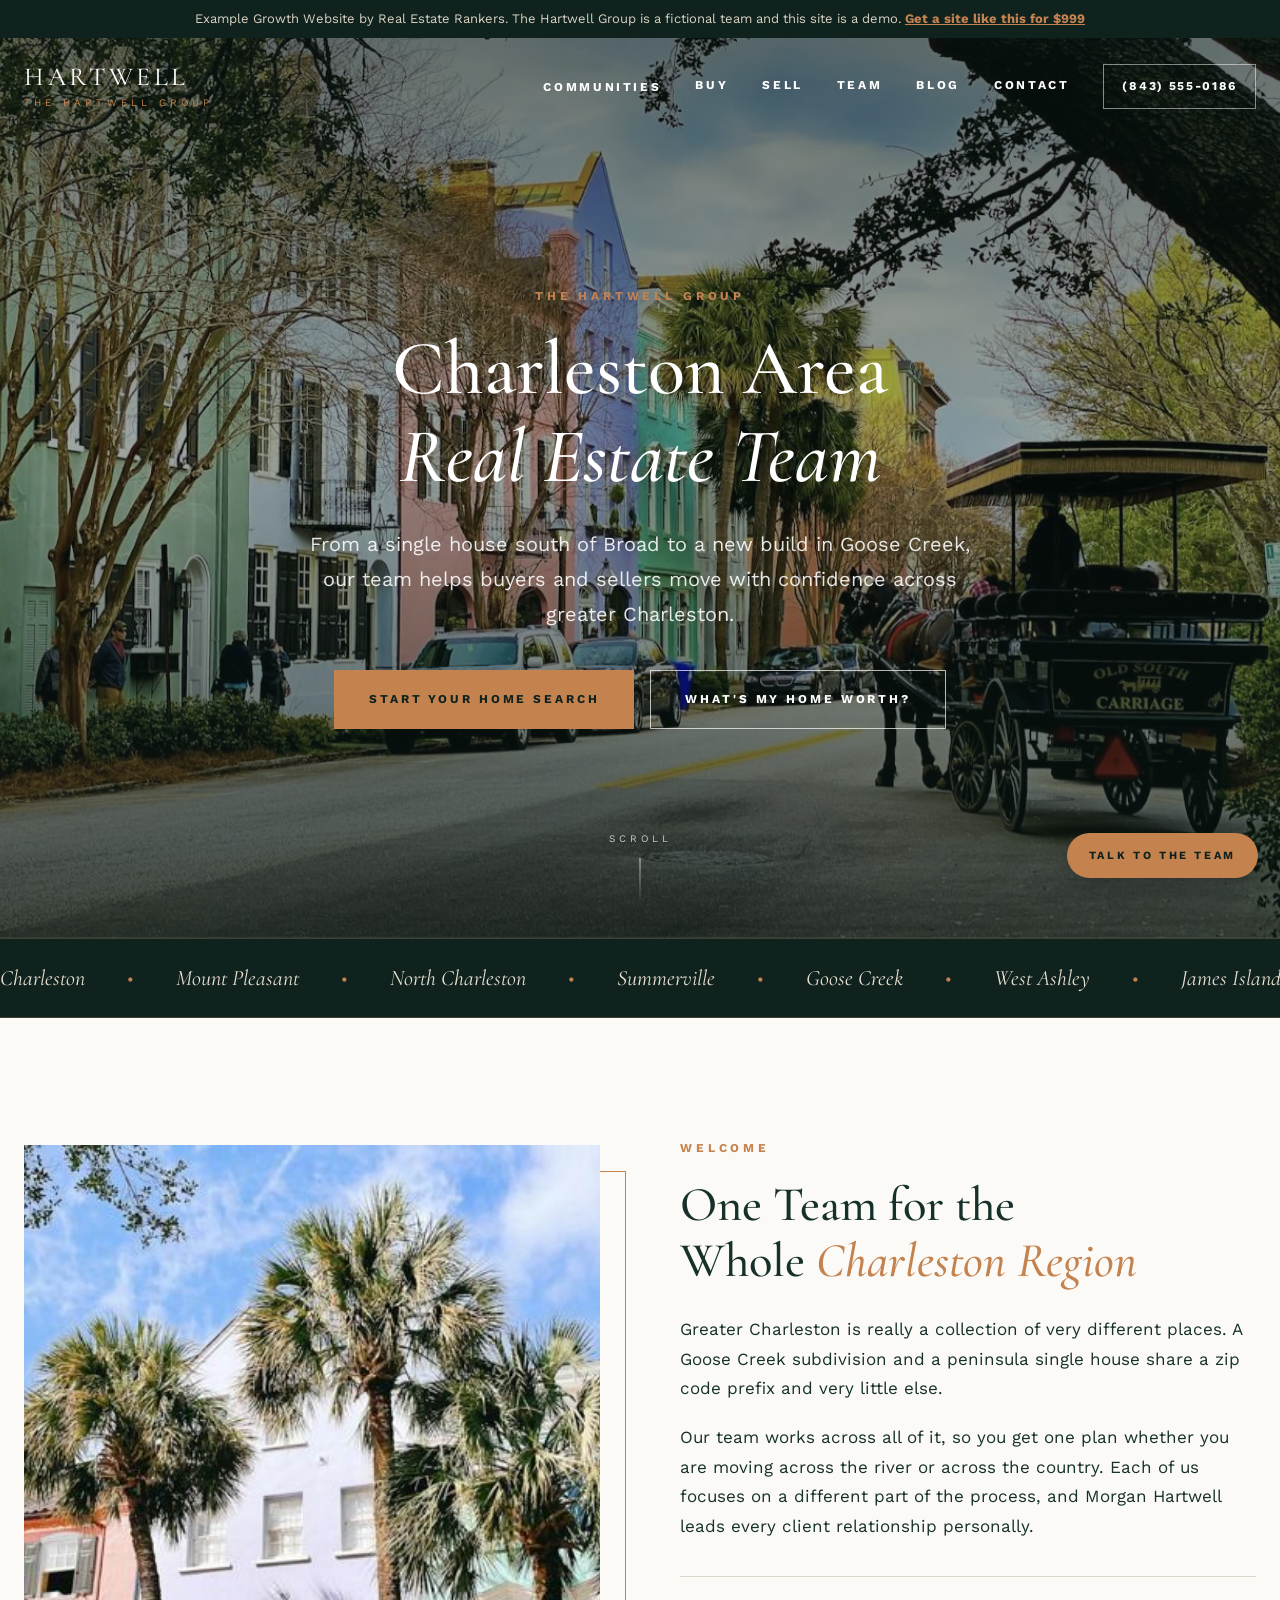
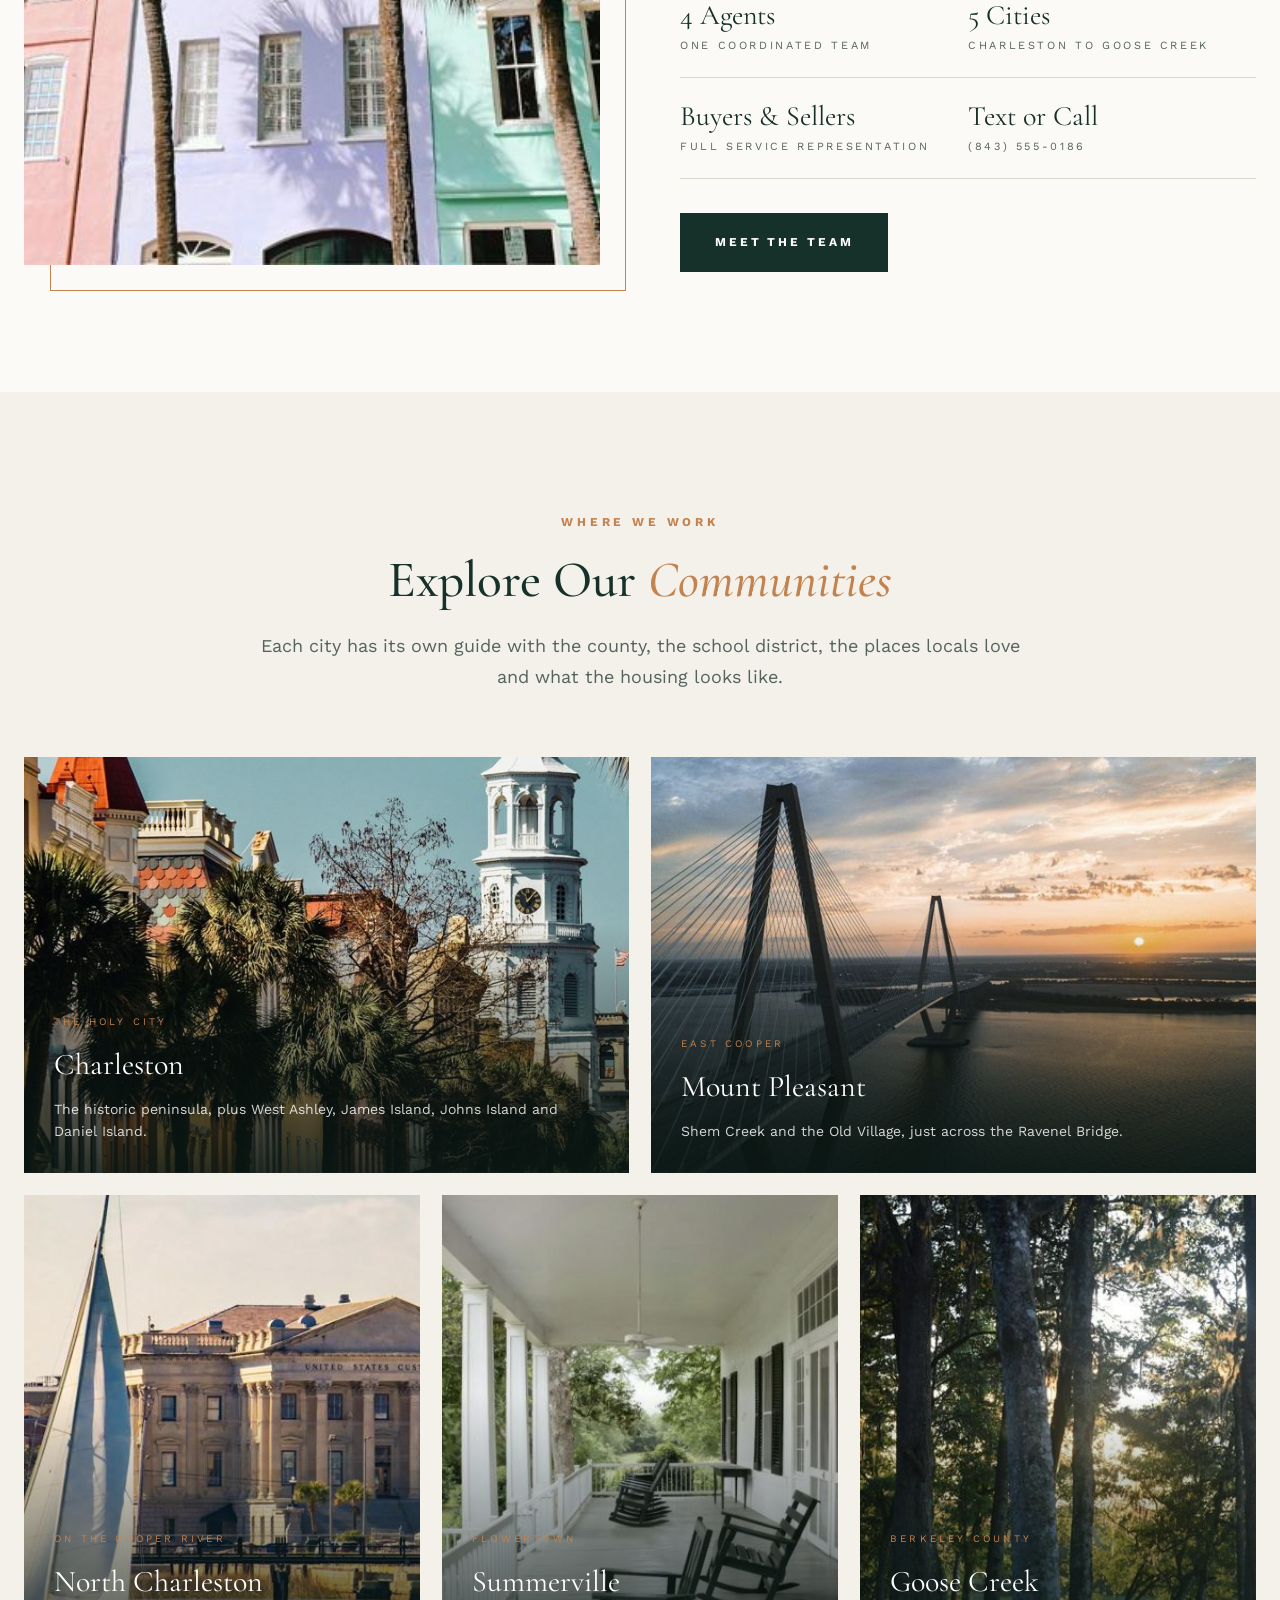
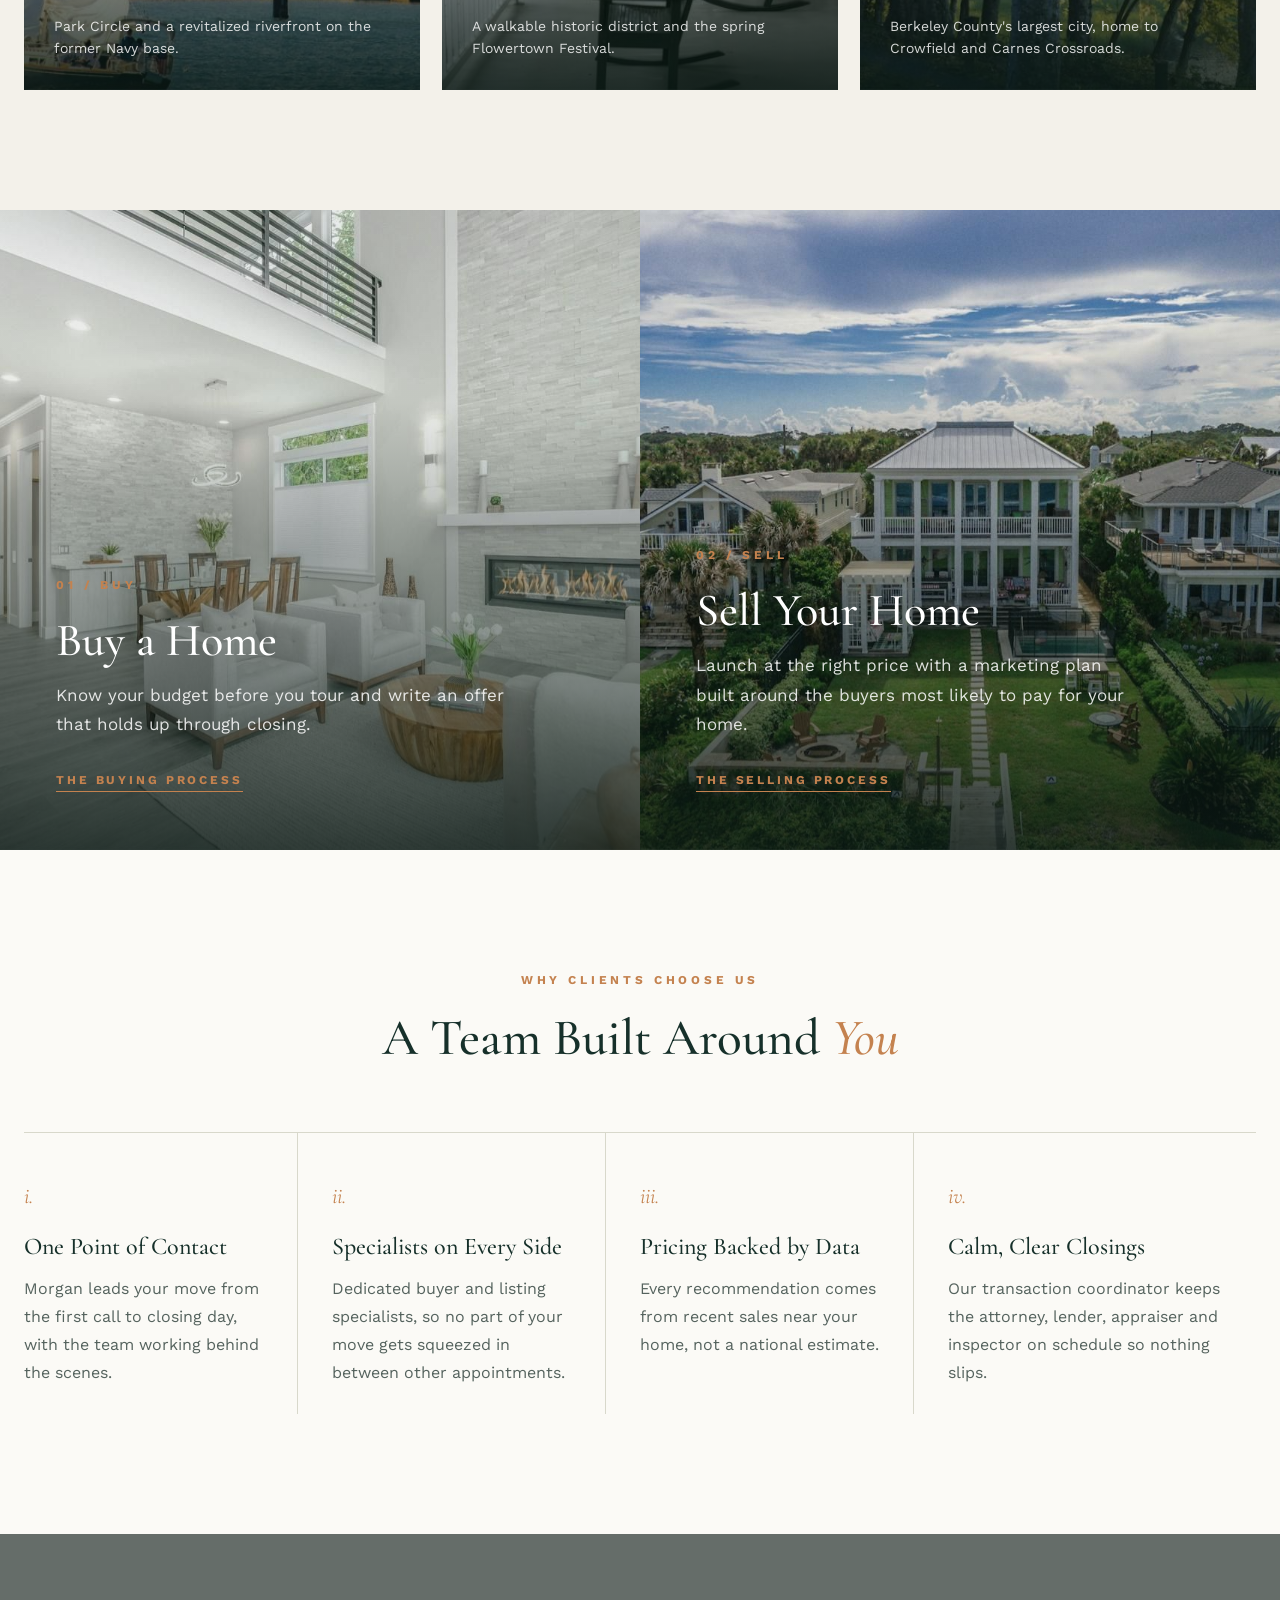
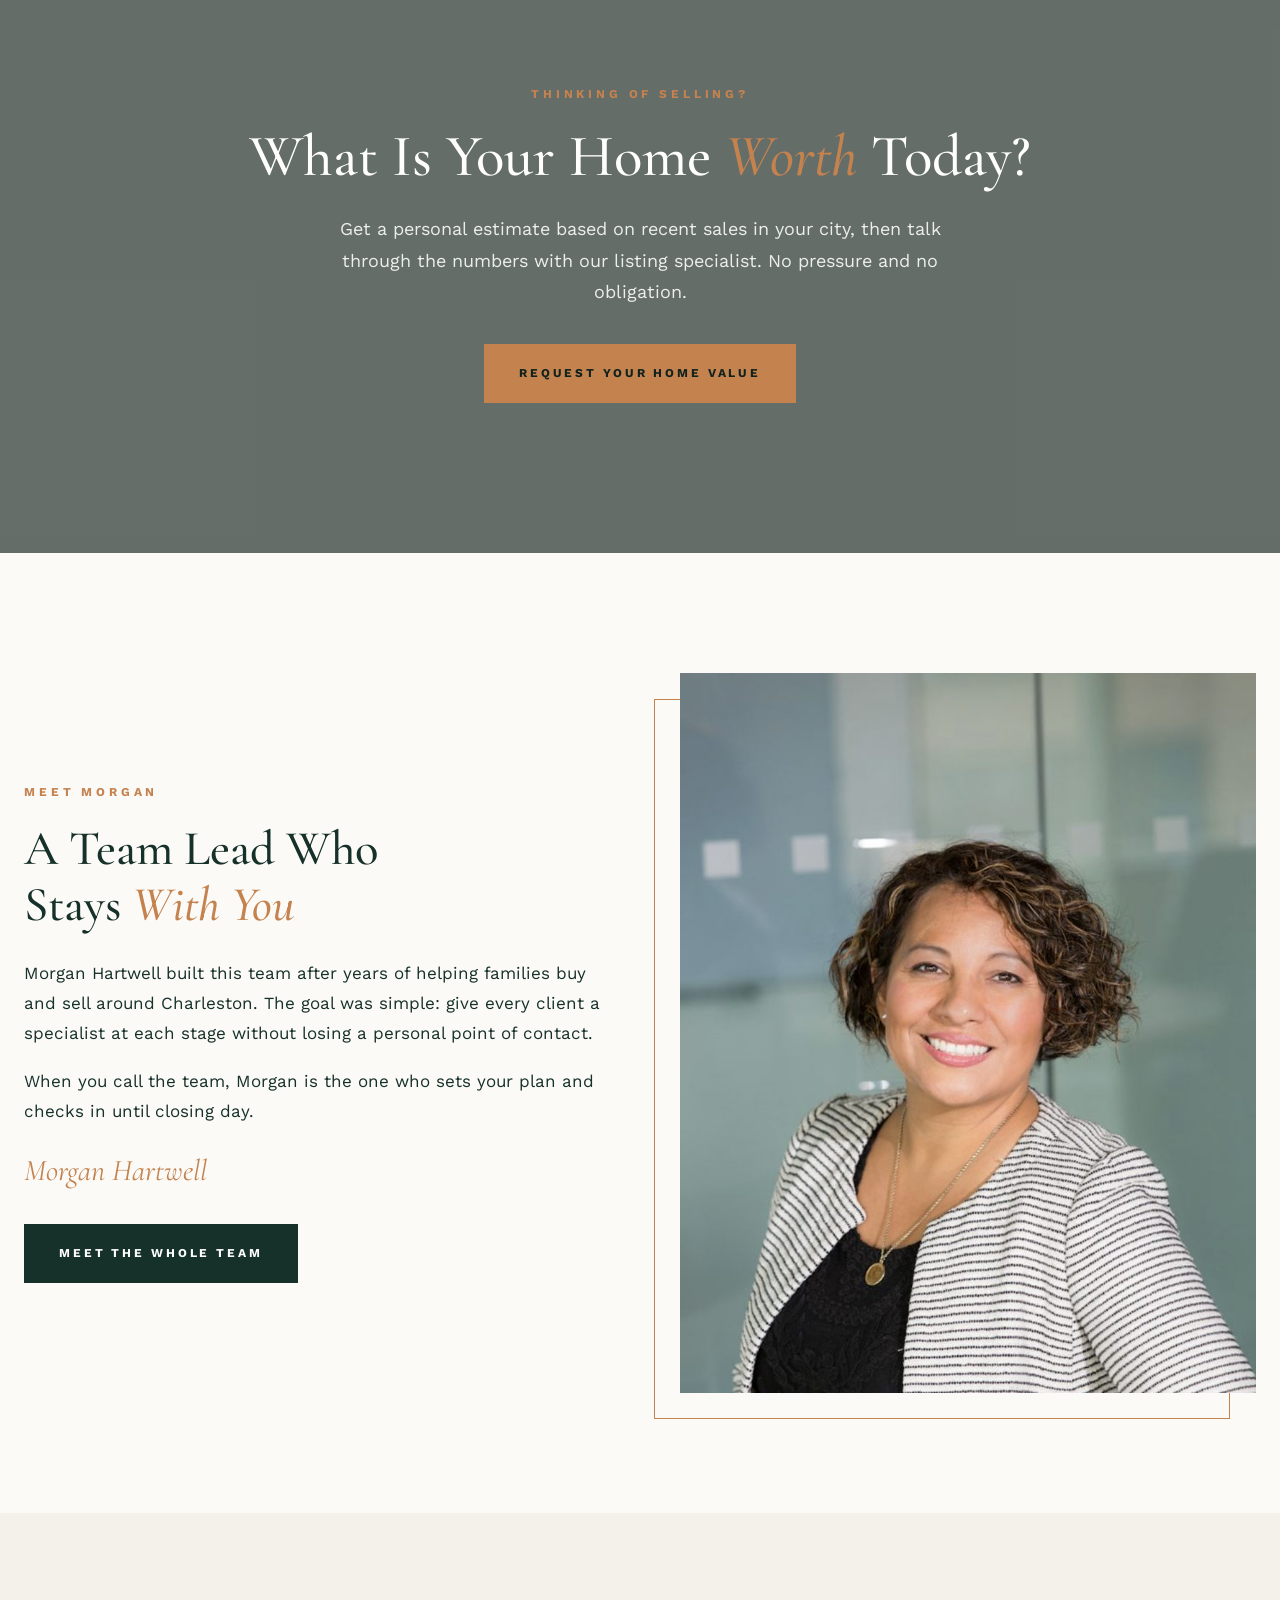
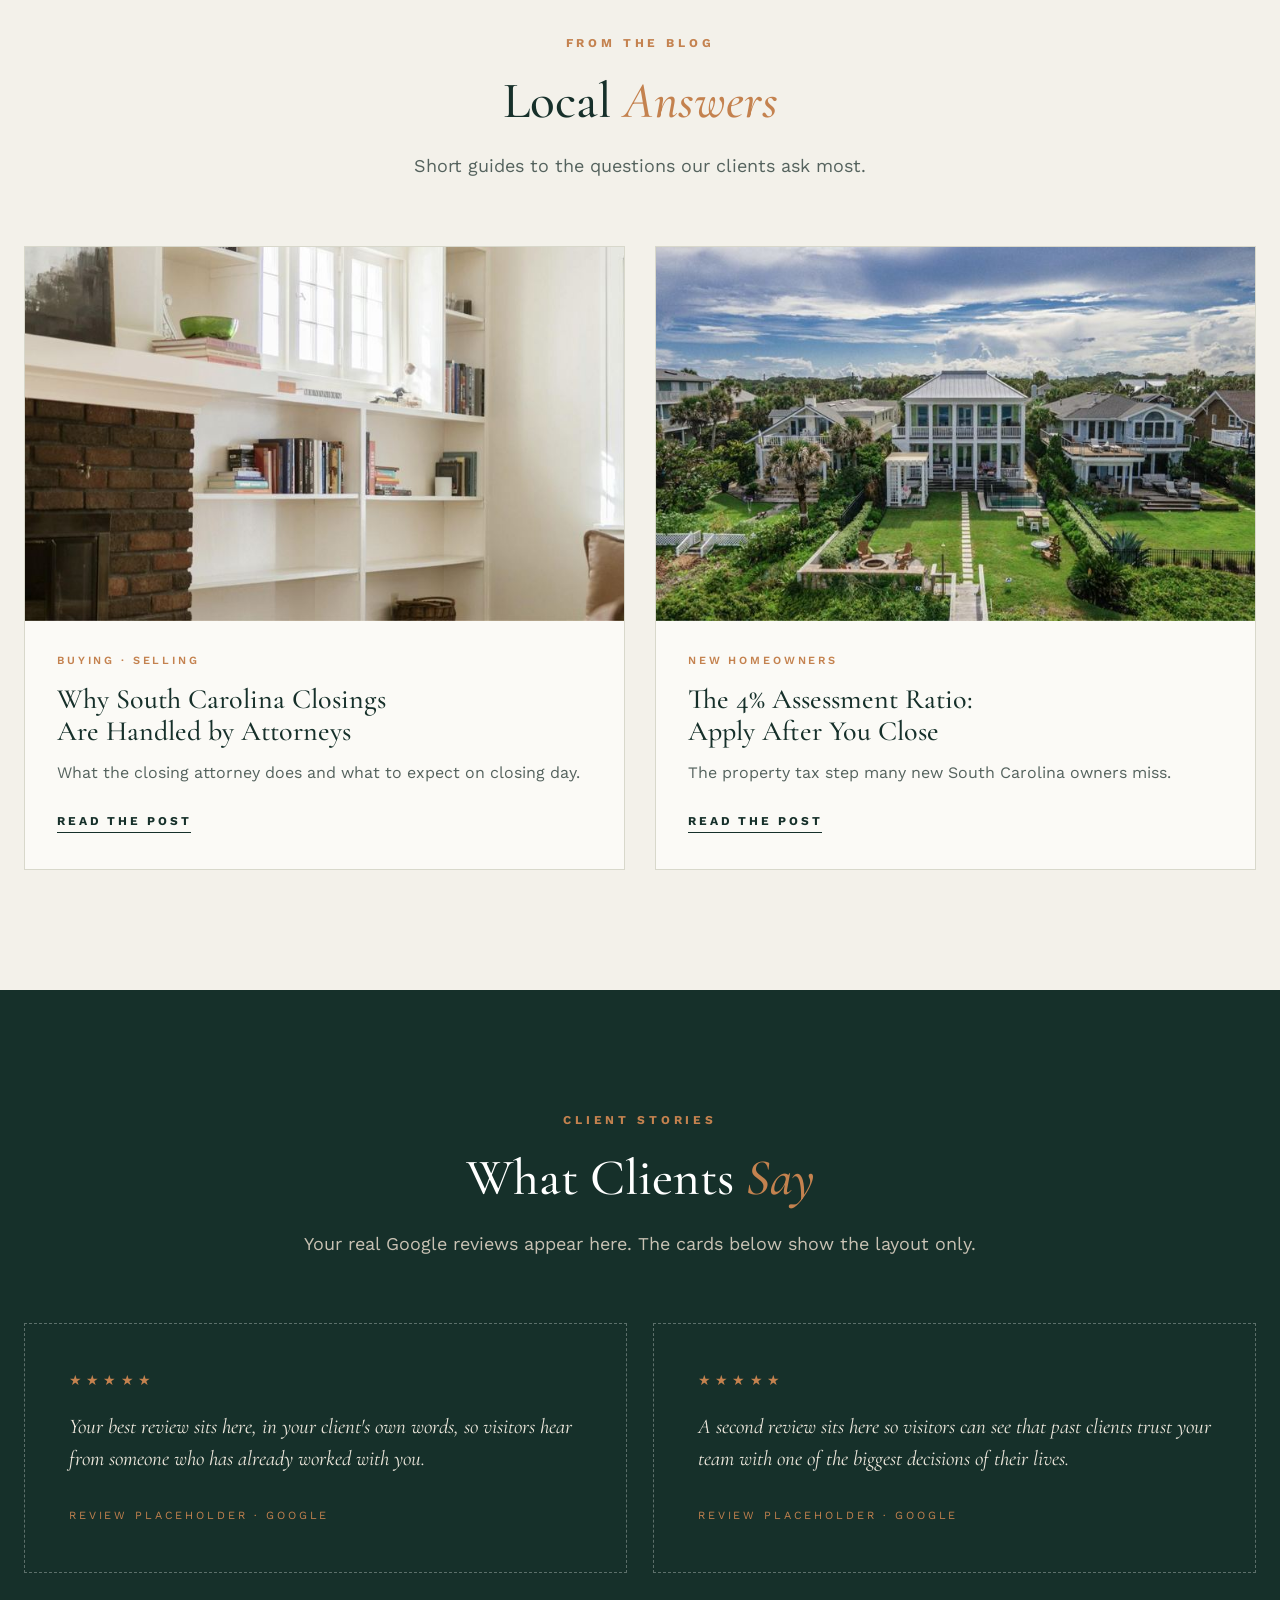
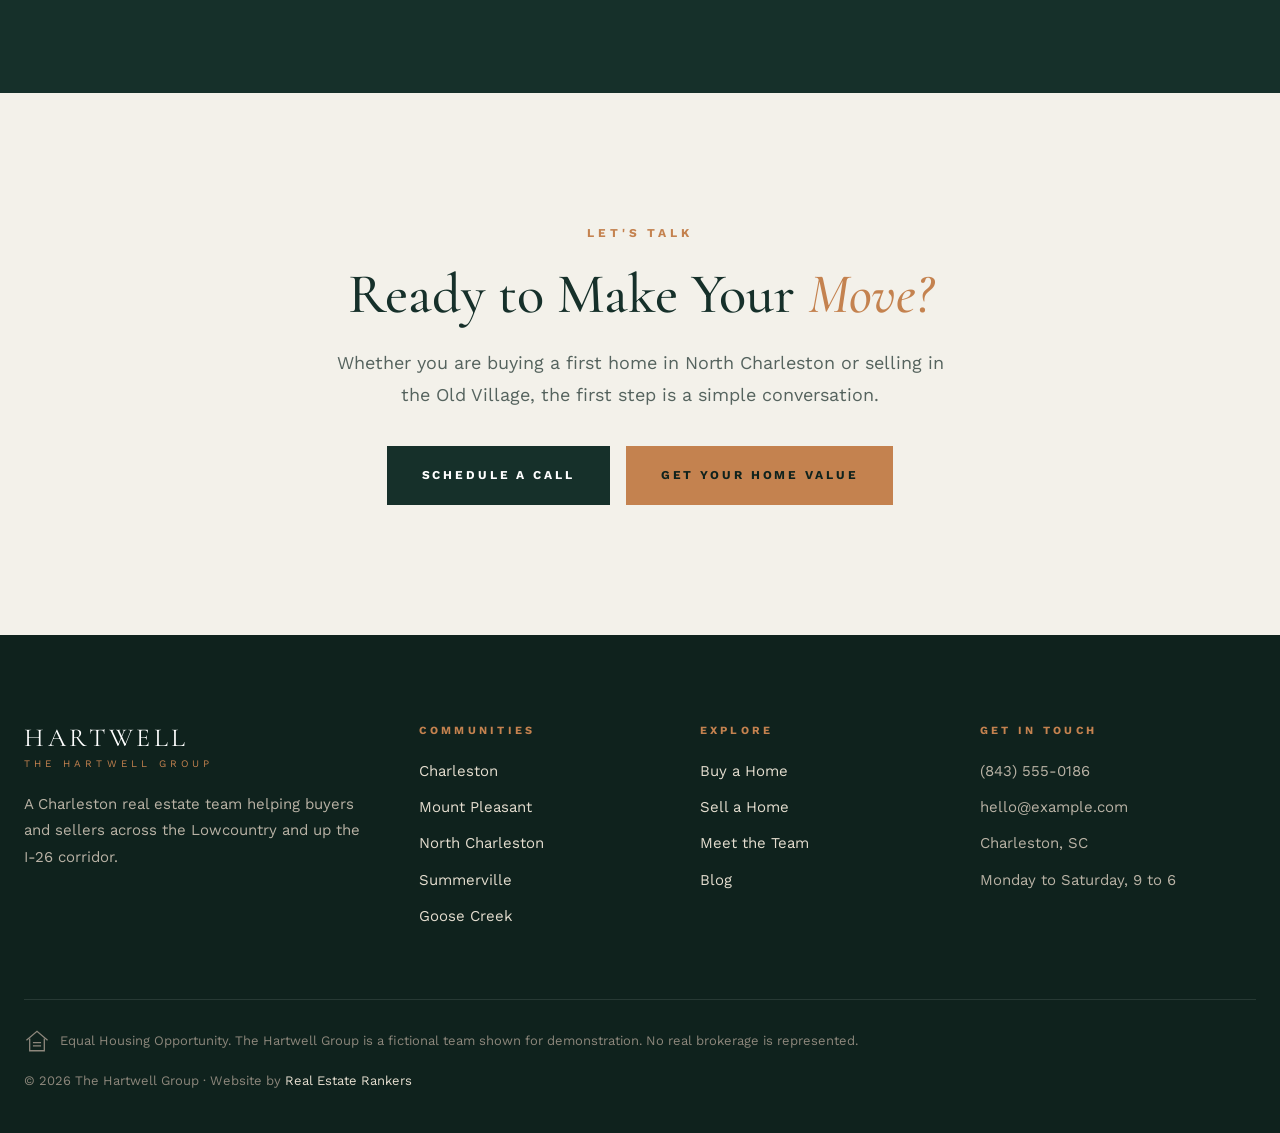
<file: index.html>
<!doctype html><html lang="en"><head><meta charset="utf-8"><meta name="viewport" content="width=device-width, initial-scale=1, viewport-fit=cover"><title>The Hartwell Group | Charleston, SC Real Estate</title><meta name="description" content="Demo Growth website by Real Estate Rankers for a fictional Charleston real estate team."><meta name="robots" content="noindex, nofollow"><link rel="preconnect" href="https://fonts.googleapis.com"><link rel="preconnect" href="https://fonts.gstatic.com" crossorigin><link rel="stylesheet" href="https://fonts.googleapis.com/css2?family=Cormorant+Garamond:ital,wght@0,500;0,600;1,500&family=Work+Sans:wght@400;500;600&display=swap"><link rel="stylesheet" href="styles.css"></head><body>
<div class="demo">Example Growth Website by Real Estate Rankers. The Hartwell Group is a fictional team and this site is a demo. <a href="https://realestaterankers.com/real-estate-web-design/growth/">Get a site like this for $999</a></div>
<header class="site-head" id="top"><div class="wrap"><a class="logo" href="index.html"><b>HARTWELL</b><small>The Hartwell Group</small></a>
<nav class="nav" aria-label="Main"><span class="has-sub"><a href="charleston.html">Communities</a><span class="sub"><a href="charleston.html">Charleston</a><a href="mount-pleasant.html">Mount Pleasant</a><a href="north-charleston.html">North Charleston</a><a href="summerville.html">Summerville</a><a href="goose-creek.html">Goose Creek</a></span></span><a href="buyers.html">Buy</a><a href="sellers.html">Sell</a><a href="about.html">Team</a><a href="blog.html">Blog</a><a href="contact.html">Contact</a><a class="phone" href="contact.html">(843) 555-0186</a></nav>
<button class="menu-btn" type="button" aria-controls="drawer" aria-expanded="false">Menu</button></div></header>
<div class="drawer" id="drawer" hidden><button class="close" type="button">Close</button><a href="index.html">Home</a><a href="buyers.html">Buy</a><a href="sellers.html">Sell</a><a href="about.html">Team</a><a href="blog.html">Blog</a><a href="contact.html">Contact</a><span class="grp">Communities</span><a href="charleston.html">Charleston</a><a href="mount-pleasant.html">Mount Pleasant</a><a href="north-charleston.html">North Charleston</a><a href="summerville.html">Summerville</a><a href="goose-creek.html">Goose Creek</a><p>(843) 555-0186<br>hello@example.com</p></div><main>

<section class="hero" style="background-image:url(img/rainbow-row.jpg)"><div class="wrap">
<span class="eyebrow">The Hartwell Group</span>
<h1>Charleston Area <em>Real Estate Team</em></h1>
<p class="lede">From a single house south of Broad to a new build in Goose Creek, our team helps buyers and sellers move with confidence across greater Charleston.</p>
<div class="ctas"><a class="btn" href="buyers.html">Start Your Home Search</a><a class="btn ghost" href="sellers.html#valuation">What's My Home Worth?</a></div>
</div><span class="scroll-cue">Scroll</span></section>

<div class="marquee" aria-hidden="true"><div class="track"><span>Charleston</span><span>Mount Pleasant</span><span>North Charleston</span><span>Summerville</span><span>Goose Creek</span><span>West Ashley</span><span>James Island</span><span>Daniel Island</span><span>Park Circle</span><span>Old Village</span><span>Charleston</span><span>Mount Pleasant</span><span>North Charleston</span><span>Summerville</span><span>Goose Creek</span><span>West Ashley</span><span>James Island</span><span>Daniel Island</span><span>Park Circle</span><span>Old Village</span></div></div>

<section><div class="wrap split">
<div class="photo"><img src="img/sm-palms.jpg" alt="Palmetto trees in front of Charleston row houses"></div>
<div><span class="eyebrow">Welcome</span><h2>One Team for the Whole <em>Charleston Region</em></h2>
<p>Greater Charleston is really a collection of very different places. A Goose Creek subdivision and a peninsula single house share a zip code prefix and very little else.</p>
<p>Our team works across all of it, so you get one plan whether you are moving across the river or across the country. Each of us focuses on a different part of the process, and Morgan Hartwell leads every client relationship personally.</p>
<div class="facts"><div><b>4 Agents</b><span>One coordinated team</span></div><div><b>5 Cities</b><span>Charleston to Goose Creek</span></div><div><b>Buyers &amp; Sellers</b><span>Full service representation</span></div><div><b>Text or Call</b><span>(843) 555-0186</span></div></div>
<a class="btn dark" href="about.html">Meet the Team</a></div>
</div></section>

<section class="bg-ivory" id="cities"><div class="wrap">
<div class="sec-head"><span class="eyebrow">Where We Work</span><h2>Explore Our <em>Communities</em></h2><p>Each city has its own guide with the county, the school district, the places locals love and what the housing looks like.</p></div>
<div class="citygrid"><a class="hood" href="charleston.html"><img src="img/sm-steeple.jpg" alt="Charleston, South Carolina" loading="lazy"><div class="cap"><small>The Holy City</small><b>Charleston</b><span>The historic peninsula, plus West Ashley, James Island, Johns Island and Daniel Island.</span></div></a><a class="hood" href="mount-pleasant.html"><img src="img/sm-bridge.jpg" alt="Mount Pleasant, South Carolina" loading="lazy"><div class="cap"><small>East Cooper</small><b>Mount Pleasant</b><span>Shem Creek and the Old Village, just across the Ravenel Bridge.</span></div></a><a class="hood" href="north-charleston.html"><img src="img/sm-harbor.jpg" alt="North Charleston, South Carolina" loading="lazy"><div class="cap"><small>On the Cooper River</small><b>North Charleston</b><span>Park Circle and a revitalized riverfront on the former Navy base.</span></div></a><a class="hood" href="summerville.html"><img src="img/sm-porch.jpg" alt="Summerville, South Carolina" loading="lazy"><div class="cap"><small>Flowertown</small><b>Summerville</b><span>A walkable historic district and the spring Flowertown Festival.</span></div></a><a class="hood" href="goose-creek.html"><img src="img/sm-oaks.jpg" alt="Goose Creek, South Carolina" loading="lazy"><div class="cap"><small>Berkeley County</small><b>Goose Creek</b><span>Berkeley County's largest city, home to Crowfield and Carnes Crossroads.</span></div></a></div>
</div></section>

<div class="panels">
<a class="panel" href="buyers.html" style="background-image:url(img/living.jpg)"><div class="in"><span class="eyebrow">01 / Buy</span><h3>Buy a Home</h3><p>Know your budget before you tour and write an offer that holds up through closing.</p><span class="textlink">The Buying Process</span></div></a>
<a class="panel" href="sellers.html" style="background-image:url(img/coastal-home.jpg)"><div class="in"><span class="eyebrow">02 / Sell</span><h3>Sell Your Home</h3><p>Launch at the right price with a marketing plan built around the buyers most likely to pay for your home.</p><span class="textlink">The Selling Process</span></div></a>
</div>

<section><div class="wrap">
<div class="sec-head"><span class="eyebrow">Why Clients Choose Us</span><h2>A Team Built Around <em>You</em></h2></div>
<div class="pillars">
<div class="pillar"><span class="num">i.</span><h3>One Point of Contact</h3><p>Morgan leads your move from the first call to closing day, with the team working behind the scenes.</p></div>
<div class="pillar"><span class="num">ii.</span><h3>Specialists on Every Side</h3><p>Dedicated buyer and listing specialists, so no part of your move gets squeezed in between other appointments.</p></div>
<div class="pillar"><span class="num">iii.</span><h3>Pricing Backed by Data</h3><p>Every recommendation comes from recent sales near your home, not a national estimate.</p></div>
<div class="pillar"><span class="num">iv.</span><h3>Calm, Clear Closings</h3><p>Our transaction coordinator keeps the attorney, lender, appraiser and inspector on schedule so nothing slips.</p></div>
</div></div></section>

<section class="band" style="background-image:url(img/kitchen.jpg)"><div class="wrap">
<span class="eyebrow">Thinking of Selling?</span><h2>What Is Your Home <em>Worth</em> Today?</h2>
<p>Get a personal estimate based on recent sales in your city, then talk through the numbers with our listing specialist. No pressure and no obligation.</p>
<a class="btn" href="sellers.html#valuation">Request Your Home Value</a></div></section>

<section><div class="wrap split flip">
<div class="photo"><img src="img/morgan.jpg" alt="Portrait of Morgan Hartwell, fictional Charleston real estate team lead"></div>
<div><span class="eyebrow">Meet Morgan</span><h2>A Team Lead Who Stays <em>With You</em></h2>
<p>Morgan Hartwell built this team after years of helping families buy and sell around Charleston. The goal was simple: give every client a specialist at each stage without losing a personal point of contact.</p>
<p>When you call the team, Morgan is the one who sets your plan and checks in until closing day.</p>
<p class="sig">Morgan Hartwell</p>
<a class="btn dark" href="about.html">Meet the Whole Team</a></div>
</div></section>

<section class="bg-ivory"><div class="wrap">
<div class="sec-head"><span class="eyebrow">From the Blog</span><h2>Local <em>Answers</em></h2><p>Short guides to the questions our clients ask most.</p></div>
<div class="posts">
<a class="post" href="blog/attorney-closings-south-carolina.html"><img src="img/sm-shelves.jpg" alt="Bookshelves in a Charleston home office" loading="lazy"><div class="in"><small>Buying &middot; Selling</small><h3>Why South Carolina Closings Are Handled by Attorneys</h3><p>What the closing attorney does and what to expect on closing day.</p><span class="textlink">Read the Post</span></div></a>
<a class="post" href="blog/four-percent-assessment-ratio.html"><img src="img/sm-coastal-home.jpg" alt="A coastal Charleston area home" loading="lazy"><div class="in"><small>New Homeowners</small><h3>The 4% Assessment Ratio: Apply After You Close</h3><p>The property tax step many new South Carolina owners miss.</p><span class="textlink">Read the Post</span></div></a>
</div></div></section>

<section class="bg-dark"><div class="wrap">
<div class="sec-head"><span class="eyebrow">Client Stories</span><h2>What Clients <em>Say</em></h2><p>Your real Google reviews appear here. The cards below show the layout only.</p></div>
<div class="reviews"><div class="review"><div class="stars">&#9733;&#9733;&#9733;&#9733;&#9733;</div><p>Your best review sits here, in your client's own words, so visitors hear from someone who has already worked with you.</p><small>Review placeholder &middot; Google</small></div><div class="review"><div class="stars">&#9733;&#9733;&#9733;&#9733;&#9733;</div><p>A second review sits here so visitors can see that past clients trust your team with one of the biggest decisions of their lives.</p><small>Review placeholder &middot; Google</small></div></div>
</div></section>
<section class="cta-final"><div class="wrap"><span class="eyebrow">Let's Talk</span><h2>Ready to Make Your <em>Move?</em></h2><p>Whether you are buying a first home in North Charleston or selling in the Old Village, the first step is a simple conversation.</p>
<div class="ctas"><a class="btn dark" href="contact.html">Schedule a Call</a><a class="btn" href="sellers.html#valuation">Get Your Home Value</a></div></div></section></main><footer><div class="wrap"><div class="fgrid4">
<div><a class="logo" href="index.html"><b>HARTWELL</b><small>The Hartwell Group</small></a>
<p>A Charleston real estate team helping buyers and sellers across the Lowcountry and up the I-26 corridor.</p></div>
<div><h4>Communities</h4><ul><li><a href="charleston.html">Charleston</a></li><li><a href="mount-pleasant.html">Mount Pleasant</a></li><li><a href="north-charleston.html">North Charleston</a></li><li><a href="summerville.html">Summerville</a></li><li><a href="goose-creek.html">Goose Creek</a></li></ul></div>
<div><h4>Explore</h4><ul><li><a href="buyers.html">Buy a Home</a></li><li><a href="sellers.html">Sell a Home</a></li><li><a href="about.html">Meet the Team</a></li><li><a href="blog.html">Blog</a></li></ul></div>
<div><h4>Get in Touch</h4><ul><li>(843) 555-0186</li><li>hello@example.com</li><li>Charleston, SC</li><li>Monday to Saturday, 9 to 6</li></ul></div>
</div>
<div class="legal"><span class="eho"><svg viewBox="0 0 32 32" fill="none" stroke="currentColor" stroke-width="1.6"><path d="M3 15 16 4l13 11"/><path d="M7 13v15h18V13"/><path d="M11 18h10M11 22h10"/></svg> Equal Housing Opportunity. The Hartwell Group is a fictional team shown for demonstration. No real brokerage is represented.</span><span>&copy; 2026 The Hartwell Group &middot; Website by <a href="https://realestaterankers.com/">Real Estate Rankers</a></span></div>
</div></footer>
<a class="float-cta" href="contact.html">Talk to the Team</a><script>
(function(){
  var h=document.querySelector('.site-head'),d=document.getElementById('drawer'),b=document.querySelector('.menu-btn');
  function onS(){ if(window.scrollY>90){h.classList.add('solid')}else{h.classList.remove('solid')} }
  window.addEventListener('scroll',onS,{passive:true});onS();
  b.addEventListener('click',function(){d.hidden=false;b.setAttribute('aria-expanded','true')});
  d.querySelector('.close').addEventListener('click',function(){d.hidden=true;b.setAttribute('aria-expanded','false')});
  document.querySelectorAll('form[data-demo]').forEach(function(f){
    f.addEventListener('submit',function(e){e.preventDefault();var n=f.querySelector('.formnote');if(n){n.hidden=false;n.scrollIntoView({block:'nearest',behavior:'smooth'})}});
  });
})();
</script>
</body></html>
</file>
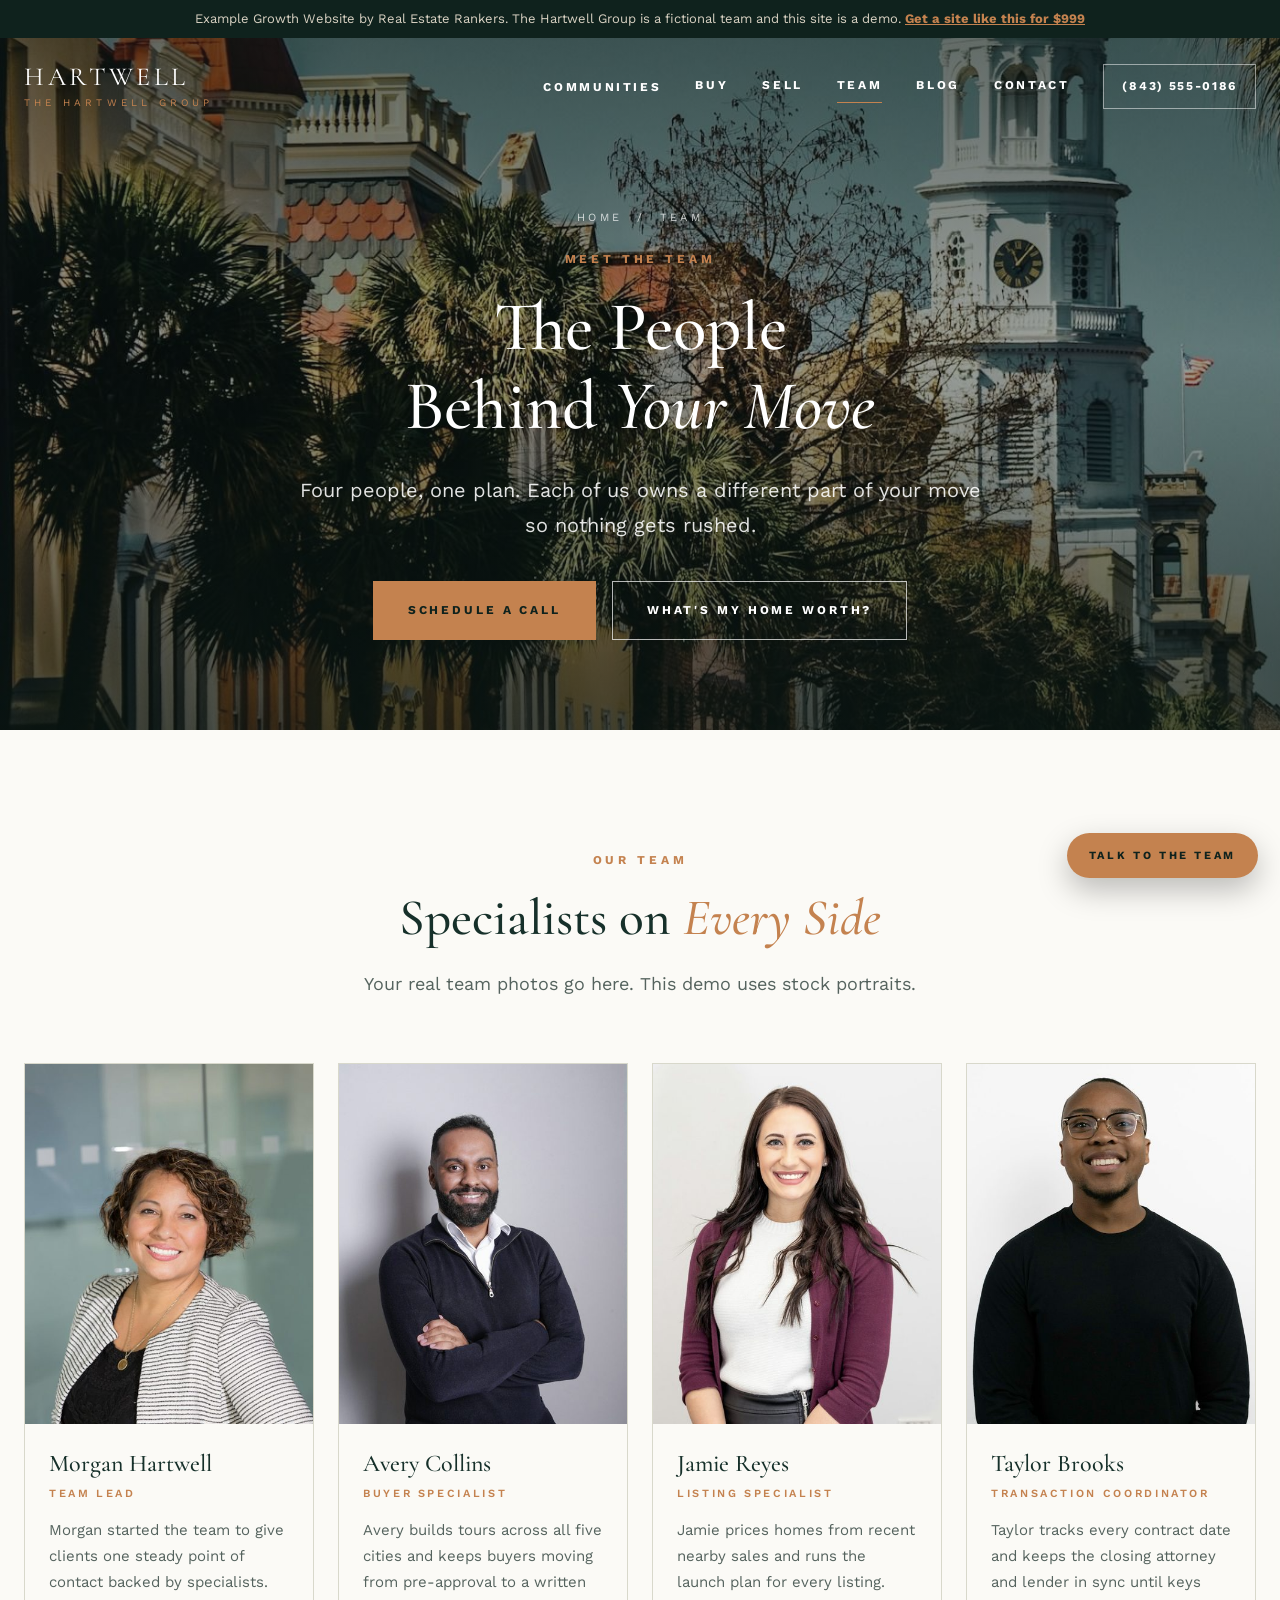
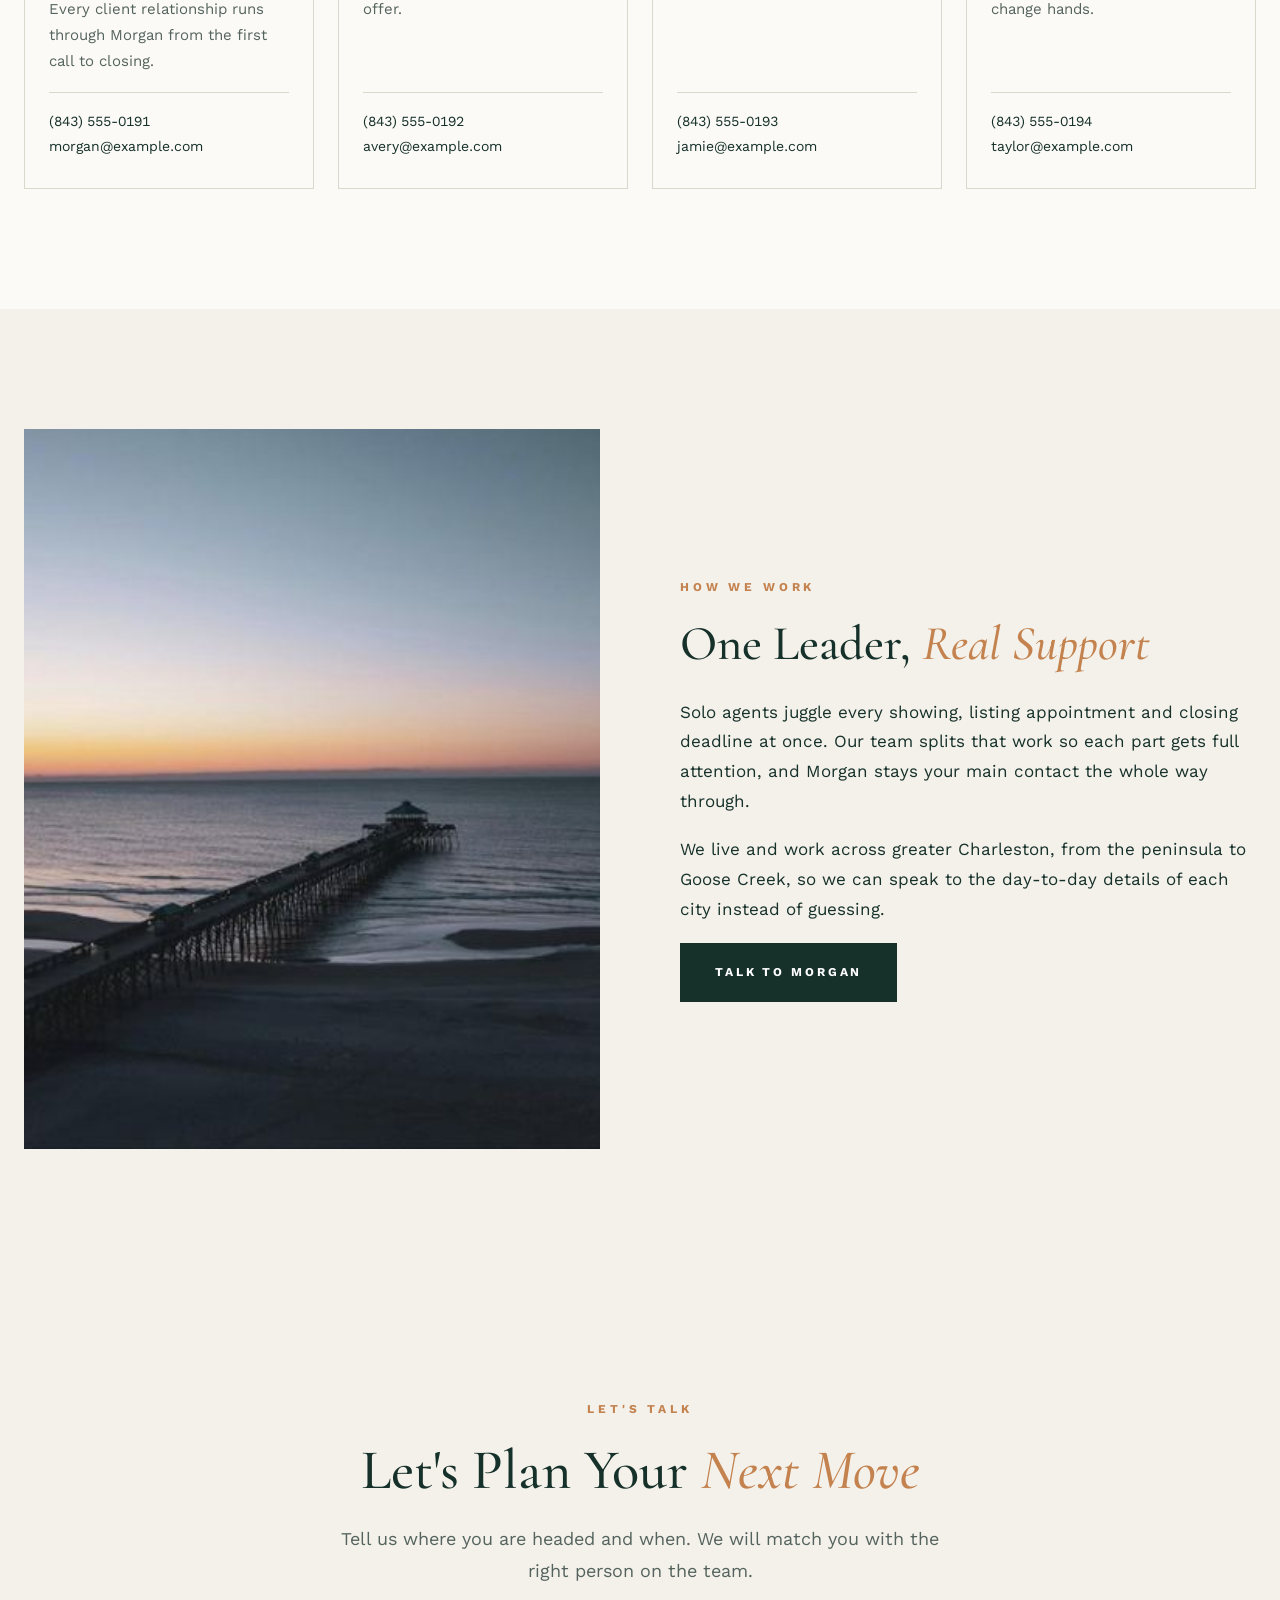
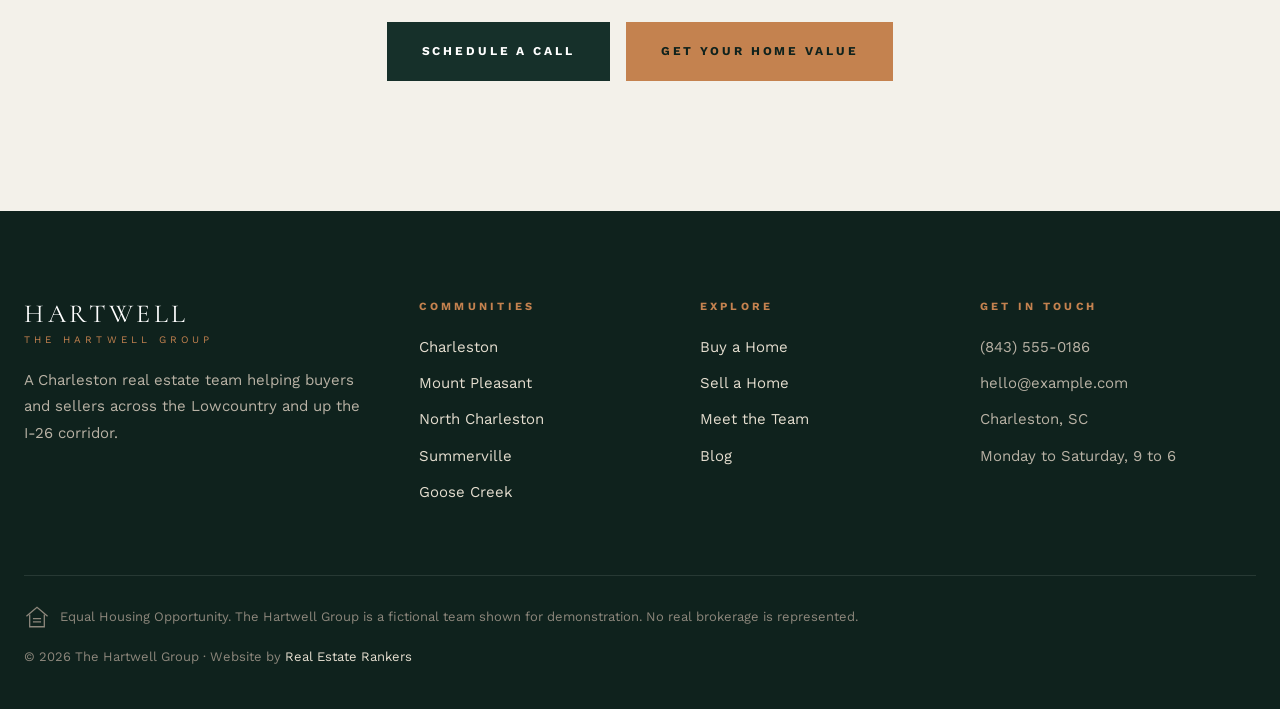
<file: about.html>
<!doctype html><html lang="en"><head><meta charset="utf-8"><meta name="viewport" content="width=device-width, initial-scale=1, viewport-fit=cover"><title>Meet the Team | The Hartwell Group | Charleston, SC</title><meta name="description" content="Meet the fictional Hartwell Group demo team."><meta name="robots" content="noindex, nofollow"><link rel="preconnect" href="https://fonts.googleapis.com"><link rel="preconnect" href="https://fonts.gstatic.com" crossorigin><link rel="stylesheet" href="https://fonts.googleapis.com/css2?family=Cormorant+Garamond:ital,wght@0,500;0,600;1,500&family=Work+Sans:wght@400;500;600&display=swap"><link rel="stylesheet" href="styles.css"></head><body>
<div class="demo">Example Growth Website by Real Estate Rankers. The Hartwell Group is a fictional team and this site is a demo. <a href="https://realestaterankers.com/real-estate-web-design/growth/">Get a site like this for $999</a></div>
<header class="site-head" id="top"><div class="wrap"><a class="logo" href="index.html"><b>HARTWELL</b><small>The Hartwell Group</small></a>
<nav class="nav" aria-label="Main"><span class="has-sub"><a href="charleston.html">Communities</a><span class="sub"><a href="charleston.html">Charleston</a><a href="mount-pleasant.html">Mount Pleasant</a><a href="north-charleston.html">North Charleston</a><a href="summerville.html">Summerville</a><a href="goose-creek.html">Goose Creek</a></span></span><a href="buyers.html">Buy</a><a href="sellers.html">Sell</a><a href="about.html" aria-current="page">Team</a><a href="blog.html">Blog</a><a href="contact.html">Contact</a><a class="phone" href="contact.html">(843) 555-0186</a></nav>
<button class="menu-btn" type="button" aria-controls="drawer" aria-expanded="false">Menu</button></div></header>
<div class="drawer" id="drawer" hidden><button class="close" type="button">Close</button><a href="index.html">Home</a><a href="buyers.html">Buy</a><a href="sellers.html">Sell</a><a href="about.html">Team</a><a href="blog.html">Blog</a><a href="contact.html">Contact</a><span class="grp">Communities</span><a href="charleston.html">Charleston</a><a href="mount-pleasant.html">Mount Pleasant</a><a href="north-charleston.html">North Charleston</a><a href="summerville.html">Summerville</a><a href="goose-creek.html">Goose Creek</a><p>(843) 555-0186<br>hello@example.com</p></div><main>
<section class="hero inner" style="background-image:url(img/steeple.jpg)"><div class="wrap">
<div class="crumbs"><a href="index.html">Home</a> &nbsp;/&nbsp; Team</div>
<span class="eyebrow">Meet the Team</span><h1>The People Behind <em>Your Move</em></h1><p class="lede">Four people, one plan. Each of us owns a different part of your move so nothing gets rushed.</p><div class="ctas"><a class="btn" href="contact.html">Schedule a Call</a><a class="btn ghost" href="sellers.html#valuation">What's My Home Worth?</a></div></div></section>
<section><div class="wrap">
<div class="sec-head"><span class="eyebrow">Our Team</span><h2>Specialists on <em>Every Side</em></h2><p>Your real team photos go here. This demo uses stock portraits.</p></div>
<div class="team"><div class="member"><img class="ph" src="img/team-morgan.jpg" alt="Portrait of Morgan Hartwell, Team Lead" loading="lazy"><div class="bio"><h3>Morgan Hartwell</h3><small>Team Lead</small><p>Morgan started the team to give clients one steady point of contact backed by specialists. Every client relationship runs through Morgan from the first call to closing.</p><p class="mc">(843) 555-0191<br>morgan@example.com</p></div></div><div class="member"><img class="ph" src="img/team-avery.jpg" alt="Portrait of Avery Collins, Buyer Specialist" loading="lazy"><div class="bio"><h3>Avery Collins</h3><small>Buyer Specialist</small><p>Avery builds tours across all five cities and keeps buyers moving from pre-approval to a written offer.</p><p class="mc">(843) 555-0192<br>avery@example.com</p></div></div><div class="member"><img class="ph" src="img/team-jamie.jpg" alt="Portrait of Jamie Reyes, Listing Specialist" loading="lazy"><div class="bio"><h3>Jamie Reyes</h3><small>Listing Specialist</small><p>Jamie prices homes from recent nearby sales and runs the launch plan for every listing.</p><p class="mc">(843) 555-0193<br>jamie@example.com</p></div></div><div class="member"><img class="ph" src="img/team-taylor.jpg" alt="Portrait of Taylor Brooks, Transaction Coordinator" loading="lazy"><div class="bio"><h3>Taylor Brooks</h3><small>Transaction Coordinator</small><p>Taylor tracks every contract date and keeps the closing attorney and lender in sync until keys change hands.</p><p class="mc">(843) 555-0194<br>taylor@example.com</p></div></div></div>
</div></section>

<section class="bg-ivory"><div class="wrap split">
<div class="photo"><img src="img/sm-pier.jpg" alt="A dock reaching into the Charleston marsh" loading="lazy"></div>
<div><span class="eyebrow">How We Work</span><h2>One Leader, <em>Real Support</em></h2>
<p>Solo agents juggle every showing, listing appointment and closing deadline at once. Our team splits that work so each part gets full attention, and Morgan stays your main contact the whole way through.</p>
<p>We live and work across greater Charleston, from the peninsula to Goose Creek, so we can speak to the day-to-day details of each city instead of guessing.</p>
<a class="btn dark" href="contact.html">Talk to Morgan</a></div>
</div></section>
<section class="cta-final"><div class="wrap"><span class="eyebrow">Let's Talk</span><h2>Let's Plan Your <em>Next Move</em></h2><p>Tell us where you are headed and when. We will match you with the right person on the team.</p>
<div class="ctas"><a class="btn dark" href="contact.html">Schedule a Call</a><a class="btn" href="sellers.html#valuation">Get Your Home Value</a></div></div></section></main><footer><div class="wrap"><div class="fgrid4">
<div><a class="logo" href="index.html"><b>HARTWELL</b><small>The Hartwell Group</small></a>
<p>A Charleston real estate team helping buyers and sellers across the Lowcountry and up the I-26 corridor.</p></div>
<div><h4>Communities</h4><ul><li><a href="charleston.html">Charleston</a></li><li><a href="mount-pleasant.html">Mount Pleasant</a></li><li><a href="north-charleston.html">North Charleston</a></li><li><a href="summerville.html">Summerville</a></li><li><a href="goose-creek.html">Goose Creek</a></li></ul></div>
<div><h4>Explore</h4><ul><li><a href="buyers.html">Buy a Home</a></li><li><a href="sellers.html">Sell a Home</a></li><li><a href="about.html">Meet the Team</a></li><li><a href="blog.html">Blog</a></li></ul></div>
<div><h4>Get in Touch</h4><ul><li>(843) 555-0186</li><li>hello@example.com</li><li>Charleston, SC</li><li>Monday to Saturday, 9 to 6</li></ul></div>
</div>
<div class="legal"><span class="eho"><svg viewBox="0 0 32 32" fill="none" stroke="currentColor" stroke-width="1.6"><path d="M3 15 16 4l13 11"/><path d="M7 13v15h18V13"/><path d="M11 18h10M11 22h10"/></svg> Equal Housing Opportunity. The Hartwell Group is a fictional team shown for demonstration. No real brokerage is represented.</span><span>&copy; 2026 The Hartwell Group &middot; Website by <a href="https://realestaterankers.com/">Real Estate Rankers</a></span></div>
</div></footer>
<a class="float-cta" href="contact.html">Talk to the Team</a><script>
(function(){
  var h=document.querySelector('.site-head'),d=document.getElementById('drawer'),b=document.querySelector('.menu-btn');
  function onS(){ if(window.scrollY>90){h.classList.add('solid')}else{h.classList.remove('solid')} }
  window.addEventListener('scroll',onS,{passive:true});onS();
  b.addEventListener('click',function(){d.hidden=false;b.setAttribute('aria-expanded','true')});
  d.querySelector('.close').addEventListener('click',function(){d.hidden=true;b.setAttribute('aria-expanded','false')});
  document.querySelectorAll('form[data-demo]').forEach(function(f){
    f.addEventListener('submit',function(e){e.preventDefault();var n=f.querySelector('.formnote');if(n){n.hidden=false;n.scrollIntoView({block:'nearest',behavior:'smooth'})}});
  });
})();
</script>
</body></html>
</file>
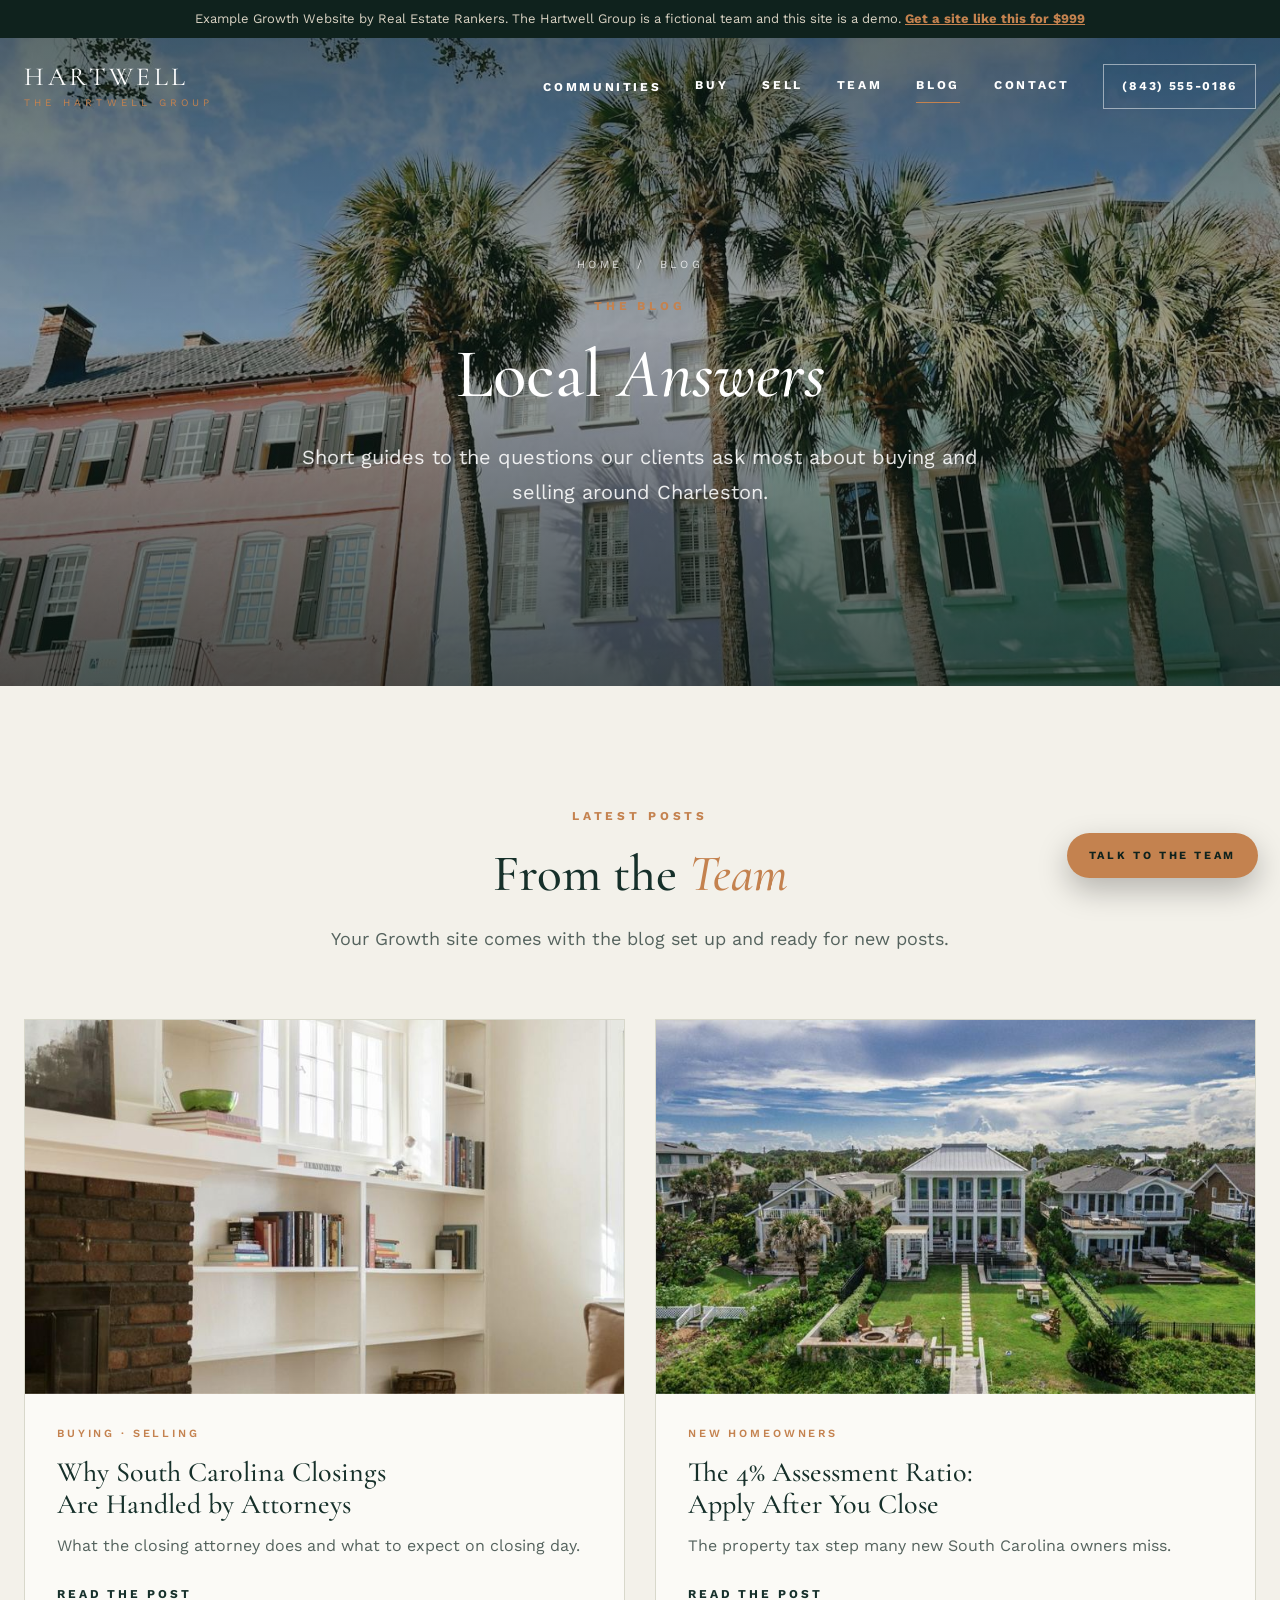
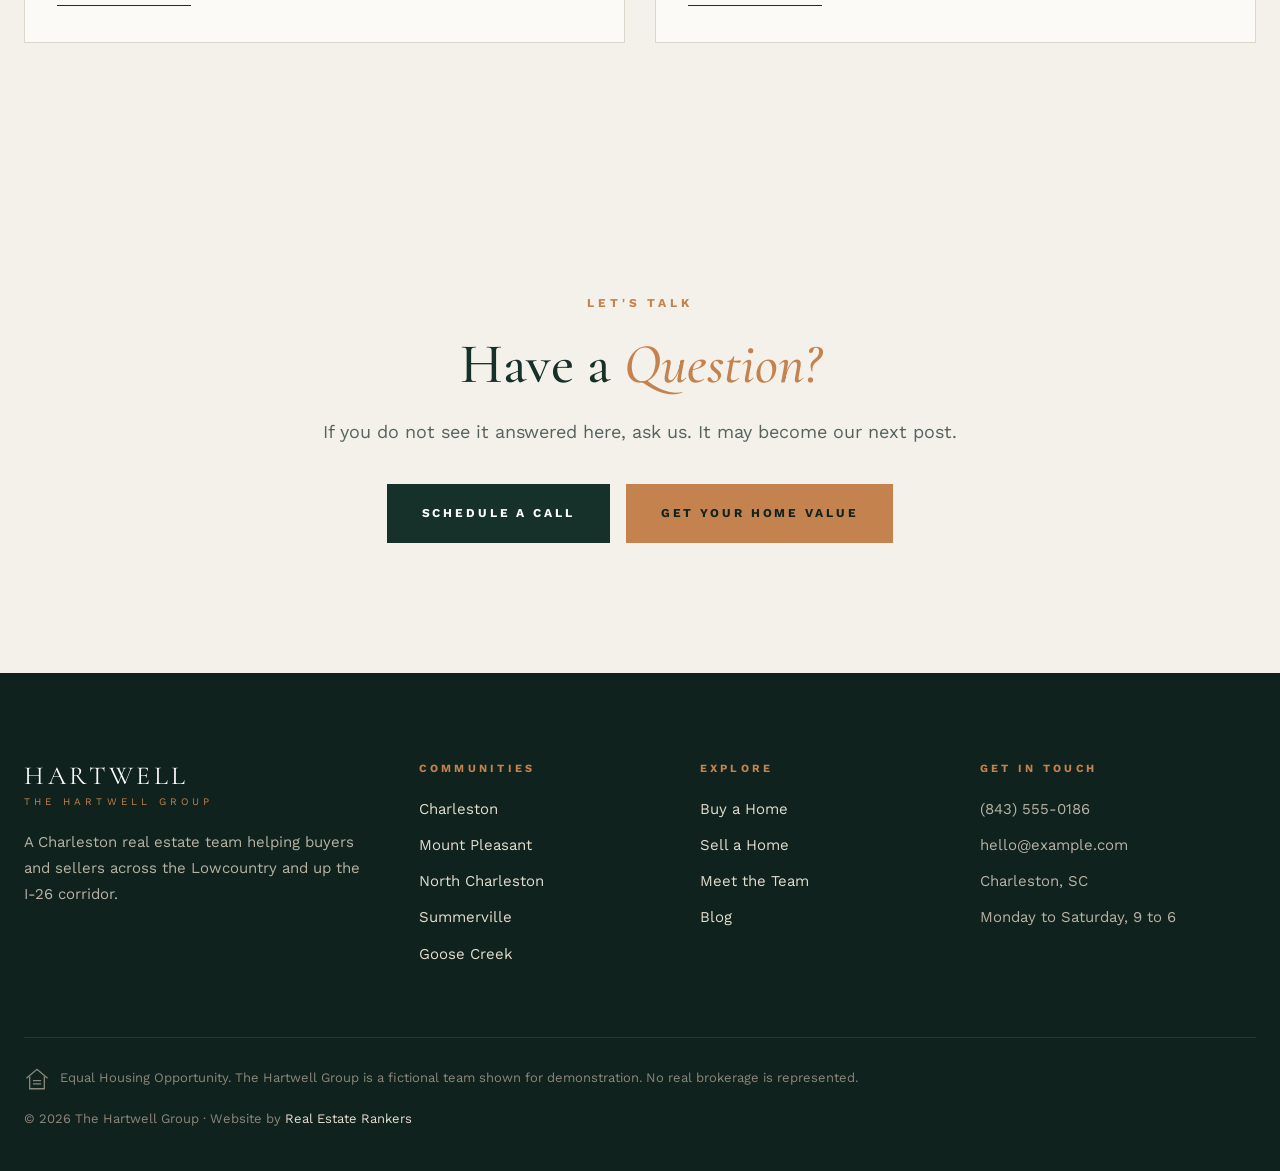
<file: blog.html>
<!doctype html><html lang="en"><head><meta charset="utf-8"><meta name="viewport" content="width=device-width, initial-scale=1, viewport-fit=cover"><title>Blog | The Hartwell Group | Charleston, SC</title><meta name="description" content="Fictional demo blog for a Charleston real estate team."><meta name="robots" content="noindex, nofollow"><link rel="preconnect" href="https://fonts.googleapis.com"><link rel="preconnect" href="https://fonts.gstatic.com" crossorigin><link rel="stylesheet" href="https://fonts.googleapis.com/css2?family=Cormorant+Garamond:ital,wght@0,500;0,600;1,500&family=Work+Sans:wght@400;500;600&display=swap"><link rel="stylesheet" href="styles.css"></head><body>
<div class="demo">Example Growth Website by Real Estate Rankers. The Hartwell Group is a fictional team and this site is a demo. <a href="https://realestaterankers.com/real-estate-web-design/growth/">Get a site like this for $999</a></div>
<header class="site-head" id="top"><div class="wrap"><a class="logo" href="index.html"><b>HARTWELL</b><small>The Hartwell Group</small></a>
<nav class="nav" aria-label="Main"><span class="has-sub"><a href="charleston.html">Communities</a><span class="sub"><a href="charleston.html">Charleston</a><a href="mount-pleasant.html">Mount Pleasant</a><a href="north-charleston.html">North Charleston</a><a href="summerville.html">Summerville</a><a href="goose-creek.html">Goose Creek</a></span></span><a href="buyers.html">Buy</a><a href="sellers.html">Sell</a><a href="about.html">Team</a><a href="blog.html" aria-current="page">Blog</a><a href="contact.html">Contact</a><a class="phone" href="contact.html">(843) 555-0186</a></nav>
<button class="menu-btn" type="button" aria-controls="drawer" aria-expanded="false">Menu</button></div></header>
<div class="drawer" id="drawer" hidden><button class="close" type="button">Close</button><a href="index.html">Home</a><a href="buyers.html">Buy</a><a href="sellers.html">Sell</a><a href="about.html">Team</a><a href="blog.html">Blog</a><a href="contact.html">Contact</a><span class="grp">Communities</span><a href="charleston.html">Charleston</a><a href="mount-pleasant.html">Mount Pleasant</a><a href="north-charleston.html">North Charleston</a><a href="summerville.html">Summerville</a><a href="goose-creek.html">Goose Creek</a><p>(843) 555-0186<br>hello@example.com</p></div><main>
<section class="hero inner" style="background-image:url(img/palms.jpg)"><div class="wrap">
<div class="crumbs"><a href="index.html">Home</a> &nbsp;/&nbsp; Blog</div>
<span class="eyebrow">The Blog</span><h1>Local <em>Answers</em></h1><p class="lede">Short guides to the questions our clients ask most about buying and selling around Charleston.</p></div></section>
<section class="bg-ivory"><div class="wrap">
<div class="sec-head"><span class="eyebrow">Latest Posts</span><h2>From the <em>Team</em></h2><p>Your Growth site comes with the blog set up and ready for new posts.</p></div>
<div class="posts"><a class="post" href="blog/attorney-closings-south-carolina.html"><img src="img/sm-shelves.jpg" alt="" loading="lazy"><div class="in"><small>Buying &middot; Selling</small><h3>Why South Carolina Closings Are Handled by Attorneys</h3><p>What the closing attorney does and what to expect on closing day.</p><span class="textlink">Read the Post</span></div></a><a class="post" href="blog/four-percent-assessment-ratio.html"><img src="img/sm-coastal-home.jpg" alt="" loading="lazy"><div class="in"><small>New Homeowners</small><h3>The 4% Assessment Ratio: Apply After You Close</h3><p>The property tax step many new South Carolina owners miss.</p><span class="textlink">Read the Post</span></div></a></div>
</div></section>
<section class="cta-final"><div class="wrap"><span class="eyebrow">Let's Talk</span><h2>Have a <em>Question?</em></h2><p>If you do not see it answered here, ask us. It may become our next post.</p>
<div class="ctas"><a class="btn dark" href="contact.html">Schedule a Call</a><a class="btn" href="sellers.html#valuation">Get Your Home Value</a></div></div></section></main><footer><div class="wrap"><div class="fgrid4">
<div><a class="logo" href="index.html"><b>HARTWELL</b><small>The Hartwell Group</small></a>
<p>A Charleston real estate team helping buyers and sellers across the Lowcountry and up the I-26 corridor.</p></div>
<div><h4>Communities</h4><ul><li><a href="charleston.html">Charleston</a></li><li><a href="mount-pleasant.html">Mount Pleasant</a></li><li><a href="north-charleston.html">North Charleston</a></li><li><a href="summerville.html">Summerville</a></li><li><a href="goose-creek.html">Goose Creek</a></li></ul></div>
<div><h4>Explore</h4><ul><li><a href="buyers.html">Buy a Home</a></li><li><a href="sellers.html">Sell a Home</a></li><li><a href="about.html">Meet the Team</a></li><li><a href="blog.html">Blog</a></li></ul></div>
<div><h4>Get in Touch</h4><ul><li>(843) 555-0186</li><li>hello@example.com</li><li>Charleston, SC</li><li>Monday to Saturday, 9 to 6</li></ul></div>
</div>
<div class="legal"><span class="eho"><svg viewBox="0 0 32 32" fill="none" stroke="currentColor" stroke-width="1.6"><path d="M3 15 16 4l13 11"/><path d="M7 13v15h18V13"/><path d="M11 18h10M11 22h10"/></svg> Equal Housing Opportunity. The Hartwell Group is a fictional team shown for demonstration. No real brokerage is represented.</span><span>&copy; 2026 The Hartwell Group &middot; Website by <a href="https://realestaterankers.com/">Real Estate Rankers</a></span></div>
</div></footer>
<a class="float-cta" href="contact.html">Talk to the Team</a><script>
(function(){
  var h=document.querySelector('.site-head'),d=document.getElementById('drawer'),b=document.querySelector('.menu-btn');
  function onS(){ if(window.scrollY>90){h.classList.add('solid')}else{h.classList.remove('solid')} }
  window.addEventListener('scroll',onS,{passive:true});onS();
  b.addEventListener('click',function(){d.hidden=false;b.setAttribute('aria-expanded','true')});
  d.querySelector('.close').addEventListener('click',function(){d.hidden=true;b.setAttribute('aria-expanded','false')});
  document.querySelectorAll('form[data-demo]').forEach(function(f){
    f.addEventListener('submit',function(e){e.preventDefault();var n=f.querySelector('.formnote');if(n){n.hidden=false;n.scrollIntoView({block:'nearest',behavior:'smooth'})}});
  });
})();
</script>
</body></html>
</file>
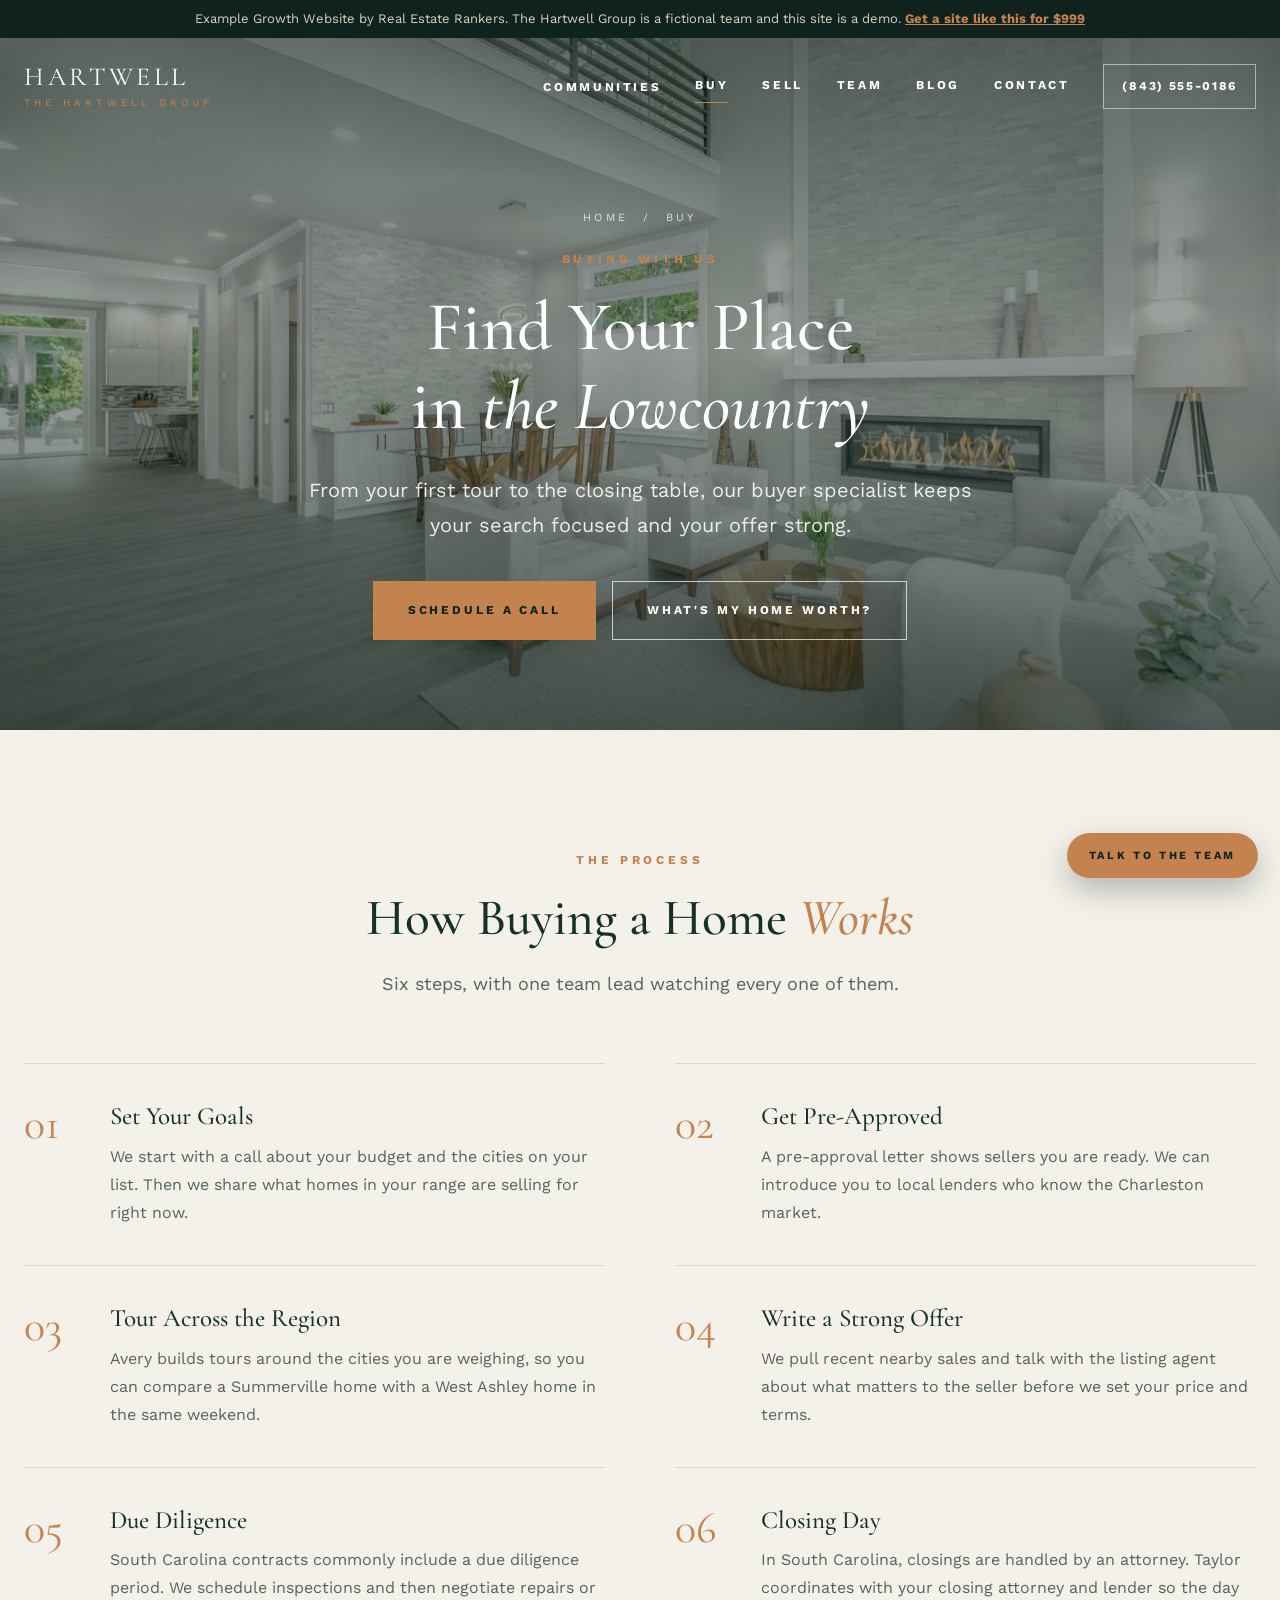
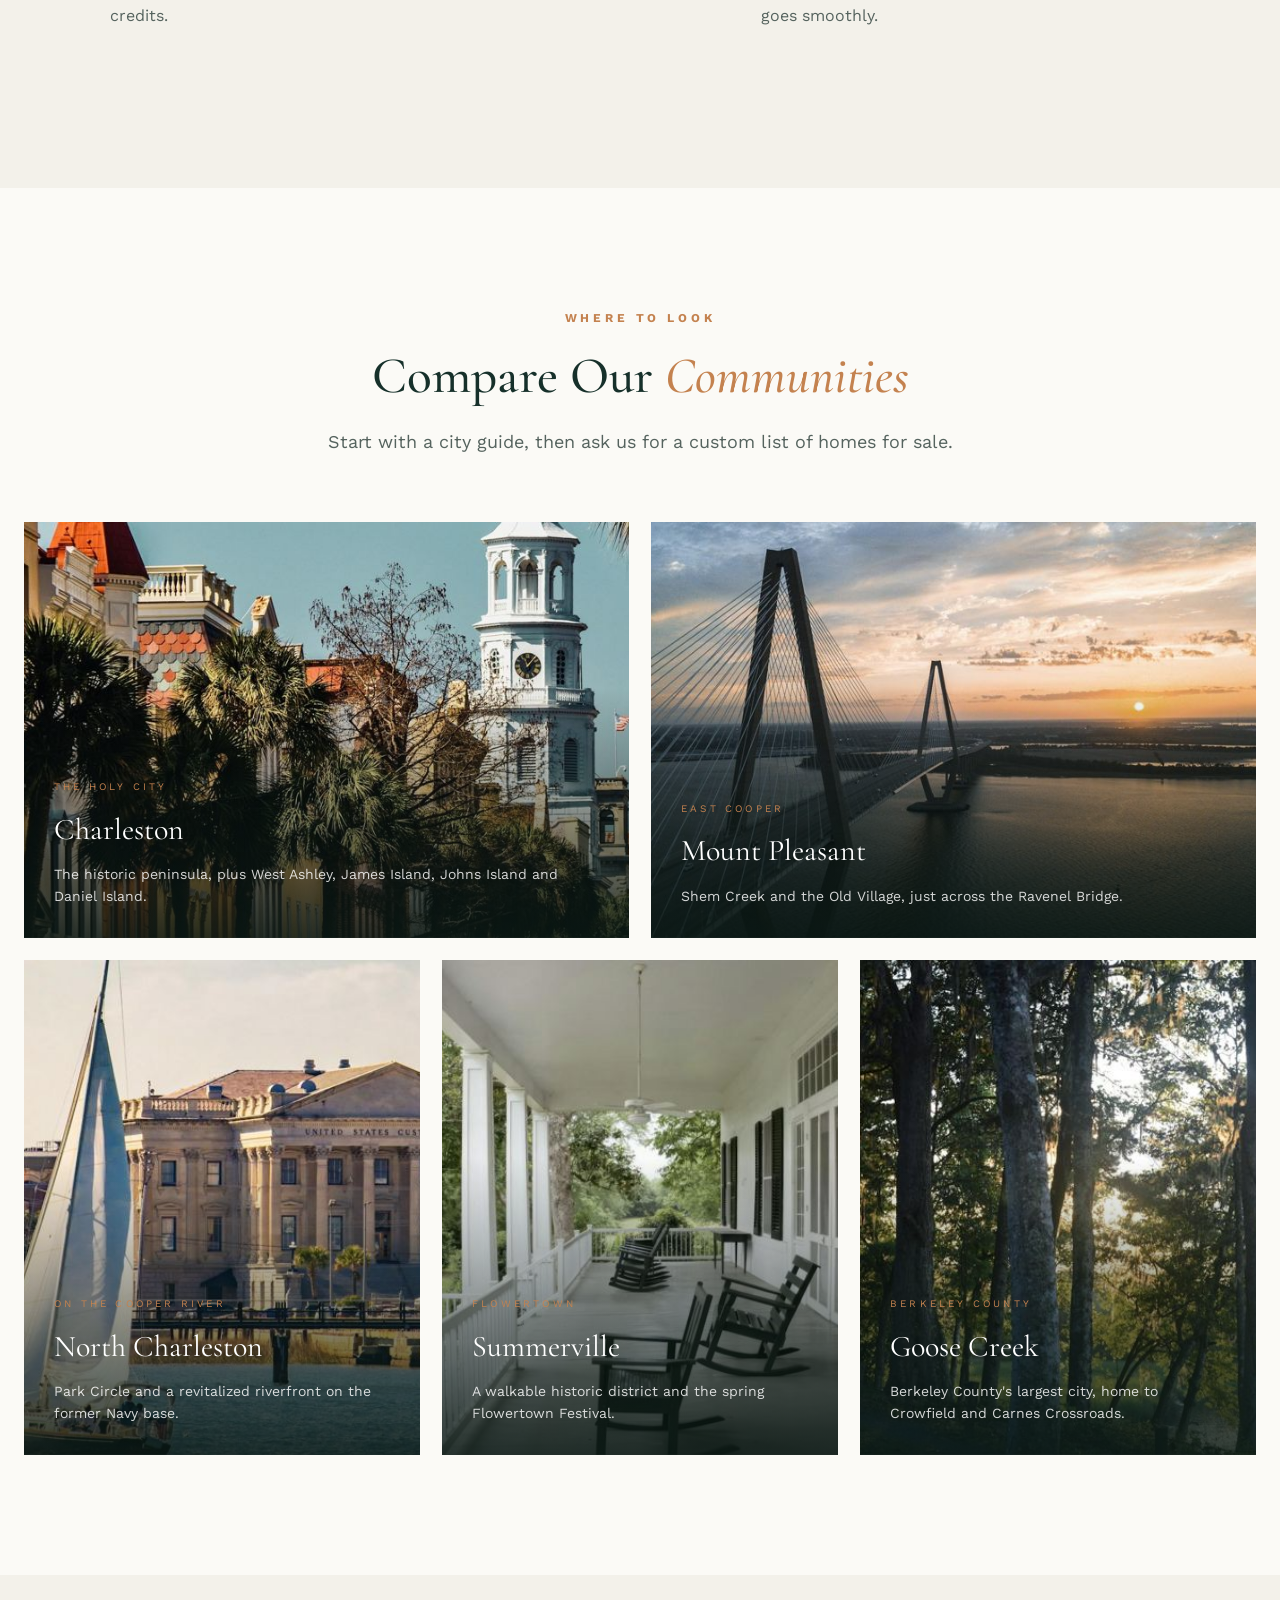
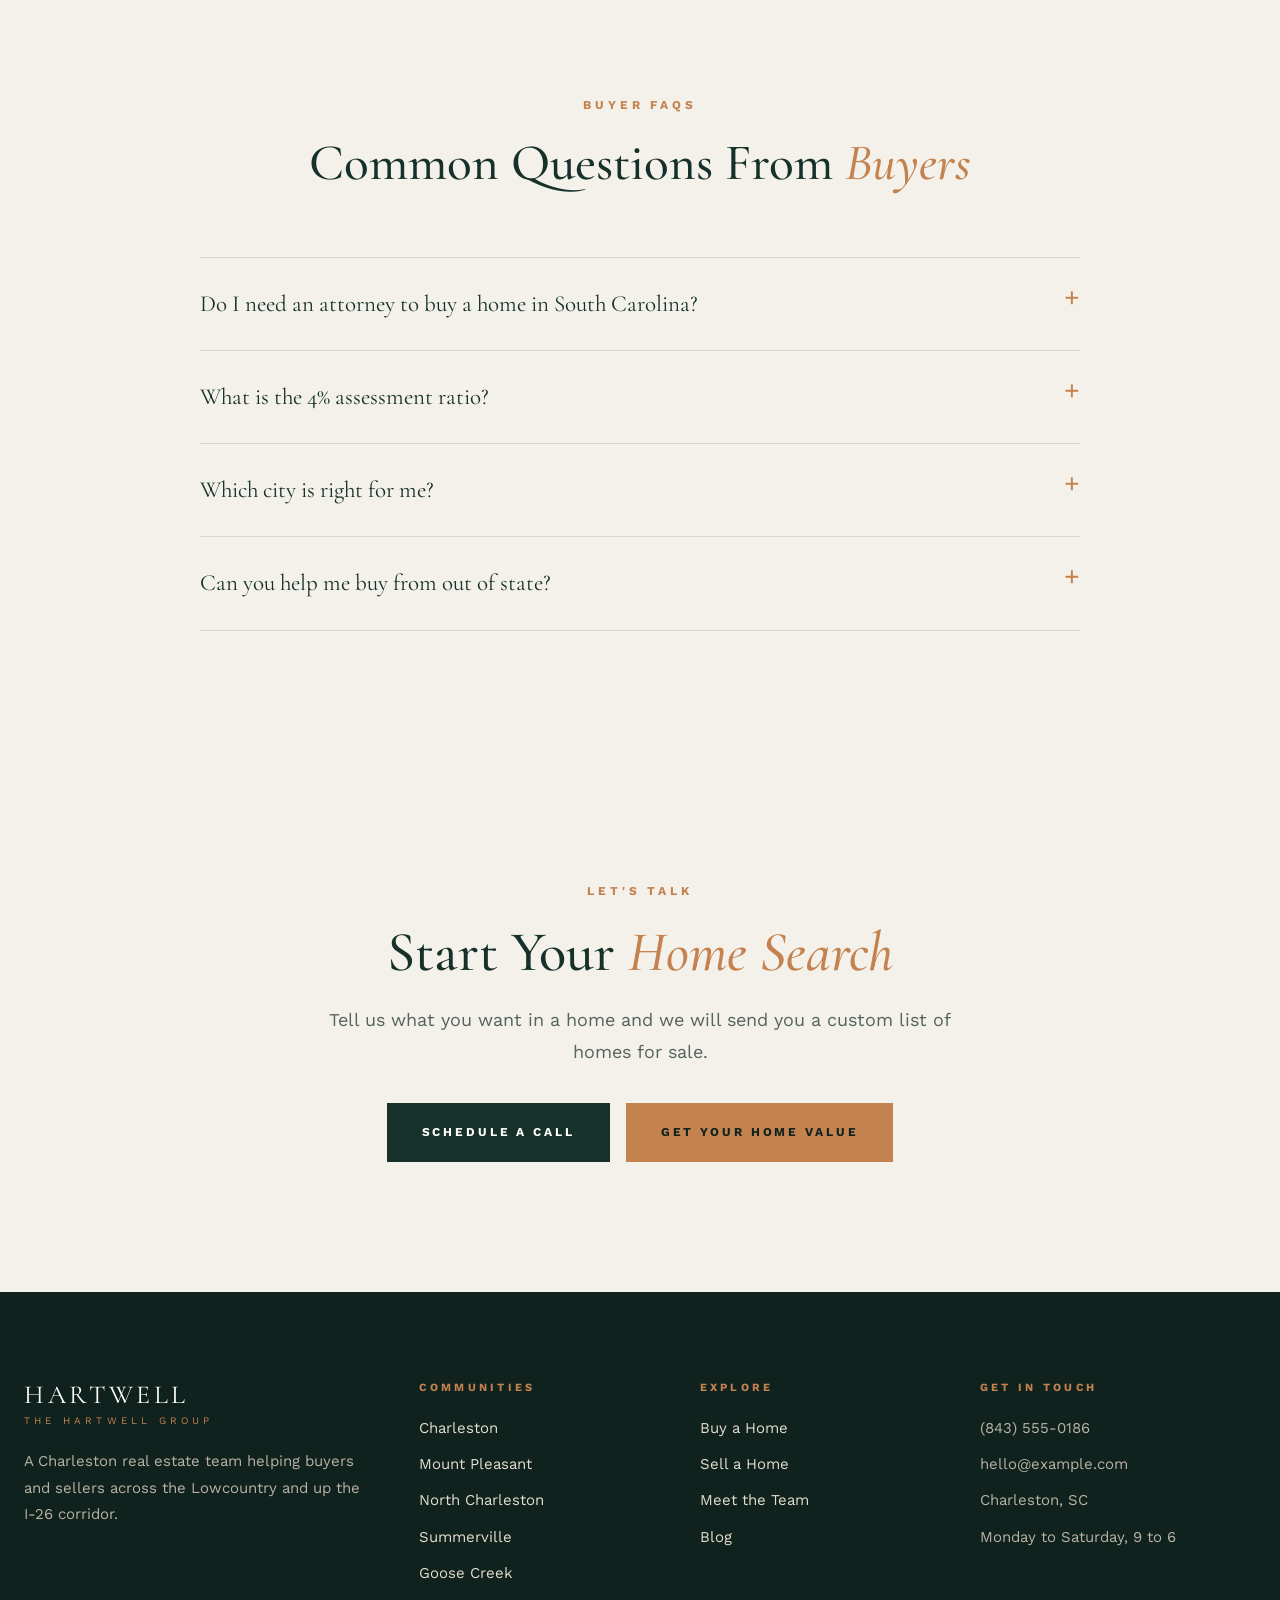
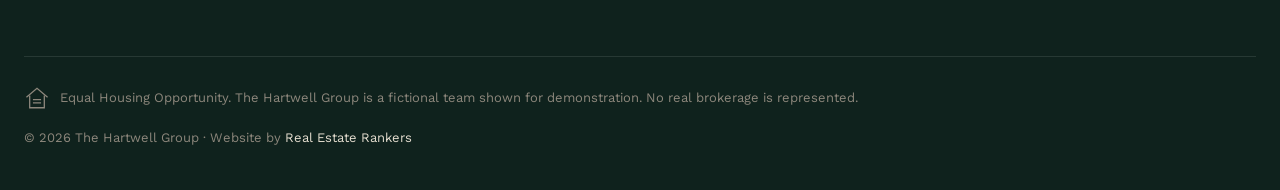
<file: buyers.html>
<!doctype html><html lang="en"><head><meta charset="utf-8"><meta name="viewport" content="width=device-width, initial-scale=1, viewport-fit=cover"><title>Buy a Home in the Charleston Area | The Hartwell Group</title><meta name="description" content="Fictional demo buyer guide for the Charleston area."><meta name="robots" content="noindex, nofollow"><link rel="preconnect" href="https://fonts.googleapis.com"><link rel="preconnect" href="https://fonts.gstatic.com" crossorigin><link rel="stylesheet" href="https://fonts.googleapis.com/css2?family=Cormorant+Garamond:ital,wght@0,500;0,600;1,500&family=Work+Sans:wght@400;500;600&display=swap"><link rel="stylesheet" href="styles.css"></head><body>
<div class="demo">Example Growth Website by Real Estate Rankers. The Hartwell Group is a fictional team and this site is a demo. <a href="https://realestaterankers.com/real-estate-web-design/growth/">Get a site like this for $999</a></div>
<header class="site-head" id="top"><div class="wrap"><a class="logo" href="index.html"><b>HARTWELL</b><small>The Hartwell Group</small></a>
<nav class="nav" aria-label="Main"><span class="has-sub"><a href="charleston.html">Communities</a><span class="sub"><a href="charleston.html">Charleston</a><a href="mount-pleasant.html">Mount Pleasant</a><a href="north-charleston.html">North Charleston</a><a href="summerville.html">Summerville</a><a href="goose-creek.html">Goose Creek</a></span></span><a href="buyers.html" aria-current="page">Buy</a><a href="sellers.html">Sell</a><a href="about.html">Team</a><a href="blog.html">Blog</a><a href="contact.html">Contact</a><a class="phone" href="contact.html">(843) 555-0186</a></nav>
<button class="menu-btn" type="button" aria-controls="drawer" aria-expanded="false">Menu</button></div></header>
<div class="drawer" id="drawer" hidden><button class="close" type="button">Close</button><a href="index.html">Home</a><a href="buyers.html">Buy</a><a href="sellers.html">Sell</a><a href="about.html">Team</a><a href="blog.html">Blog</a><a href="contact.html">Contact</a><span class="grp">Communities</span><a href="charleston.html">Charleston</a><a href="mount-pleasant.html">Mount Pleasant</a><a href="north-charleston.html">North Charleston</a><a href="summerville.html">Summerville</a><a href="goose-creek.html">Goose Creek</a><p>(843) 555-0186<br>hello@example.com</p></div><main>
<section class="hero inner" style="background-image:url(img/living.jpg)"><div class="wrap">
<div class="crumbs"><a href="index.html">Home</a> &nbsp;/&nbsp; Buy</div>
<span class="eyebrow">Buying With Us</span><h1>Find Your Place in <em>the Lowcountry</em></h1><p class="lede">From your first tour to the closing table, our buyer specialist keeps your search focused and your offer strong.</p><div class="ctas"><a class="btn" href="contact.html">Schedule a Call</a><a class="btn ghost" href="sellers.html#valuation">What's My Home Worth?</a></div></div></section>
<section class="bg-ivory"><div class="wrap">
<div class="sec-head"><span class="eyebrow">The Process</span><h2>How Buying a Home <em>Works</em></h2><p>Six steps, with one team lead watching every one of them.</p></div>
<div class="steps"><div class="step"><span class="n">01</span><div><h3>Set Your Goals</h3><p>We start with a call about your budget and the cities on your list. Then we share what homes in your range are selling for right now.</p></div></div><div class="step"><span class="n">02</span><div><h3>Get Pre-Approved</h3><p>A pre-approval letter shows sellers you are ready. We can introduce you to local lenders who know the Charleston market.</p></div></div><div class="step"><span class="n">03</span><div><h3>Tour Across the Region</h3><p>Avery builds tours around the cities you are weighing, so you can compare a Summerville home with a West Ashley home in the same weekend.</p></div></div><div class="step"><span class="n">04</span><div><h3>Write a Strong Offer</h3><p>We pull recent nearby sales and talk with the listing agent about what matters to the seller before we set your price and terms.</p></div></div><div class="step"><span class="n">05</span><div><h3>Due Diligence</h3><p>South Carolina contracts commonly include a due diligence period. We schedule inspections and then negotiate repairs or credits.</p></div></div><div class="step"><span class="n">06</span><div><h3>Closing Day</h3><p>In South Carolina, closings are handled by an attorney. Taylor coordinates with your closing attorney and lender so the day goes smoothly.</p></div></div></div>
</div></section>

<section id="cities"><div class="wrap">
<div class="sec-head"><span class="eyebrow">Where to Look</span><h2>Compare Our <em>Communities</em></h2><p>Start with a city guide, then ask us for a custom list of homes for sale.</p></div>
<div class="citygrid"><a class="hood" href="charleston.html"><img src="img/sm-steeple.jpg" alt="Charleston, South Carolina" loading="lazy"><div class="cap"><small>The Holy City</small><b>Charleston</b><span>The historic peninsula, plus West Ashley, James Island, Johns Island and Daniel Island.</span></div></a><a class="hood" href="mount-pleasant.html"><img src="img/sm-bridge.jpg" alt="Mount Pleasant, South Carolina" loading="lazy"><div class="cap"><small>East Cooper</small><b>Mount Pleasant</b><span>Shem Creek and the Old Village, just across the Ravenel Bridge.</span></div></a><a class="hood" href="north-charleston.html"><img src="img/sm-harbor.jpg" alt="North Charleston, South Carolina" loading="lazy"><div class="cap"><small>On the Cooper River</small><b>North Charleston</b><span>Park Circle and a revitalized riverfront on the former Navy base.</span></div></a><a class="hood" href="summerville.html"><img src="img/sm-porch.jpg" alt="Summerville, South Carolina" loading="lazy"><div class="cap"><small>Flowertown</small><b>Summerville</b><span>A walkable historic district and the spring Flowertown Festival.</span></div></a><a class="hood" href="goose-creek.html"><img src="img/sm-oaks.jpg" alt="Goose Creek, South Carolina" loading="lazy"><div class="cap"><small>Berkeley County</small><b>Goose Creek</b><span>Berkeley County's largest city, home to Crowfield and Carnes Crossroads.</span></div></a></div>
</div></section>

<section class="bg-ivory"><div class="wrap">
<div class="sec-head"><span class="eyebrow">Buyer FAQs</span><h2>Common Questions From <em>Buyers</em></h2></div>
<div class="faq"><details><summary>Do I need an attorney to buy a home in South Carolina?</summary><p>Yes. South Carolina closings are conducted under the supervision of a licensed South Carolina attorney. Our post on attorney closings explains what that looks like.</p></details><details><summary>What is the 4% assessment ratio?</summary><p>If the home will be your legal residence, you can apply to have it taxed at the 4% owner-occupied ratio instead of 6%. It is not automatic, so apply after you close.</p></details><details><summary>Which city is right for me?</summary><p>It depends on your commute and your budget. Our city guides are a good place to start, and we are happy to talk it through.</p></details><details><summary>Can you help me buy from out of state?</summary><p>Yes. We tour by live video and coordinate a remote closing with the attorney when needed.</p></details></div>
</div></section>
<section class="cta-final"><div class="wrap"><span class="eyebrow">Let's Talk</span><h2>Start Your <em>Home Search</em></h2><p>Tell us what you want in a home and we will send you a custom list of homes for sale.</p>
<div class="ctas"><a class="btn dark" href="contact.html">Schedule a Call</a><a class="btn" href="sellers.html#valuation">Get Your Home Value</a></div></div></section></main><footer><div class="wrap"><div class="fgrid4">
<div><a class="logo" href="index.html"><b>HARTWELL</b><small>The Hartwell Group</small></a>
<p>A Charleston real estate team helping buyers and sellers across the Lowcountry and up the I-26 corridor.</p></div>
<div><h4>Communities</h4><ul><li><a href="charleston.html">Charleston</a></li><li><a href="mount-pleasant.html">Mount Pleasant</a></li><li><a href="north-charleston.html">North Charleston</a></li><li><a href="summerville.html">Summerville</a></li><li><a href="goose-creek.html">Goose Creek</a></li></ul></div>
<div><h4>Explore</h4><ul><li><a href="buyers.html">Buy a Home</a></li><li><a href="sellers.html">Sell a Home</a></li><li><a href="about.html">Meet the Team</a></li><li><a href="blog.html">Blog</a></li></ul></div>
<div><h4>Get in Touch</h4><ul><li>(843) 555-0186</li><li>hello@example.com</li><li>Charleston, SC</li><li>Monday to Saturday, 9 to 6</li></ul></div>
</div>
<div class="legal"><span class="eho"><svg viewBox="0 0 32 32" fill="none" stroke="currentColor" stroke-width="1.6"><path d="M3 15 16 4l13 11"/><path d="M7 13v15h18V13"/><path d="M11 18h10M11 22h10"/></svg> Equal Housing Opportunity. The Hartwell Group is a fictional team shown for demonstration. No real brokerage is represented.</span><span>&copy; 2026 The Hartwell Group &middot; Website by <a href="https://realestaterankers.com/">Real Estate Rankers</a></span></div>
</div></footer>
<a class="float-cta" href="contact.html">Talk to the Team</a><script>
(function(){
  var h=document.querySelector('.site-head'),d=document.getElementById('drawer'),b=document.querySelector('.menu-btn');
  function onS(){ if(window.scrollY>90){h.classList.add('solid')}else{h.classList.remove('solid')} }
  window.addEventListener('scroll',onS,{passive:true});onS();
  b.addEventListener('click',function(){d.hidden=false;b.setAttribute('aria-expanded','true')});
  d.querySelector('.close').addEventListener('click',function(){d.hidden=true;b.setAttribute('aria-expanded','false')});
  document.querySelectorAll('form[data-demo]').forEach(function(f){
    f.addEventListener('submit',function(e){e.preventDefault();var n=f.querySelector('.formnote');if(n){n.hidden=false;n.scrollIntoView({block:'nearest',behavior:'smooth'})}});
  });
})();
</script>
</body></html>
</file>
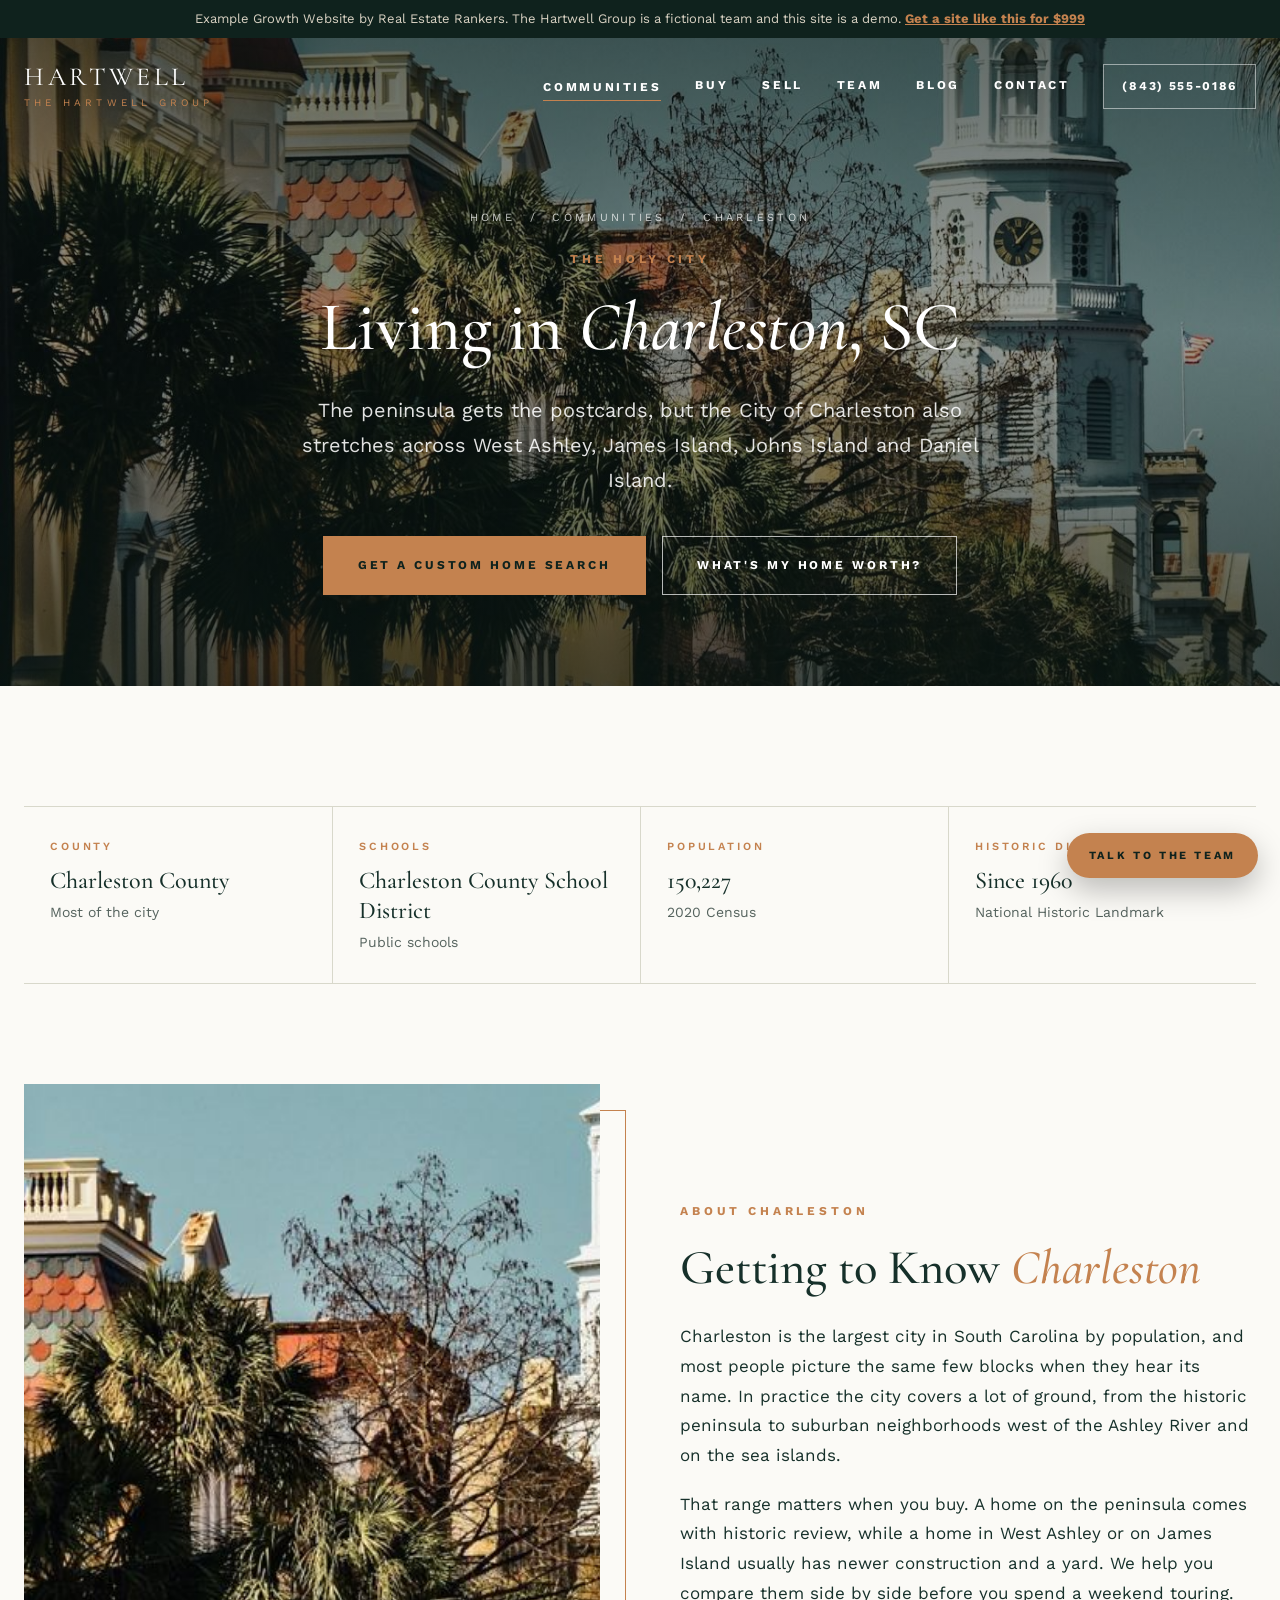
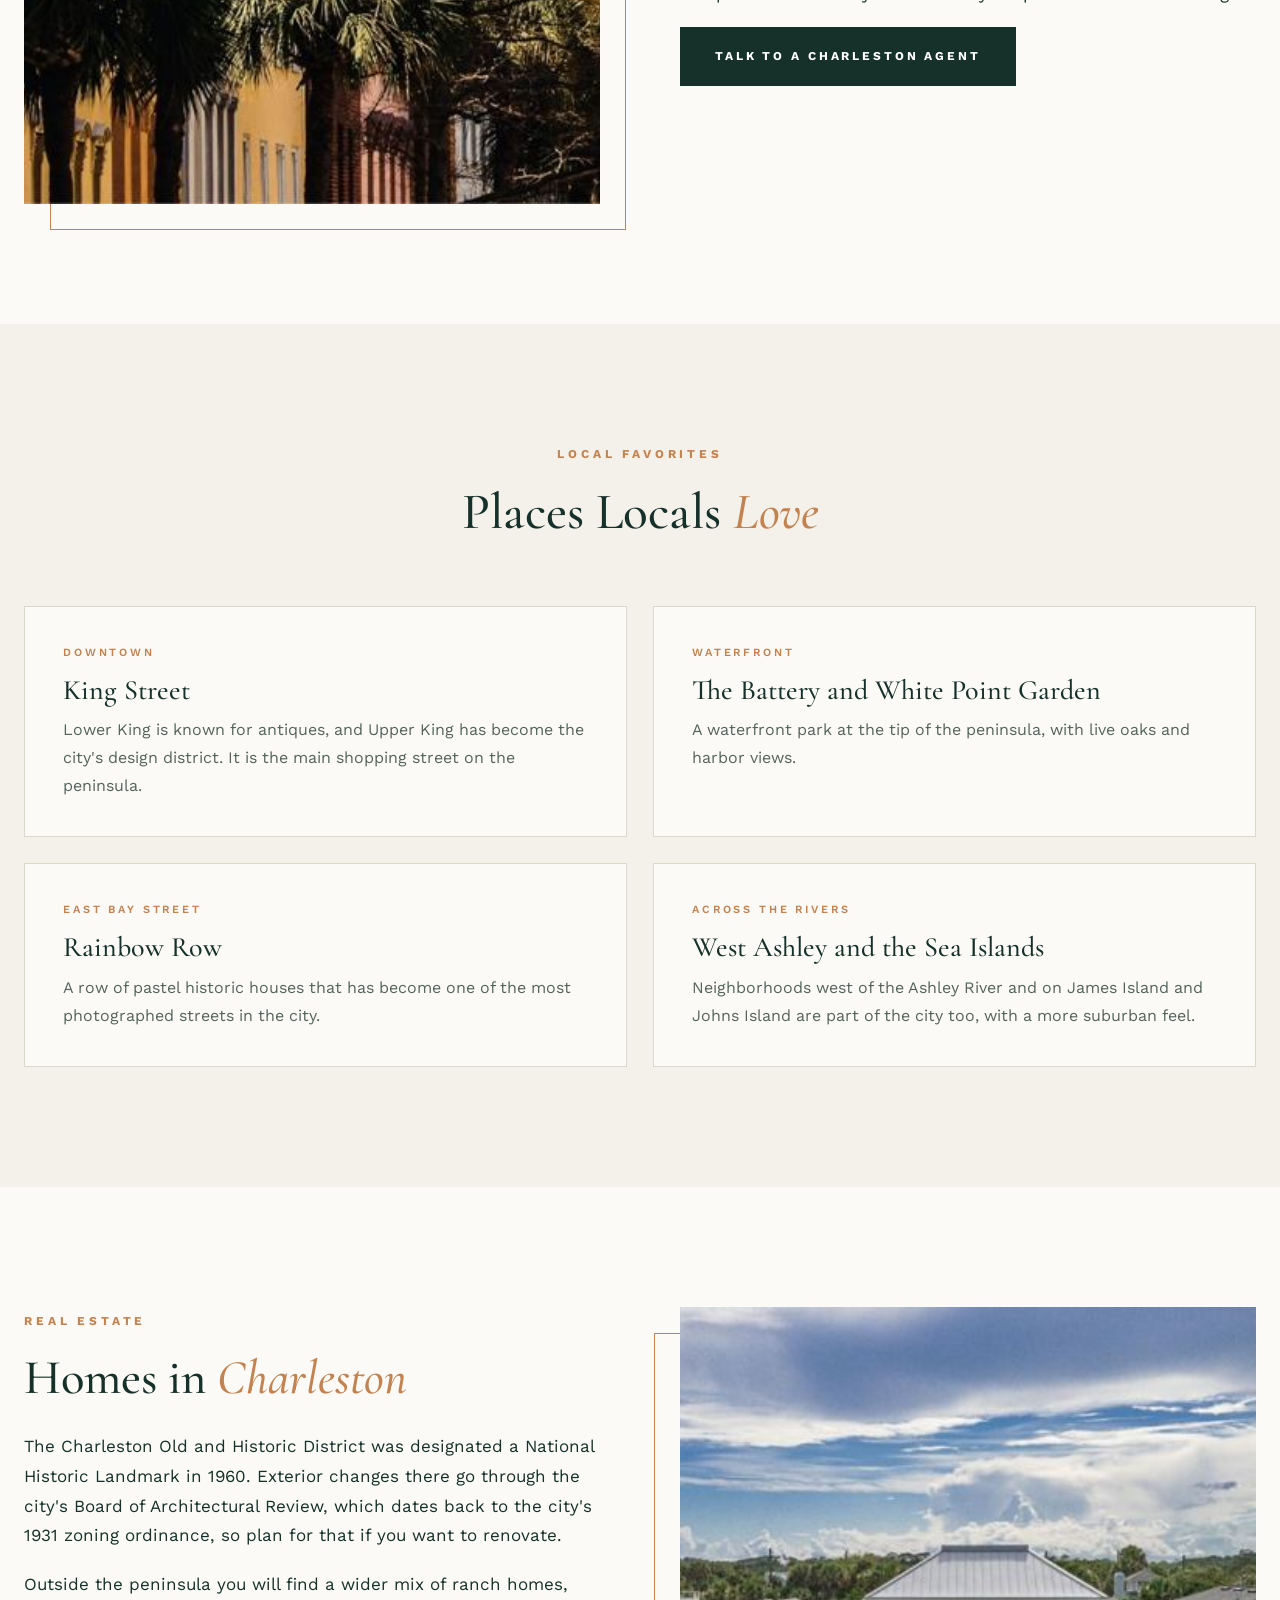
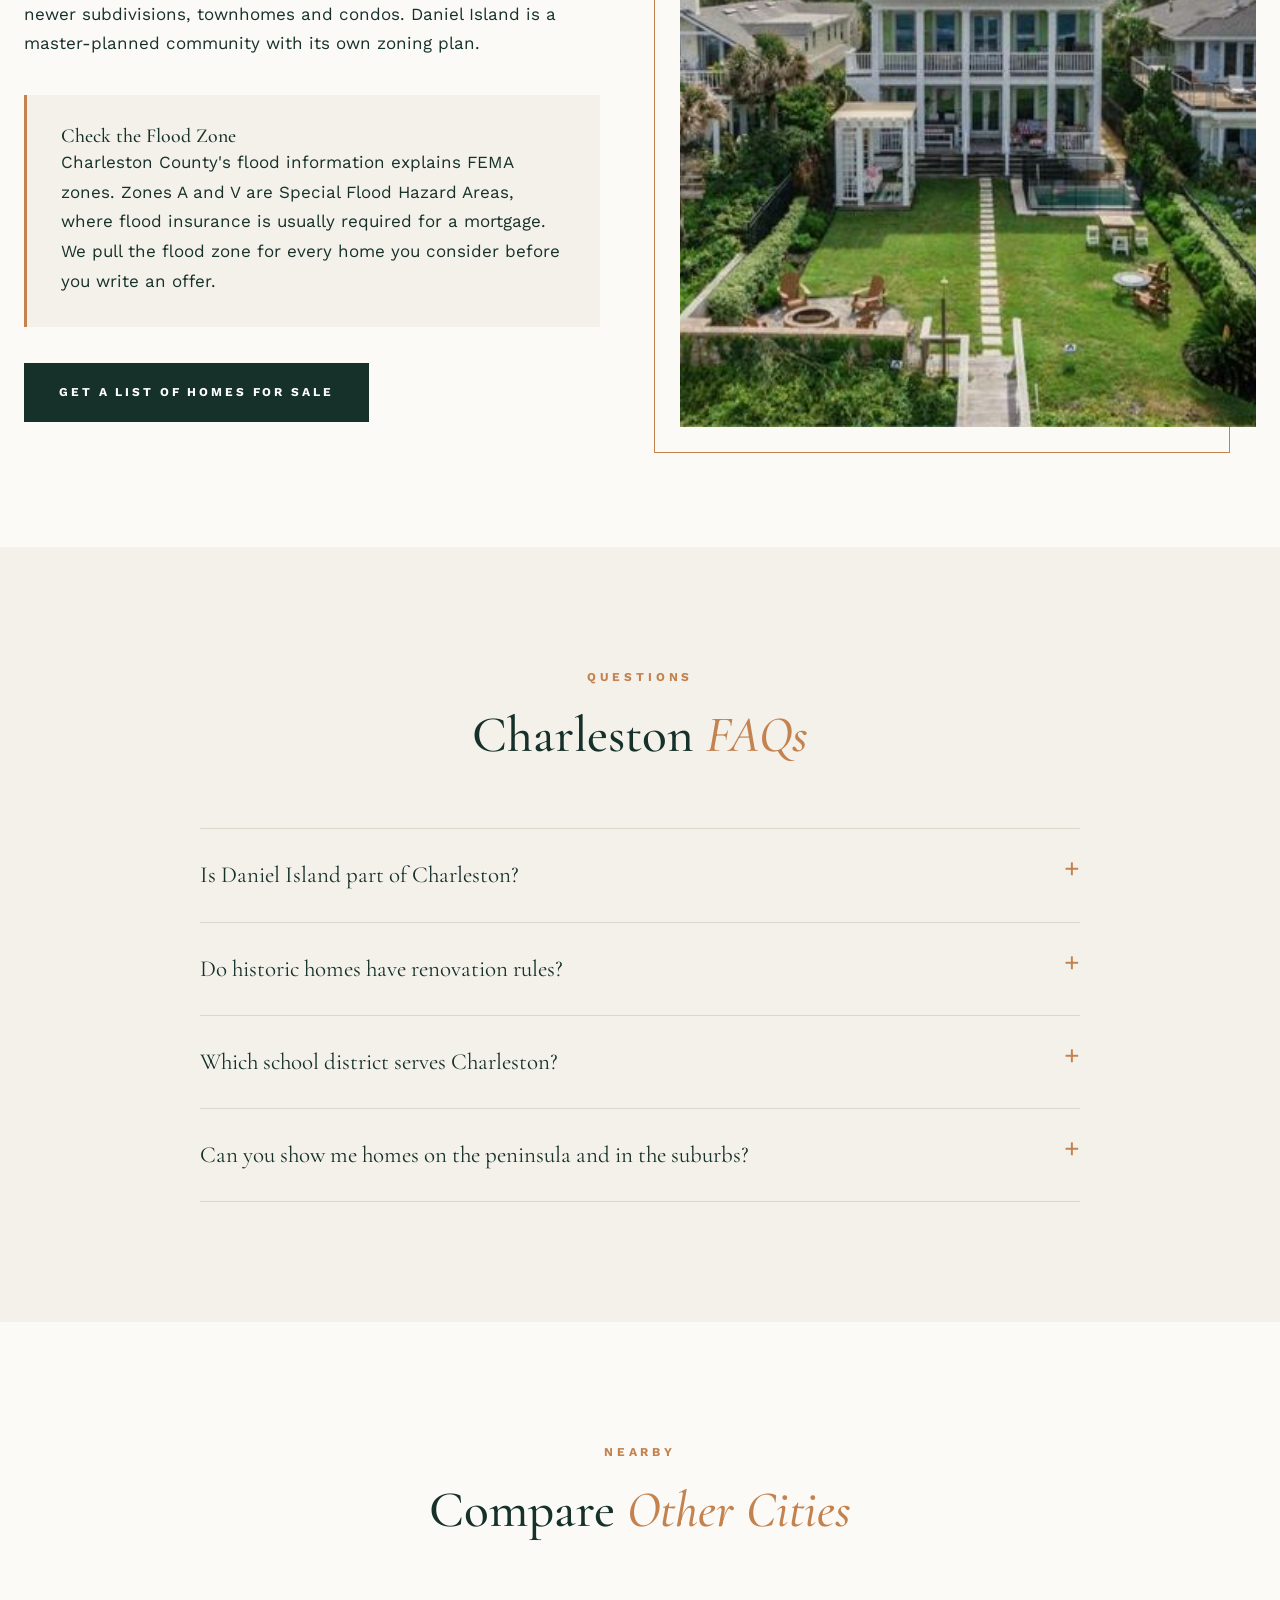
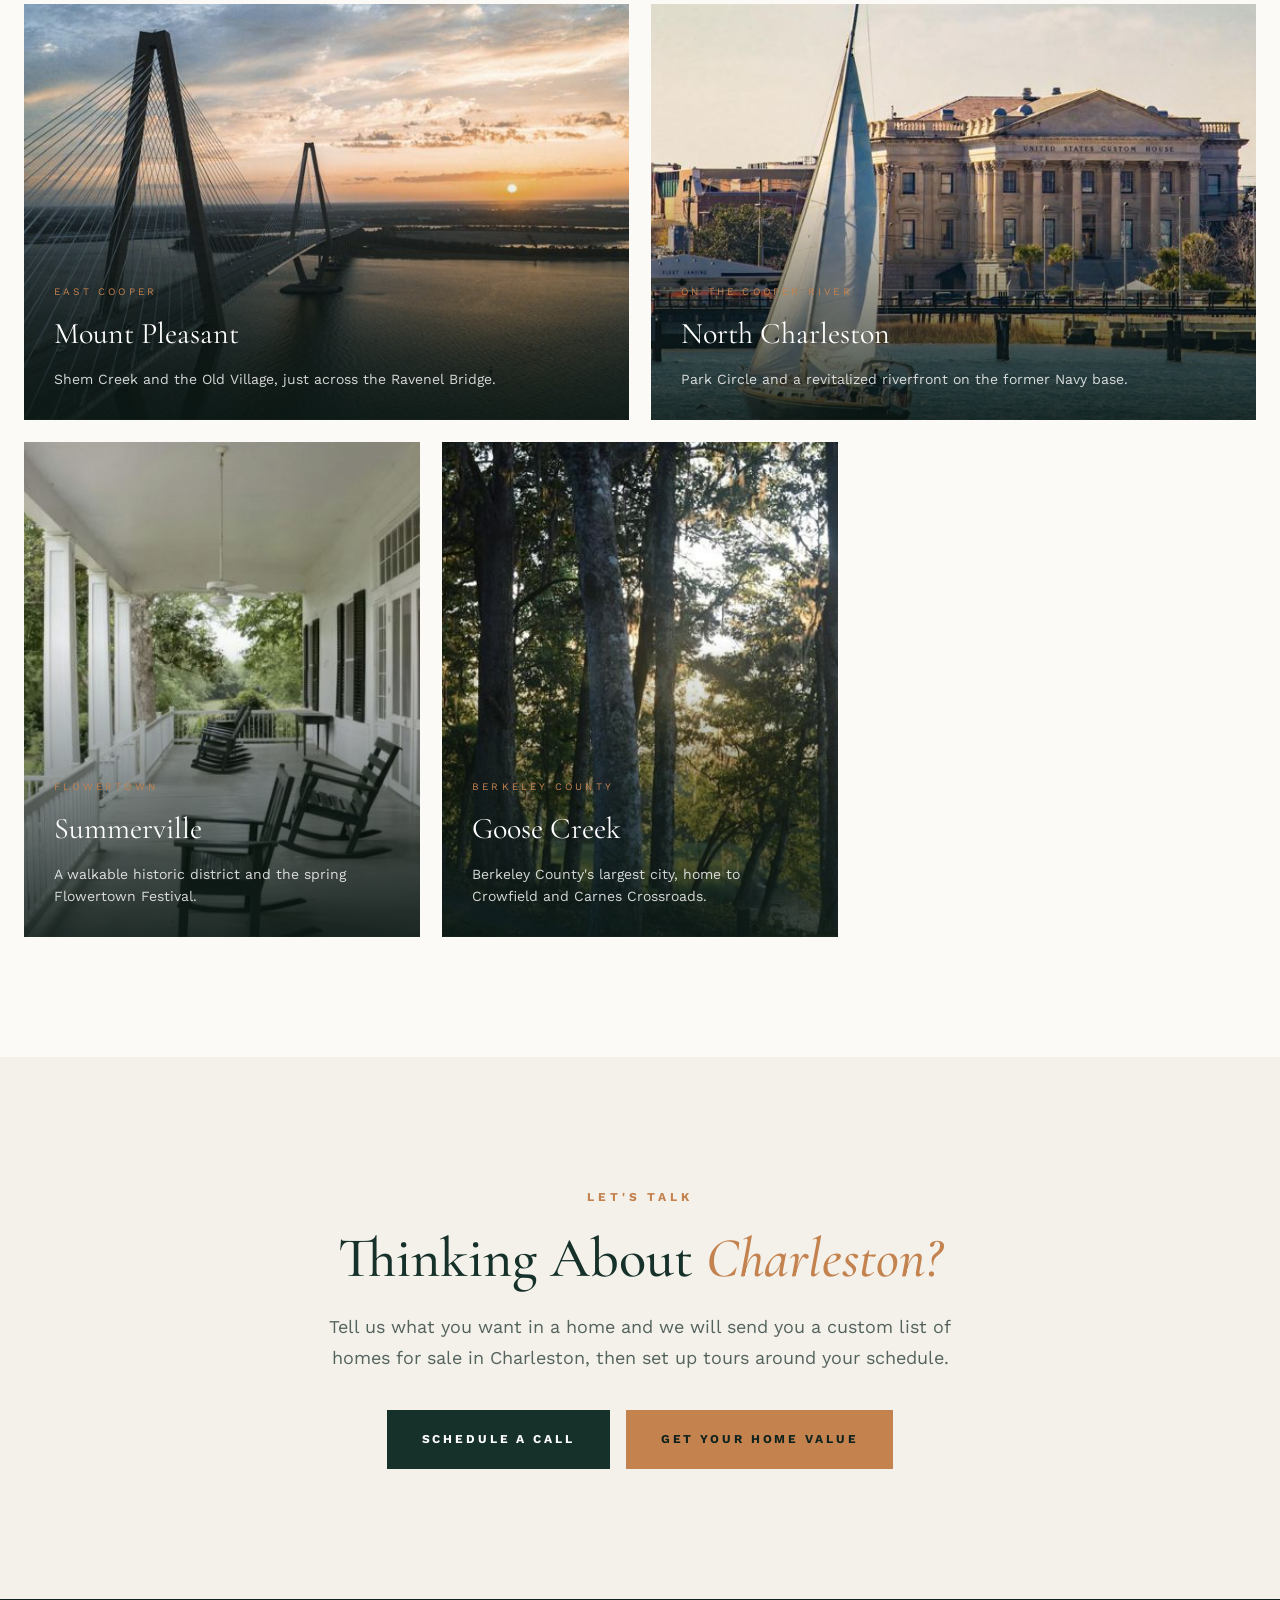
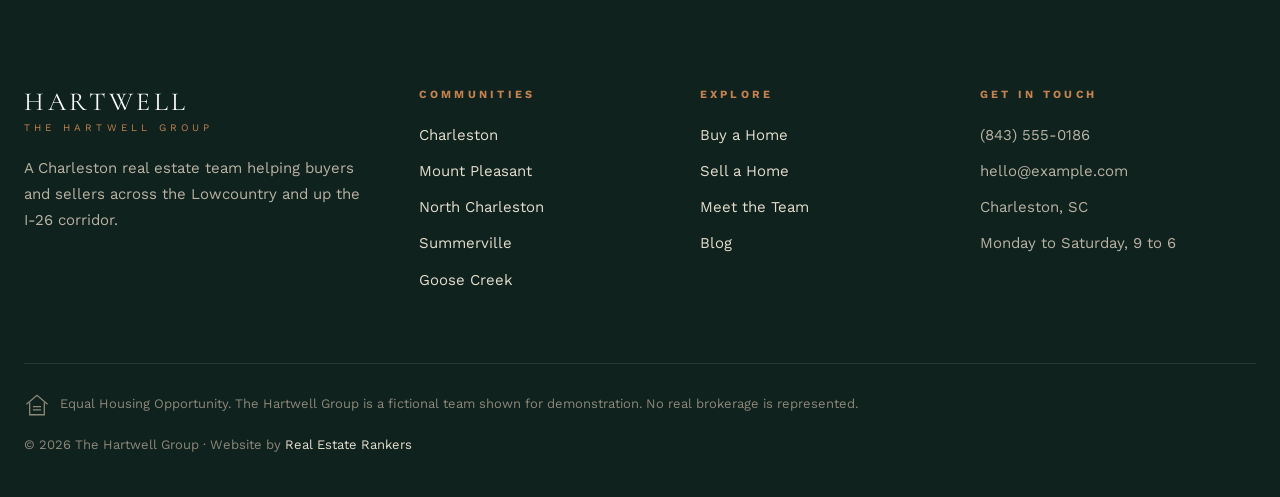
<file: charleston.html>
<!doctype html><html lang="en"><head><meta charset="utf-8"><meta name="viewport" content="width=device-width, initial-scale=1, viewport-fit=cover"><title>Living in Charleston, SC | City Guide | The Hartwell Group</title><meta name="description" content="Fictional demo city guide to Charleston, South Carolina by The Hartwell Group."><meta name="robots" content="noindex, nofollow"><link rel="preconnect" href="https://fonts.googleapis.com"><link rel="preconnect" href="https://fonts.gstatic.com" crossorigin><link rel="stylesheet" href="https://fonts.googleapis.com/css2?family=Cormorant+Garamond:ital,wght@0,500;0,600;1,500&family=Work+Sans:wght@400;500;600&display=swap"><link rel="stylesheet" href="styles.css"></head><body>
<div class="demo">Example Growth Website by Real Estate Rankers. The Hartwell Group is a fictional team and this site is a demo. <a href="https://realestaterankers.com/real-estate-web-design/growth/">Get a site like this for $999</a></div>
<header class="site-head" id="top"><div class="wrap"><a class="logo" href="index.html"><b>HARTWELL</b><small>The Hartwell Group</small></a>
<nav class="nav" aria-label="Main"><span class="has-sub"><a href="charleston.html" aria-current="page">Communities</a><span class="sub"><a href="charleston.html">Charleston</a><a href="mount-pleasant.html">Mount Pleasant</a><a href="north-charleston.html">North Charleston</a><a href="summerville.html">Summerville</a><a href="goose-creek.html">Goose Creek</a></span></span><a href="buyers.html">Buy</a><a href="sellers.html">Sell</a><a href="about.html">Team</a><a href="blog.html">Blog</a><a href="contact.html">Contact</a><a class="phone" href="contact.html">(843) 555-0186</a></nav>
<button class="menu-btn" type="button" aria-controls="drawer" aria-expanded="false">Menu</button></div></header>
<div class="drawer" id="drawer" hidden><button class="close" type="button">Close</button><a href="index.html">Home</a><a href="buyers.html">Buy</a><a href="sellers.html">Sell</a><a href="about.html">Team</a><a href="blog.html">Blog</a><a href="contact.html">Contact</a><span class="grp">Communities</span><a href="charleston.html">Charleston</a><a href="mount-pleasant.html">Mount Pleasant</a><a href="north-charleston.html">North Charleston</a><a href="summerville.html">Summerville</a><a href="goose-creek.html">Goose Creek</a><p>(843) 555-0186<br>hello@example.com</p></div><main>

<section class="hero inner" style="background-image:url(img/steeple.jpg)"><div class="wrap">
<div class="crumbs"><a href="index.html">Home</a> &nbsp;/&nbsp; Communities &nbsp;/&nbsp; Charleston</div>
<span class="eyebrow">The Holy City</span><h1>Living in <em>Charleston</em>, SC</h1>
<p class="lede">The peninsula gets the postcards, but the City of Charleston also stretches across West Ashley, James Island, Johns Island and Daniel Island.</p>
<div class="ctas"><a class="btn" href="contact.html">Get a Custom Home Search</a><a class="btn ghost" href="sellers.html#valuation">What's My Home Worth?</a></div>
</div></section>

<section style="padding-bottom:60px"><div class="wrap"><div class="qfacts"><div><small>County</small><b>Charleston County</b><span>Most of the city</span></div><div><small>Schools</small><b>Charleston County School District</b><span>Public schools</span></div><div><small>Population</small><b>150,227</b><span>2020 Census</span></div><div><small>Historic District</small><b>Since 1960</b><span>National Historic Landmark</span></div></div></div></section>

<section style="padding-top:40px"><div class="wrap split">
<div class="photo"><img src="img/sm-steeple.jpg" alt="Rainbow Row houses on East Bay Street in Charleston"></div>
<div><span class="eyebrow">About Charleston</span><h2>Getting to Know <em>Charleston</em></h2>
<p>Charleston is the largest city in South Carolina by population, and most people picture the same few blocks when they hear its name. In practice the city covers a lot of ground, from the historic peninsula to suburban neighborhoods west of the Ashley River and on the sea islands.</p><p>That range matters when you buy. A home on the peninsula comes with historic review, while a home in West Ashley or on James Island usually has newer construction and a yard. We help you compare them side by side before you spend a weekend touring.</p>
<a class="btn dark" href="contact.html">Talk to a Charleston Agent</a></div>
</div></section>

<section class="bg-ivory"><div class="wrap">
<div class="sec-head"><span class="eyebrow">Local Favorites</span><h2>Places Locals <em>Love</em></h2></div>
<div class="spots"><div class="spot"><small>Downtown</small><h3>King Street</h3><p>Lower King is known for antiques, and Upper King has become the city's design district. It is the main shopping street on the peninsula.</p></div><div class="spot"><small>Waterfront</small><h3>The Battery and White Point Garden</h3><p>A waterfront park at the tip of the peninsula, with live oaks and harbor views.</p></div><div class="spot"><small>East Bay Street</small><h3>Rainbow Row</h3><p>A row of pastel historic houses that has become one of the most photographed streets in the city.</p></div><div class="spot"><small>Across the Rivers</small><h3>West Ashley and the Sea Islands</h3><p>Neighborhoods west of the Ashley River and on James Island and Johns Island are part of the city too, with a more suburban feel.</p></div></div>
</div></section>

<section><div class="wrap split flip">
<div class="photo"><img src="img/sm-coastal-home.jpg" alt="A home in the Charleston area"></div>
<div><span class="eyebrow">Real Estate</span><h2>Homes in <em>Charleston</em></h2>
<p>The Charleston Old and Historic District was designated a National Historic Landmark in 1960. Exterior changes there go through the city's Board of Architectural Review, which dates back to the city's 1931 zoning ordinance, so plan for that if you want to renovate.</p><p>Outside the peninsula you will find a wider mix of ranch homes, newer subdivisions, townhomes and condos. Daniel Island is a master-planned community with its own zoning plan.</p>
<div class="callout"><h3>Check the Flood Zone</h3><p>Charleston County's flood information explains FEMA zones. Zones A and V are Special Flood Hazard Areas, where flood insurance is usually required for a mortgage. We pull the flood zone for every home you consider before you write an offer.</p></div>
<a class="btn dark" href="contact.html">Get a List of Homes for Sale</a></div>
</div></section>

<section class="bg-ivory" id="faq"><div class="wrap">
<div class="sec-head"><span class="eyebrow">Questions</span><h2>Charleston <em>FAQs</em></h2></div>
<div class="faq"><details><summary>Is Daniel Island part of Charleston?</summary><p>Yes. Daniel Island is within the City of Charleston and has its own master-planned zoning. Confirm the county and school district for a specific address before you buy.</p></details><details><summary>Do historic homes have renovation rules?</summary><p>Inside the historic district, exterior changes go through the Board of Architectural Review. Interior work usually does not. We share what we know about a home's history before you buy.</p></details><details><summary>Which school district serves Charleston?</summary><p>Most of the city is served by Charleston County School District. Always confirm the assigned schools for a specific address with the district.</p></details><details><summary>Can you show me homes on the peninsula and in the suburbs?</summary><p>Yes. Most of our Charleston buyers compare at least two parts of the city before they decide, and we build tours around that.</p></details></div>
</div></section>

<section><div class="wrap">
<div class="sec-head"><span class="eyebrow">Nearby</span><h2>Compare <em>Other Cities</em></h2></div>
<div class="citygrid others"><a class="hood" href="mount-pleasant.html"><img src="img/sm-bridge.jpg" alt="Mount Pleasant, South Carolina" loading="lazy"><div class="cap"><small>East Cooper</small><b>Mount Pleasant</b><span>Shem Creek and the Old Village, just across the Ravenel Bridge.</span></div></a><a class="hood" href="north-charleston.html"><img src="img/sm-harbor.jpg" alt="North Charleston, South Carolina" loading="lazy"><div class="cap"><small>On the Cooper River</small><b>North Charleston</b><span>Park Circle and a revitalized riverfront on the former Navy base.</span></div></a><a class="hood" href="summerville.html"><img src="img/sm-porch.jpg" alt="Summerville, South Carolina" loading="lazy"><div class="cap"><small>Flowertown</small><b>Summerville</b><span>A walkable historic district and the spring Flowertown Festival.</span></div></a><a class="hood" href="goose-creek.html"><img src="img/sm-oaks.jpg" alt="Goose Creek, South Carolina" loading="lazy"><div class="cap"><small>Berkeley County</small><b>Goose Creek</b><span>Berkeley County's largest city, home to Crowfield and Carnes Crossroads.</span></div></a></div>
</div></section>
<section class="cta-final"><div class="wrap"><span class="eyebrow">Let's Talk</span><h2>Thinking About <em>Charleston?</em></h2><p>Tell us what you want in a home and we will send you a custom list of homes for sale in Charleston, then set up tours around your schedule.</p>
<div class="ctas"><a class="btn dark" href="contact.html">Schedule a Call</a><a class="btn" href="sellers.html#valuation">Get Your Home Value</a></div></div></section></main><footer><div class="wrap"><div class="fgrid4">
<div><a class="logo" href="index.html"><b>HARTWELL</b><small>The Hartwell Group</small></a>
<p>A Charleston real estate team helping buyers and sellers across the Lowcountry and up the I-26 corridor.</p></div>
<div><h4>Communities</h4><ul><li><a href="charleston.html">Charleston</a></li><li><a href="mount-pleasant.html">Mount Pleasant</a></li><li><a href="north-charleston.html">North Charleston</a></li><li><a href="summerville.html">Summerville</a></li><li><a href="goose-creek.html">Goose Creek</a></li></ul></div>
<div><h4>Explore</h4><ul><li><a href="buyers.html">Buy a Home</a></li><li><a href="sellers.html">Sell a Home</a></li><li><a href="about.html">Meet the Team</a></li><li><a href="blog.html">Blog</a></li></ul></div>
<div><h4>Get in Touch</h4><ul><li>(843) 555-0186</li><li>hello@example.com</li><li>Charleston, SC</li><li>Monday to Saturday, 9 to 6</li></ul></div>
</div>
<div class="legal"><span class="eho"><svg viewBox="0 0 32 32" fill="none" stroke="currentColor" stroke-width="1.6"><path d="M3 15 16 4l13 11"/><path d="M7 13v15h18V13"/><path d="M11 18h10M11 22h10"/></svg> Equal Housing Opportunity. The Hartwell Group is a fictional team shown for demonstration. No real brokerage is represented.</span><span>&copy; 2026 The Hartwell Group &middot; Website by <a href="https://realestaterankers.com/">Real Estate Rankers</a></span></div>
</div></footer>
<a class="float-cta" href="contact.html">Talk to the Team</a><script>
(function(){
  var h=document.querySelector('.site-head'),d=document.getElementById('drawer'),b=document.querySelector('.menu-btn');
  function onS(){ if(window.scrollY>90){h.classList.add('solid')}else{h.classList.remove('solid')} }
  window.addEventListener('scroll',onS,{passive:true});onS();
  b.addEventListener('click',function(){d.hidden=false;b.setAttribute('aria-expanded','true')});
  d.querySelector('.close').addEventListener('click',function(){d.hidden=true;b.setAttribute('aria-expanded','false')});
  document.querySelectorAll('form[data-demo]').forEach(function(f){
    f.addEventListener('submit',function(e){e.preventDefault();var n=f.querySelector('.formnote');if(n){n.hidden=false;n.scrollIntoView({block:'nearest',behavior:'smooth'})}});
  });
})();
</script>
</body></html>
</file>
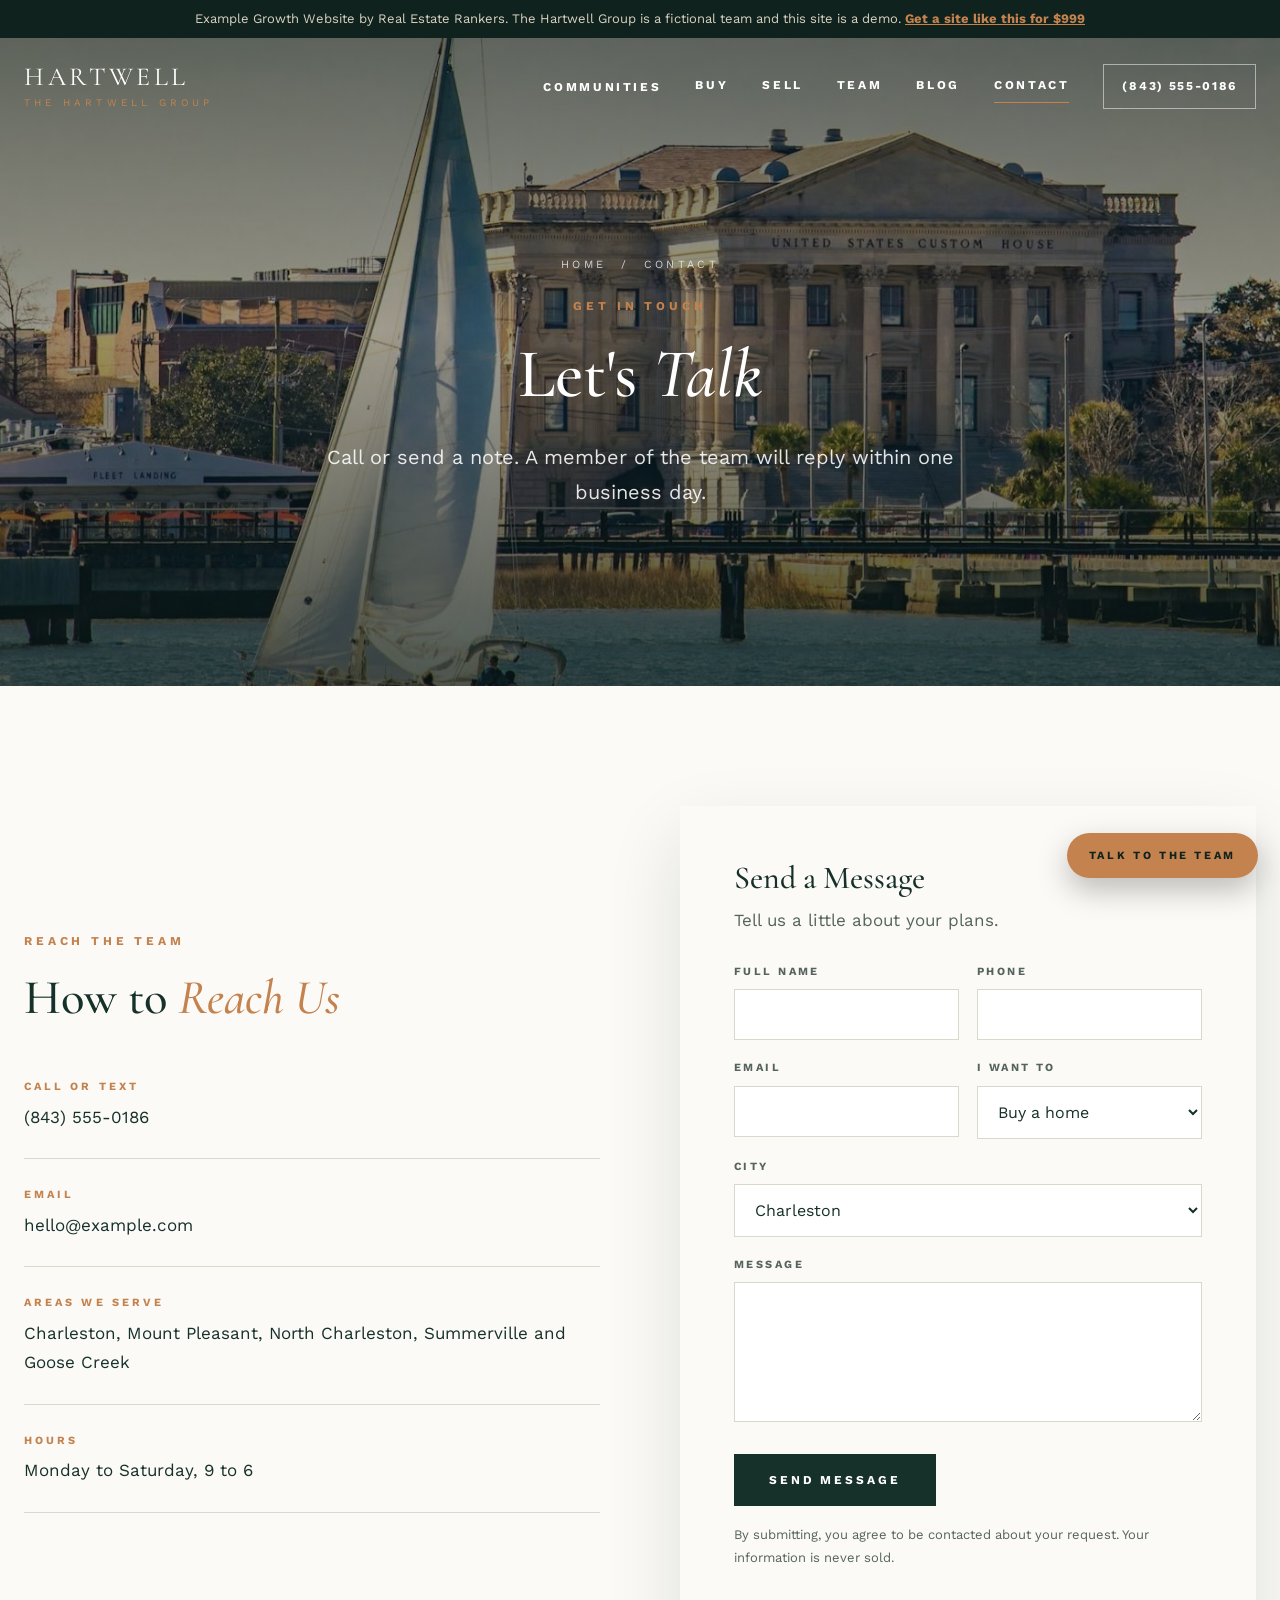
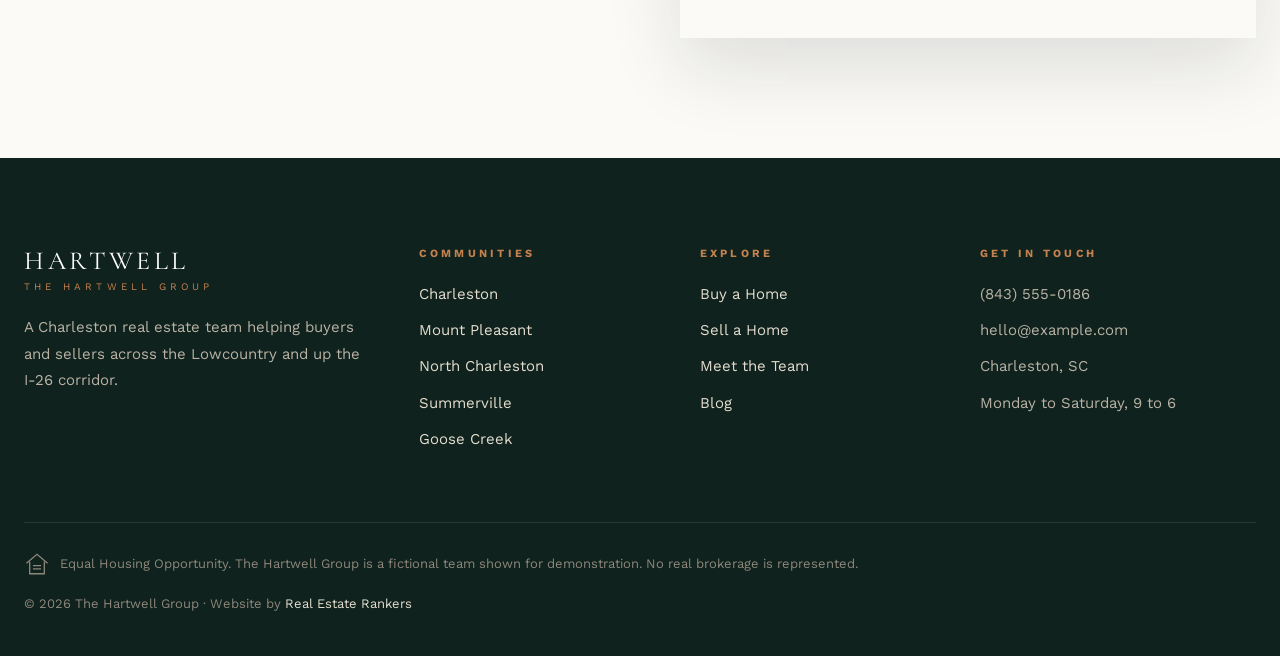
<file: contact.html>
<!doctype html><html lang="en"><head><meta charset="utf-8"><meta name="viewport" content="width=device-width, initial-scale=1, viewport-fit=cover"><title>Contact | The Hartwell Group | Charleston, SC</title><meta name="description" content="Contact the fictional Hartwell Group demo team."><meta name="robots" content="noindex, nofollow"><link rel="preconnect" href="https://fonts.googleapis.com"><link rel="preconnect" href="https://fonts.gstatic.com" crossorigin><link rel="stylesheet" href="https://fonts.googleapis.com/css2?family=Cormorant+Garamond:ital,wght@0,500;0,600;1,500&family=Work+Sans:wght@400;500;600&display=swap"><link rel="stylesheet" href="styles.css"></head><body>
<div class="demo">Example Growth Website by Real Estate Rankers. The Hartwell Group is a fictional team and this site is a demo. <a href="https://realestaterankers.com/real-estate-web-design/growth/">Get a site like this for $999</a></div>
<header class="site-head" id="top"><div class="wrap"><a class="logo" href="index.html"><b>HARTWELL</b><small>The Hartwell Group</small></a>
<nav class="nav" aria-label="Main"><span class="has-sub"><a href="charleston.html">Communities</a><span class="sub"><a href="charleston.html">Charleston</a><a href="mount-pleasant.html">Mount Pleasant</a><a href="north-charleston.html">North Charleston</a><a href="summerville.html">Summerville</a><a href="goose-creek.html">Goose Creek</a></span></span><a href="buyers.html">Buy</a><a href="sellers.html">Sell</a><a href="about.html">Team</a><a href="blog.html">Blog</a><a href="contact.html" aria-current="page">Contact</a><a class="phone" href="contact.html">(843) 555-0186</a></nav>
<button class="menu-btn" type="button" aria-controls="drawer" aria-expanded="false">Menu</button></div></header>
<div class="drawer" id="drawer" hidden><button class="close" type="button">Close</button><a href="index.html">Home</a><a href="buyers.html">Buy</a><a href="sellers.html">Sell</a><a href="about.html">Team</a><a href="blog.html">Blog</a><a href="contact.html">Contact</a><span class="grp">Communities</span><a href="charleston.html">Charleston</a><a href="mount-pleasant.html">Mount Pleasant</a><a href="north-charleston.html">North Charleston</a><a href="summerville.html">Summerville</a><a href="goose-creek.html">Goose Creek</a><p>(843) 555-0186<br>hello@example.com</p></div><main>
<section class="hero inner" style="background-image:url(img/harbor.jpg)"><div class="wrap">
<div class="crumbs"><a href="index.html">Home</a> &nbsp;/&nbsp; Contact</div>
<span class="eyebrow">Get in Touch</span><h1>Let's <em>Talk</em></h1><p class="lede">Call or send a note. A member of the team will reply within one business day.</p></div></section>
<section><div class="wrap split">
<div><span class="eyebrow">Reach the Team</span><h2>How to <em>Reach Us</em></h2>
<div class="cinfo"><div><small>Call or Text</small>(843) 555-0186</div><div><small>Email</small>hello@example.com</div><div><small>Areas We Serve</small>Charleston, Mount Pleasant, North Charleston, Summerville and Goose Creek</div><div><small>Hours</small>Monday to Saturday, 9 to 6</div></div></div>
<form class="formcard" data-demo><h3>Send a Message</h3><p>Tell us a little about your plans.</p>
<div class="fgrid">
<div><label for="c-name">Full Name</label><input id="c-name" name="name" autocomplete="name" required></div>
<div><label for="c-phone">Phone</label><input id="c-phone" name="phone" type="tel" autocomplete="tel"></div>
<div><label for="c-email">Email</label><input id="c-email" name="email" type="email" autocomplete="email" required></div>
<div><label for="c-type">I Want To</label><select id="c-type" name="type"><option>Buy a home</option><option>Sell a home</option><option>Buy and sell</option><option>Just ask a question</option></select></div>
<div class="full"><label for="c-city">City</label><select id="c-city" name="city"><option>Charleston</option><option>Mount Pleasant</option><option>North Charleston</option><option>Summerville</option><option>Goose Creek</option><option>Not sure yet</option></select></div>
<div class="full"><label for="c-msg">Message</label><textarea id="c-msg" name="message"></textarea></div>
</div>
<p style="margin-top:22px"><button class="btn dark" type="submit">Send Message</button></p>
<div class="formnote" hidden>This is a demo form, so nothing was sent. On your live site, submissions go straight to your inbox and CRM.</div><p class="fine">By submitting, you agree to be contacted about your request. Your information is never sold.</p>
</form>
</div></section>
</main><footer><div class="wrap"><div class="fgrid4">
<div><a class="logo" href="index.html"><b>HARTWELL</b><small>The Hartwell Group</small></a>
<p>A Charleston real estate team helping buyers and sellers across the Lowcountry and up the I-26 corridor.</p></div>
<div><h4>Communities</h4><ul><li><a href="charleston.html">Charleston</a></li><li><a href="mount-pleasant.html">Mount Pleasant</a></li><li><a href="north-charleston.html">North Charleston</a></li><li><a href="summerville.html">Summerville</a></li><li><a href="goose-creek.html">Goose Creek</a></li></ul></div>
<div><h4>Explore</h4><ul><li><a href="buyers.html">Buy a Home</a></li><li><a href="sellers.html">Sell a Home</a></li><li><a href="about.html">Meet the Team</a></li><li><a href="blog.html">Blog</a></li></ul></div>
<div><h4>Get in Touch</h4><ul><li>(843) 555-0186</li><li>hello@example.com</li><li>Charleston, SC</li><li>Monday to Saturday, 9 to 6</li></ul></div>
</div>
<div class="legal"><span class="eho"><svg viewBox="0 0 32 32" fill="none" stroke="currentColor" stroke-width="1.6"><path d="M3 15 16 4l13 11"/><path d="M7 13v15h18V13"/><path d="M11 18h10M11 22h10"/></svg> Equal Housing Opportunity. The Hartwell Group is a fictional team shown for demonstration. No real brokerage is represented.</span><span>&copy; 2026 The Hartwell Group &middot; Website by <a href="https://realestaterankers.com/">Real Estate Rankers</a></span></div>
</div></footer>
<a class="float-cta" href="contact.html">Talk to the Team</a><script>
(function(){
  var h=document.querySelector('.site-head'),d=document.getElementById('drawer'),b=document.querySelector('.menu-btn');
  function onS(){ if(window.scrollY>90){h.classList.add('solid')}else{h.classList.remove('solid')} }
  window.addEventListener('scroll',onS,{passive:true});onS();
  b.addEventListener('click',function(){d.hidden=false;b.setAttribute('aria-expanded','true')});
  d.querySelector('.close').addEventListener('click',function(){d.hidden=true;b.setAttribute('aria-expanded','false')});
  document.querySelectorAll('form[data-demo]').forEach(function(f){
    f.addEventListener('submit',function(e){e.preventDefault();var n=f.querySelector('.formnote');if(n){n.hidden=false;n.scrollIntoView({block:'nearest',behavior:'smooth'})}});
  });
})();
</script>
</body></html>
</file>
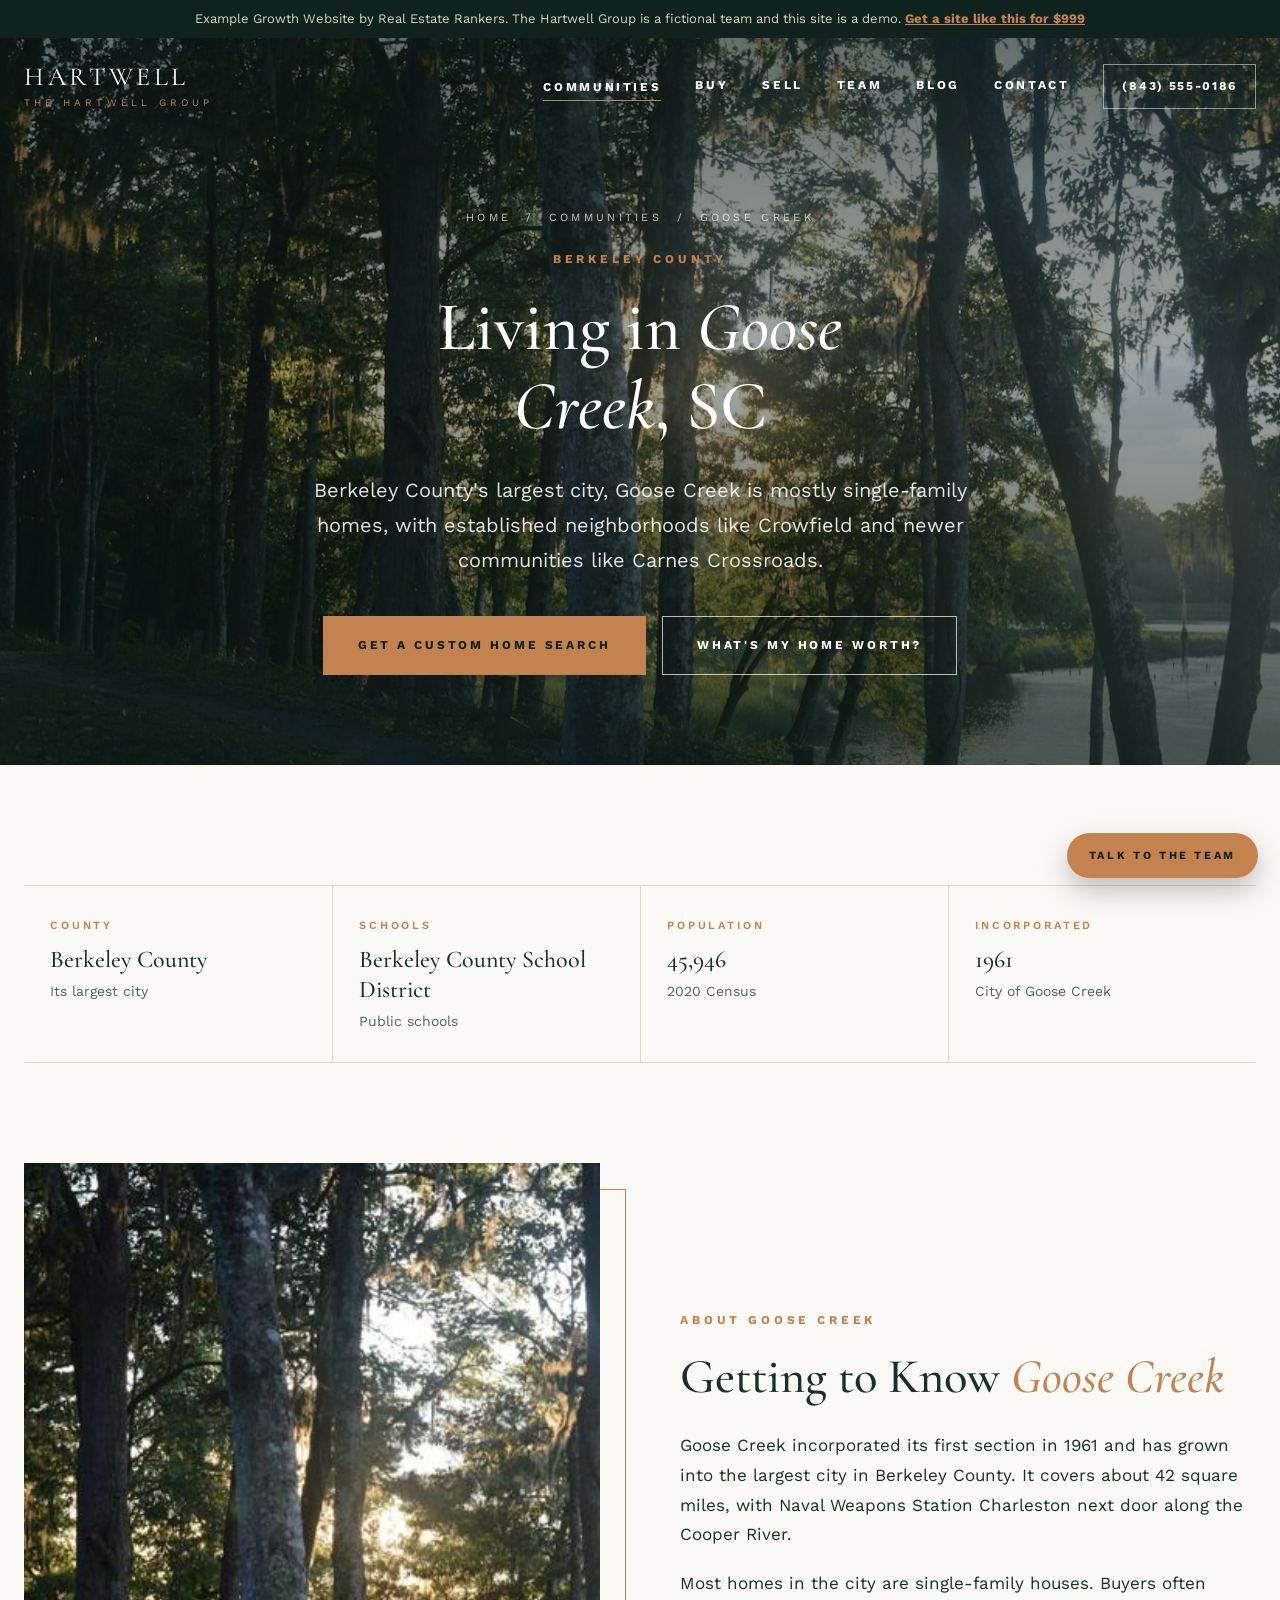
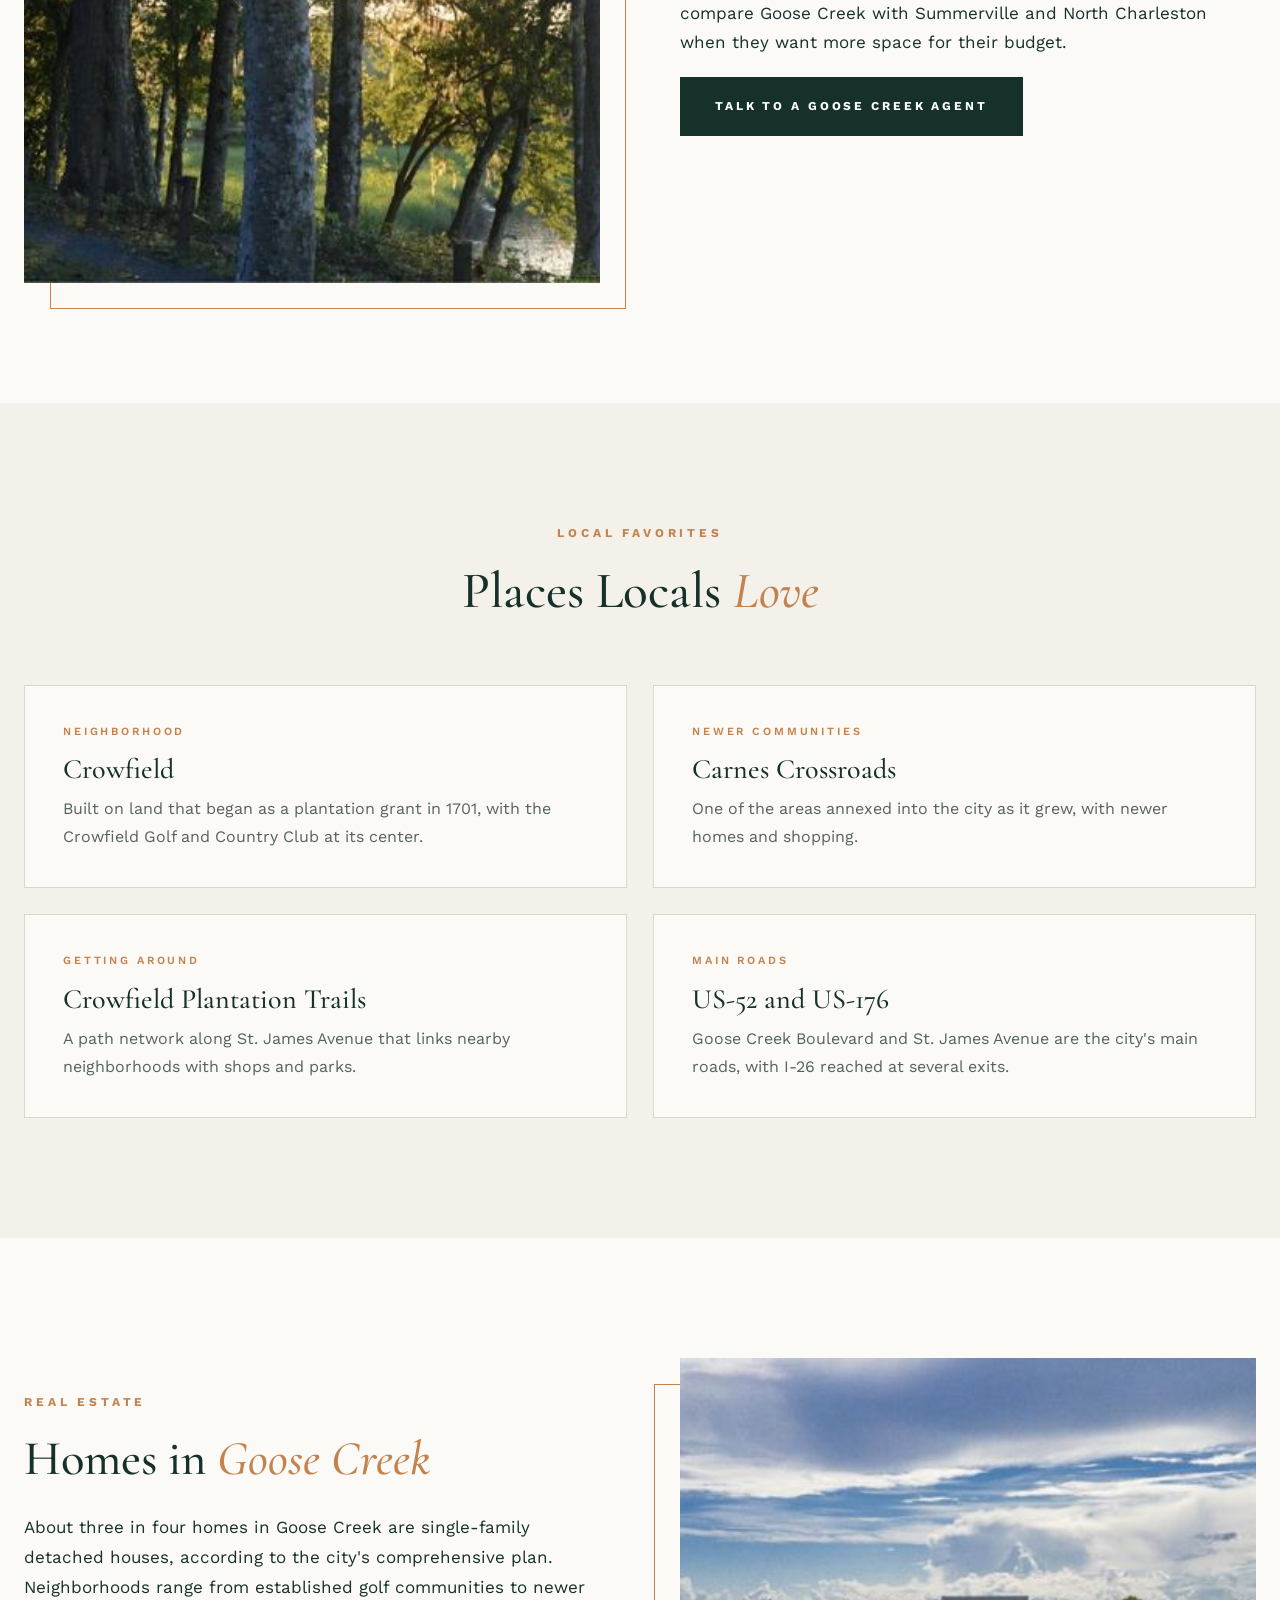
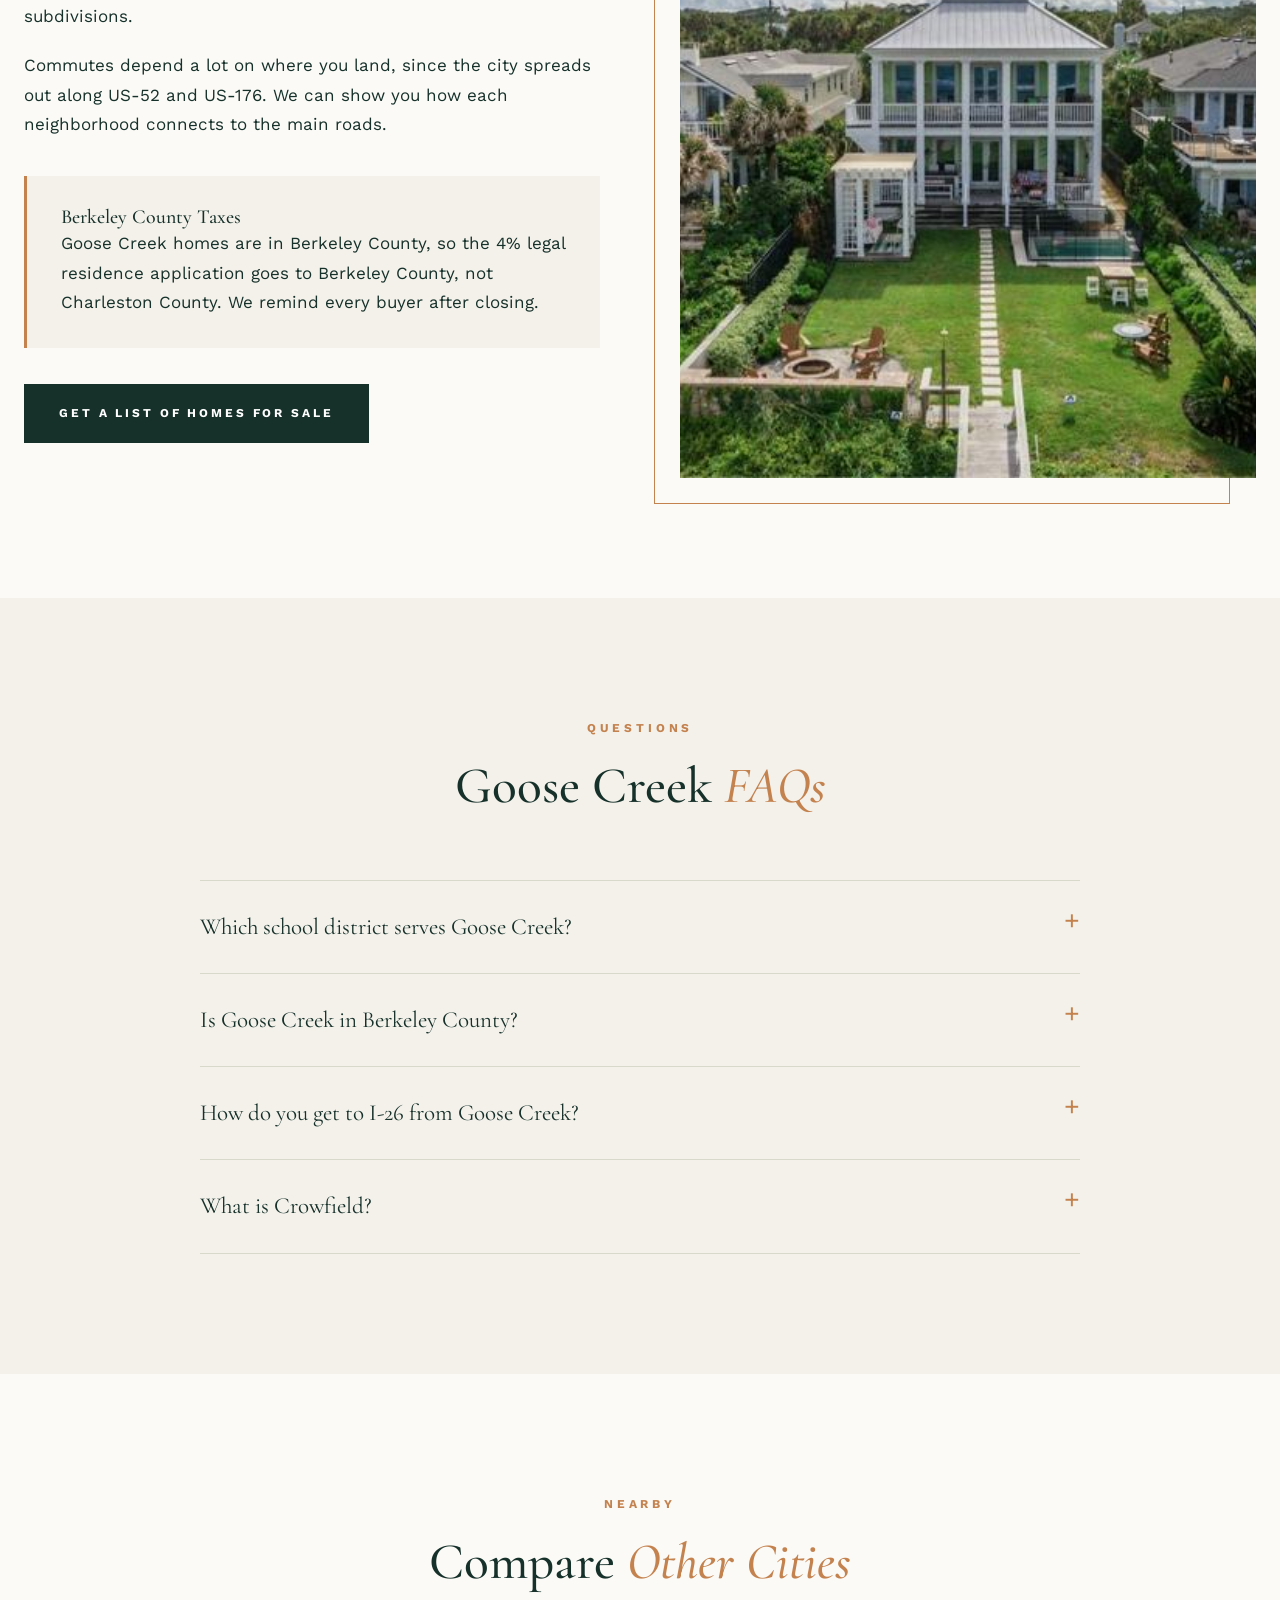
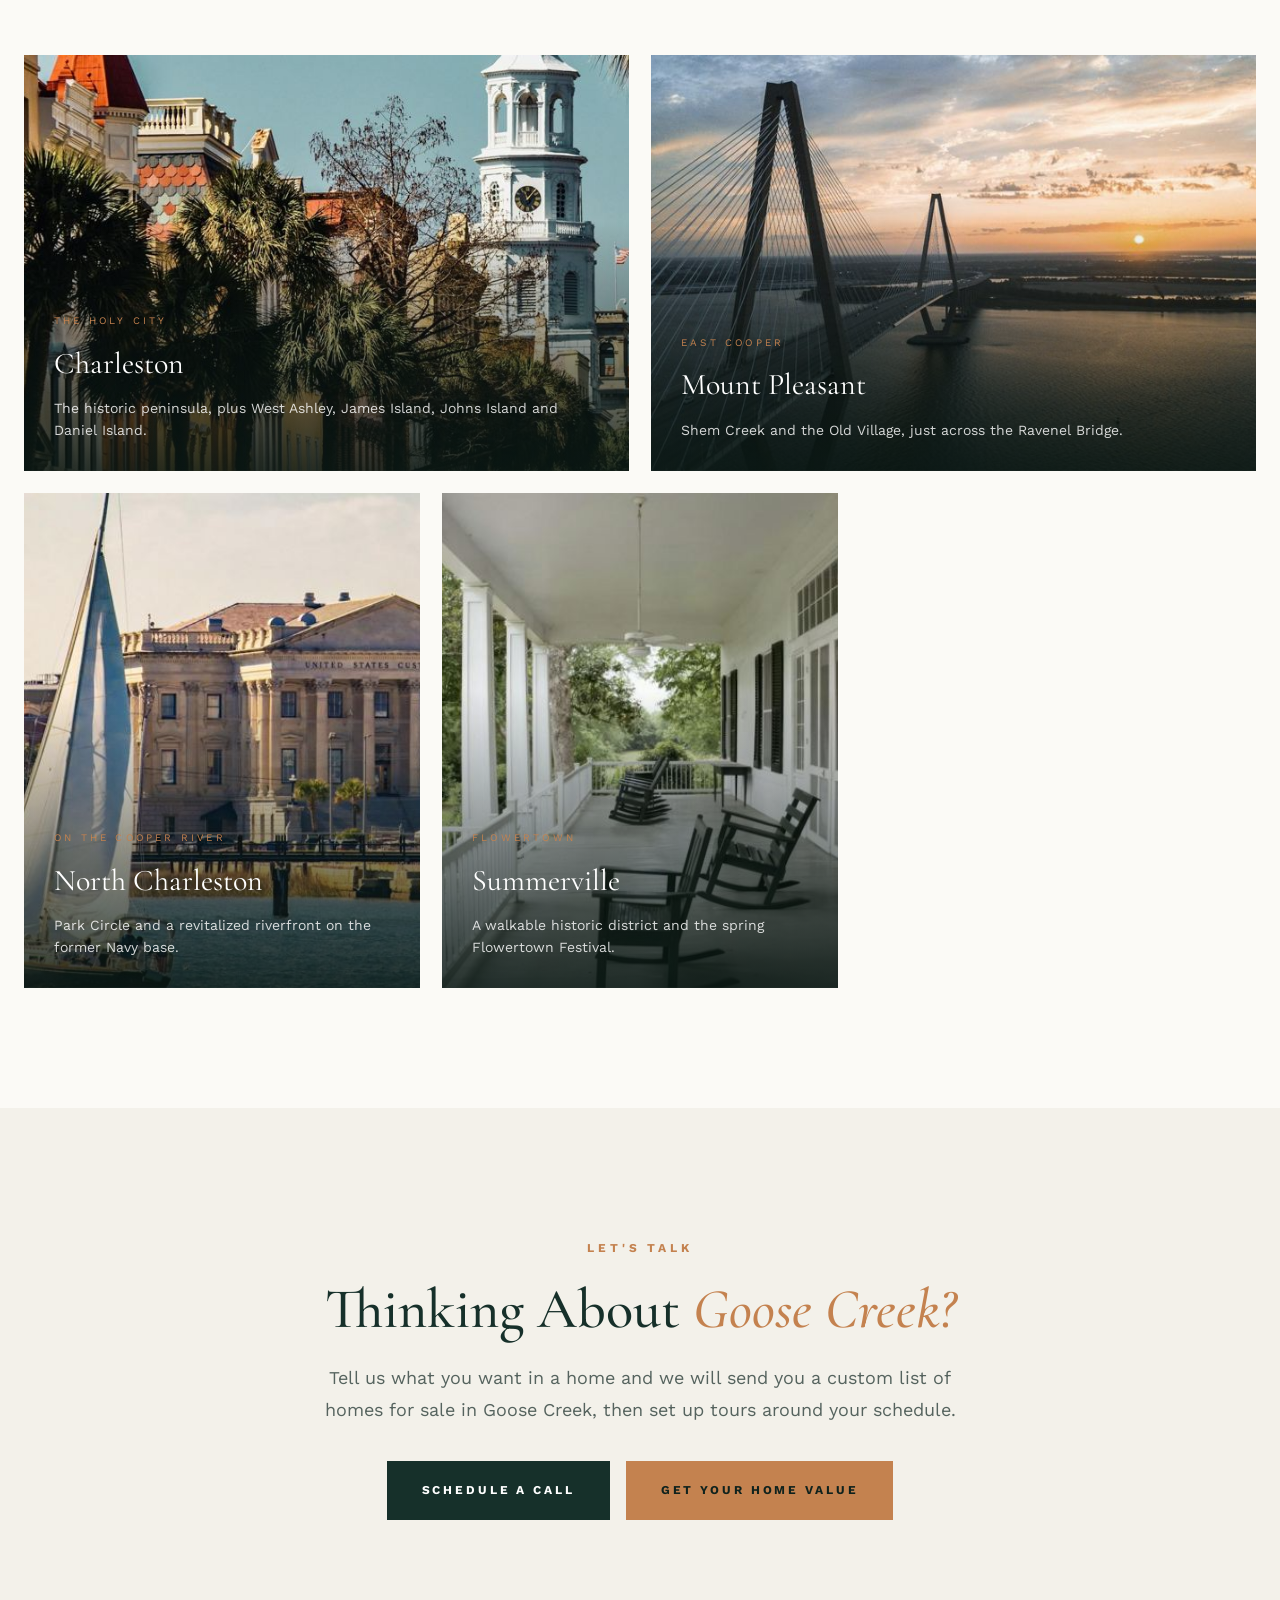
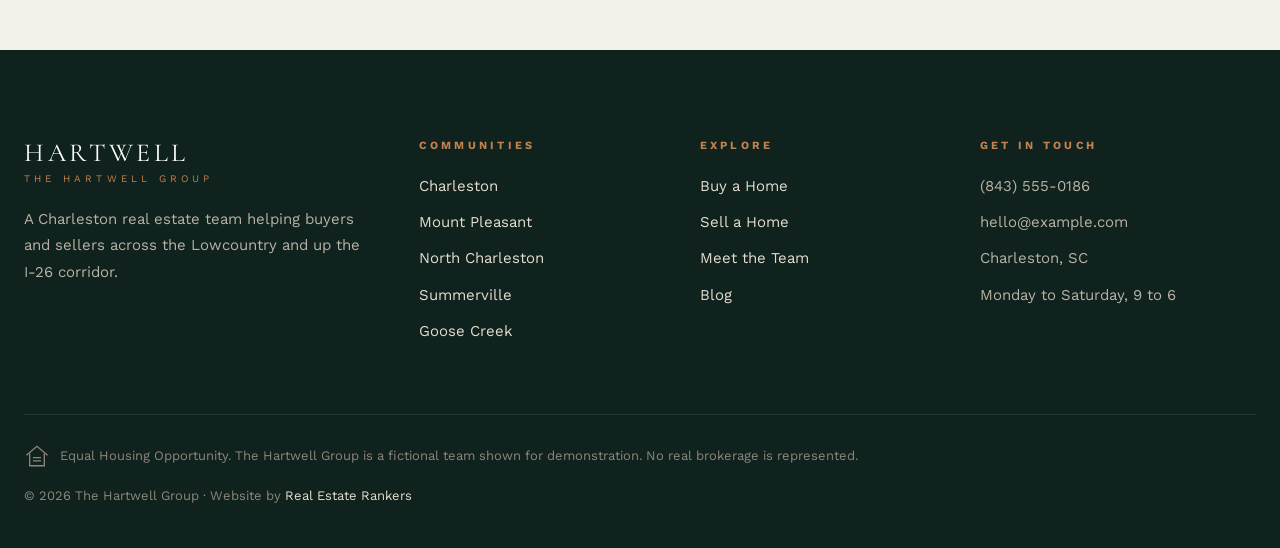
<file: goose-creek.html>
<!doctype html><html lang="en"><head><meta charset="utf-8"><meta name="viewport" content="width=device-width, initial-scale=1, viewport-fit=cover"><title>Living in Goose Creek, SC | City Guide | The Hartwell Group</title><meta name="description" content="Fictional demo city guide to Goose Creek, South Carolina by The Hartwell Group."><meta name="robots" content="noindex, nofollow"><link rel="preconnect" href="https://fonts.googleapis.com"><link rel="preconnect" href="https://fonts.gstatic.com" crossorigin><link rel="stylesheet" href="https://fonts.googleapis.com/css2?family=Cormorant+Garamond:ital,wght@0,500;0,600;1,500&family=Work+Sans:wght@400;500;600&display=swap"><link rel="stylesheet" href="styles.css"></head><body>
<div class="demo">Example Growth Website by Real Estate Rankers. The Hartwell Group is a fictional team and this site is a demo. <a href="https://realestaterankers.com/real-estate-web-design/growth/">Get a site like this for $999</a></div>
<header class="site-head" id="top"><div class="wrap"><a class="logo" href="index.html"><b>HARTWELL</b><small>The Hartwell Group</small></a>
<nav class="nav" aria-label="Main"><span class="has-sub"><a href="charleston.html" aria-current="page">Communities</a><span class="sub"><a href="charleston.html">Charleston</a><a href="mount-pleasant.html">Mount Pleasant</a><a href="north-charleston.html">North Charleston</a><a href="summerville.html">Summerville</a><a href="goose-creek.html">Goose Creek</a></span></span><a href="buyers.html">Buy</a><a href="sellers.html">Sell</a><a href="about.html">Team</a><a href="blog.html">Blog</a><a href="contact.html">Contact</a><a class="phone" href="contact.html">(843) 555-0186</a></nav>
<button class="menu-btn" type="button" aria-controls="drawer" aria-expanded="false">Menu</button></div></header>
<div class="drawer" id="drawer" hidden><button class="close" type="button">Close</button><a href="index.html">Home</a><a href="buyers.html">Buy</a><a href="sellers.html">Sell</a><a href="about.html">Team</a><a href="blog.html">Blog</a><a href="contact.html">Contact</a><span class="grp">Communities</span><a href="charleston.html">Charleston</a><a href="mount-pleasant.html">Mount Pleasant</a><a href="north-charleston.html">North Charleston</a><a href="summerville.html">Summerville</a><a href="goose-creek.html">Goose Creek</a><p>(843) 555-0186<br>hello@example.com</p></div><main>

<section class="hero inner" style="background-image:url(img/oaks.jpg)"><div class="wrap">
<div class="crumbs"><a href="index.html">Home</a> &nbsp;/&nbsp; Communities &nbsp;/&nbsp; Goose Creek</div>
<span class="eyebrow">Berkeley County</span><h1>Living in <em>Goose Creek</em>, SC</h1>
<p class="lede">Berkeley County's largest city, Goose Creek is mostly single-family homes, with established neighborhoods like Crowfield and newer communities like Carnes Crossroads.</p>
<div class="ctas"><a class="btn" href="contact.html">Get a Custom Home Search</a><a class="btn ghost" href="sellers.html#valuation">What's My Home Worth?</a></div>
</div></section>

<section style="padding-bottom:60px"><div class="wrap"><div class="qfacts"><div><small>County</small><b>Berkeley County</b><span>Its largest city</span></div><div><small>Schools</small><b>Berkeley County School District</b><span>Public schools</span></div><div><small>Population</small><b>45,946</b><span>2020 Census</span></div><div><small>Incorporated</small><b>1961</b><span>City of Goose Creek</span></div></div></div></section>

<section style="padding-top:40px"><div class="wrap split">
<div class="photo"><img src="img/sm-oaks.jpg" alt="Live oaks draped in Spanish moss"></div>
<div><span class="eyebrow">About Goose Creek</span><h2>Getting to Know <em>Goose Creek</em></h2>
<p>Goose Creek incorporated its first section in 1961 and has grown into the largest city in Berkeley County. It covers about 42 square miles, with Naval Weapons Station Charleston next door along the Cooper River.</p><p>Most homes in the city are single-family houses. Buyers often compare Goose Creek with Summerville and North Charleston when they want more space for their budget.</p>
<a class="btn dark" href="contact.html">Talk to a Goose Creek Agent</a></div>
</div></section>

<section class="bg-ivory"><div class="wrap">
<div class="sec-head"><span class="eyebrow">Local Favorites</span><h2>Places Locals <em>Love</em></h2></div>
<div class="spots"><div class="spot"><small>Neighborhood</small><h3>Crowfield</h3><p>Built on land that began as a plantation grant in 1701, with the Crowfield Golf and Country Club at its center.</p></div><div class="spot"><small>Newer Communities</small><h3>Carnes Crossroads</h3><p>One of the areas annexed into the city as it grew, with newer homes and shopping.</p></div><div class="spot"><small>Getting Around</small><h3>Crowfield Plantation Trails</h3><p>A path network along St. James Avenue that links nearby neighborhoods with shops and parks.</p></div><div class="spot"><small>Main Roads</small><h3>US-52 and US-176</h3><p>Goose Creek Boulevard and St. James Avenue are the city's main roads, with I-26 reached at several exits.</p></div></div>
</div></section>

<section><div class="wrap split flip">
<div class="photo"><img src="img/sm-coastal-home.jpg" alt="A home in the Charleston area"></div>
<div><span class="eyebrow">Real Estate</span><h2>Homes in <em>Goose Creek</em></h2>
<p>About three in four homes in Goose Creek are single-family detached houses, according to the city's comprehensive plan. Neighborhoods range from established golf communities to newer subdivisions.</p><p>Commutes depend a lot on where you land, since the city spreads out along US-52 and US-176. We can show you how each neighborhood connects to the main roads.</p>
<div class="callout"><h3>Berkeley County Taxes</h3><p>Goose Creek homes are in Berkeley County, so the 4% legal residence application goes to Berkeley County, not Charleston County. We remind every buyer after closing.</p></div>
<a class="btn dark" href="contact.html">Get a List of Homes for Sale</a></div>
</div></section>

<section class="bg-ivory" id="faq"><div class="wrap">
<div class="sec-head"><span class="eyebrow">Questions</span><h2>Goose Creek <em>FAQs</em></h2></div>
<div class="faq"><details><summary>Which school district serves Goose Creek?</summary><p>Berkeley County School District serves Goose Creek. Confirm the assigned schools for a specific address with the district.</p></details><details><summary>Is Goose Creek in Berkeley County?</summary><p>Yes. It is the largest city in Berkeley County.</p></details><details><summary>How do you get to I-26 from Goose Creek?</summary><p>The city connects to I-26 at several exits, using US-52 (Goose Creek Boulevard) and US-176 (St. James Avenue).</p></details><details><summary>What is Crowfield?</summary><p>An established neighborhood built around the Crowfield Golf and Country Club, on land that began as a plantation grant in 1701.</p></details></div>
</div></section>

<section><div class="wrap">
<div class="sec-head"><span class="eyebrow">Nearby</span><h2>Compare <em>Other Cities</em></h2></div>
<div class="citygrid others"><a class="hood" href="charleston.html"><img src="img/sm-steeple.jpg" alt="Charleston, South Carolina" loading="lazy"><div class="cap"><small>The Holy City</small><b>Charleston</b><span>The historic peninsula, plus West Ashley, James Island, Johns Island and Daniel Island.</span></div></a><a class="hood" href="mount-pleasant.html"><img src="img/sm-bridge.jpg" alt="Mount Pleasant, South Carolina" loading="lazy"><div class="cap"><small>East Cooper</small><b>Mount Pleasant</b><span>Shem Creek and the Old Village, just across the Ravenel Bridge.</span></div></a><a class="hood" href="north-charleston.html"><img src="img/sm-harbor.jpg" alt="North Charleston, South Carolina" loading="lazy"><div class="cap"><small>On the Cooper River</small><b>North Charleston</b><span>Park Circle and a revitalized riverfront on the former Navy base.</span></div></a><a class="hood" href="summerville.html"><img src="img/sm-porch.jpg" alt="Summerville, South Carolina" loading="lazy"><div class="cap"><small>Flowertown</small><b>Summerville</b><span>A walkable historic district and the spring Flowertown Festival.</span></div></a></div>
</div></section>
<section class="cta-final"><div class="wrap"><span class="eyebrow">Let's Talk</span><h2>Thinking About <em>Goose Creek?</em></h2><p>Tell us what you want in a home and we will send you a custom list of homes for sale in Goose Creek, then set up tours around your schedule.</p>
<div class="ctas"><a class="btn dark" href="contact.html">Schedule a Call</a><a class="btn" href="sellers.html#valuation">Get Your Home Value</a></div></div></section></main><footer><div class="wrap"><div class="fgrid4">
<div><a class="logo" href="index.html"><b>HARTWELL</b><small>The Hartwell Group</small></a>
<p>A Charleston real estate team helping buyers and sellers across the Lowcountry and up the I-26 corridor.</p></div>
<div><h4>Communities</h4><ul><li><a href="charleston.html">Charleston</a></li><li><a href="mount-pleasant.html">Mount Pleasant</a></li><li><a href="north-charleston.html">North Charleston</a></li><li><a href="summerville.html">Summerville</a></li><li><a href="goose-creek.html">Goose Creek</a></li></ul></div>
<div><h4>Explore</h4><ul><li><a href="buyers.html">Buy a Home</a></li><li><a href="sellers.html">Sell a Home</a></li><li><a href="about.html">Meet the Team</a></li><li><a href="blog.html">Blog</a></li></ul></div>
<div><h4>Get in Touch</h4><ul><li>(843) 555-0186</li><li>hello@example.com</li><li>Charleston, SC</li><li>Monday to Saturday, 9 to 6</li></ul></div>
</div>
<div class="legal"><span class="eho"><svg viewBox="0 0 32 32" fill="none" stroke="currentColor" stroke-width="1.6"><path d="M3 15 16 4l13 11"/><path d="M7 13v15h18V13"/><path d="M11 18h10M11 22h10"/></svg> Equal Housing Opportunity. The Hartwell Group is a fictional team shown for demonstration. No real brokerage is represented.</span><span>&copy; 2026 The Hartwell Group &middot; Website by <a href="https://realestaterankers.com/">Real Estate Rankers</a></span></div>
</div></footer>
<a class="float-cta" href="contact.html">Talk to the Team</a><script>
(function(){
  var h=document.querySelector('.site-head'),d=document.getElementById('drawer'),b=document.querySelector('.menu-btn');
  function onS(){ if(window.scrollY>90){h.classList.add('solid')}else{h.classList.remove('solid')} }
  window.addEventListener('scroll',onS,{passive:true});onS();
  b.addEventListener('click',function(){d.hidden=false;b.setAttribute('aria-expanded','true')});
  d.querySelector('.close').addEventListener('click',function(){d.hidden=true;b.setAttribute('aria-expanded','false')});
  document.querySelectorAll('form[data-demo]').forEach(function(f){
    f.addEventListener('submit',function(e){e.preventDefault();var n=f.querySelector('.formnote');if(n){n.hidden=false;n.scrollIntoView({block:'nearest',behavior:'smooth'})}});
  });
})();
</script>
</body></html>
</file>
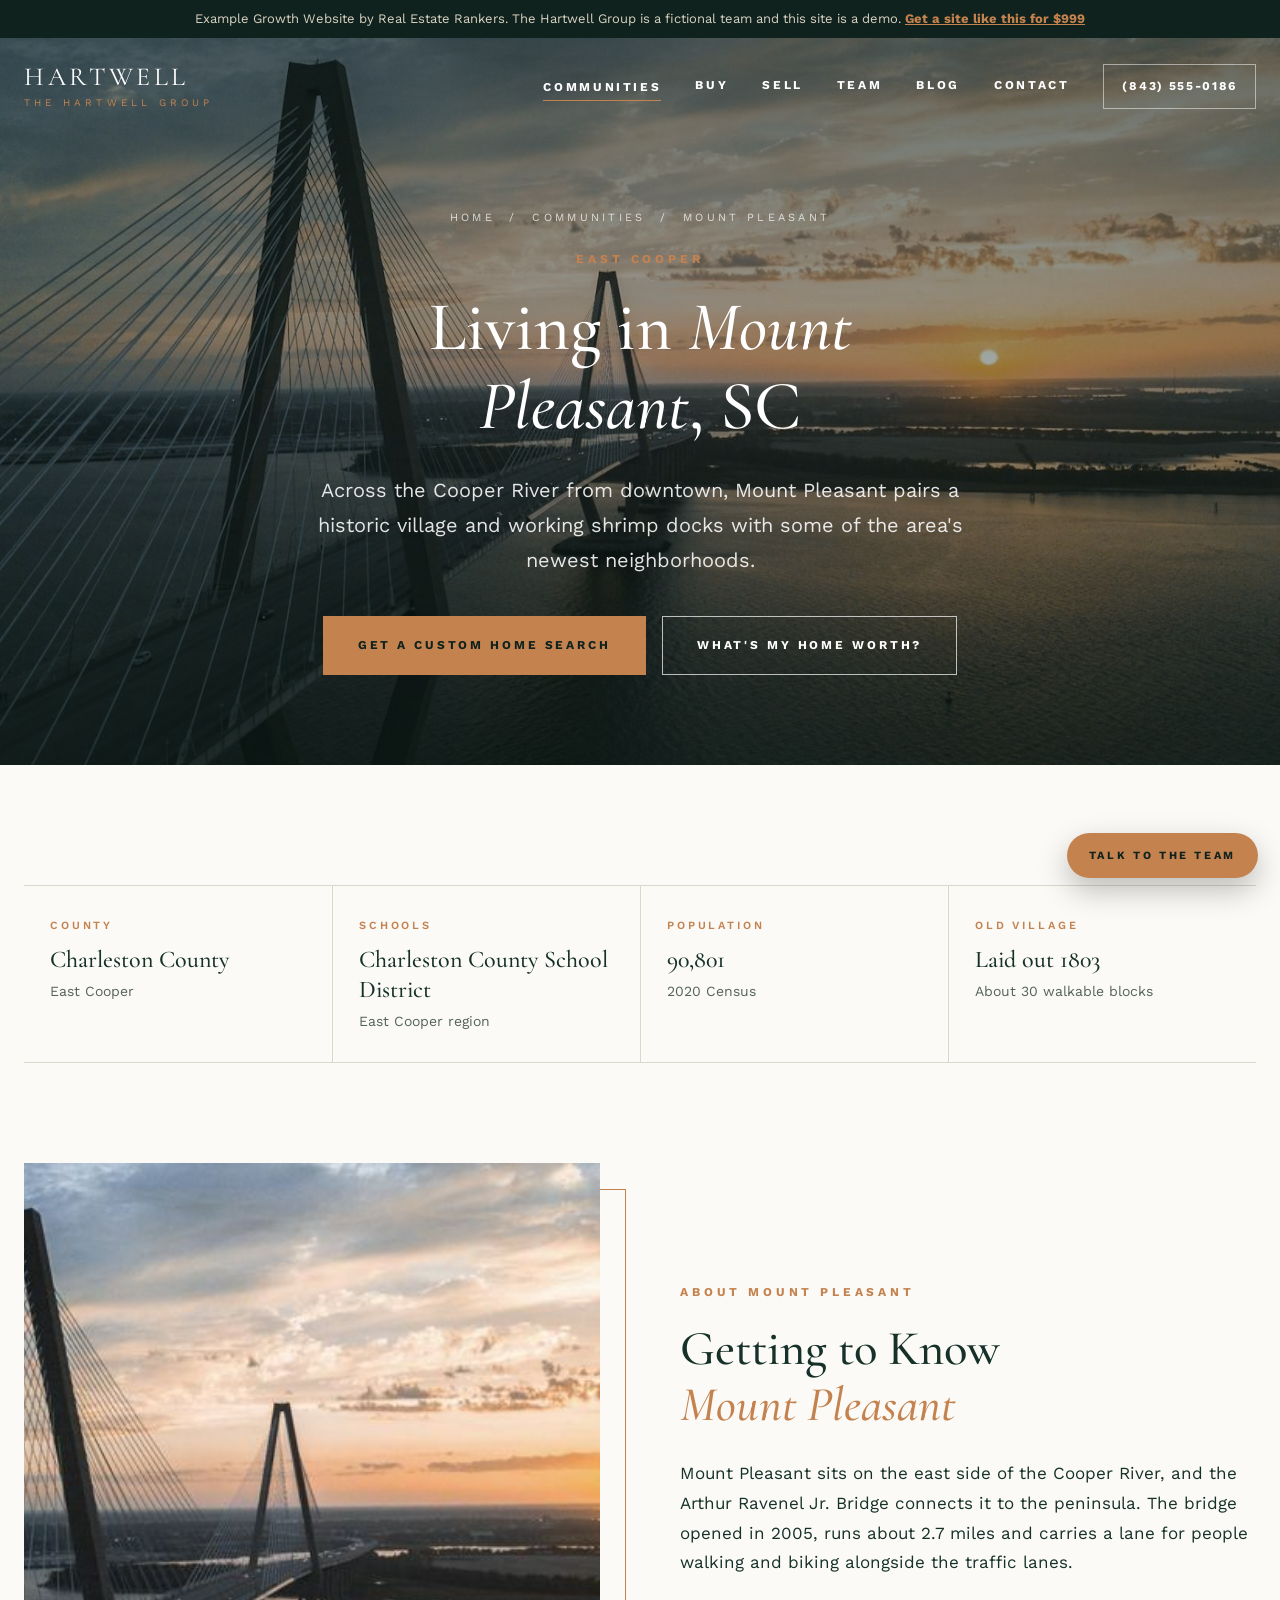
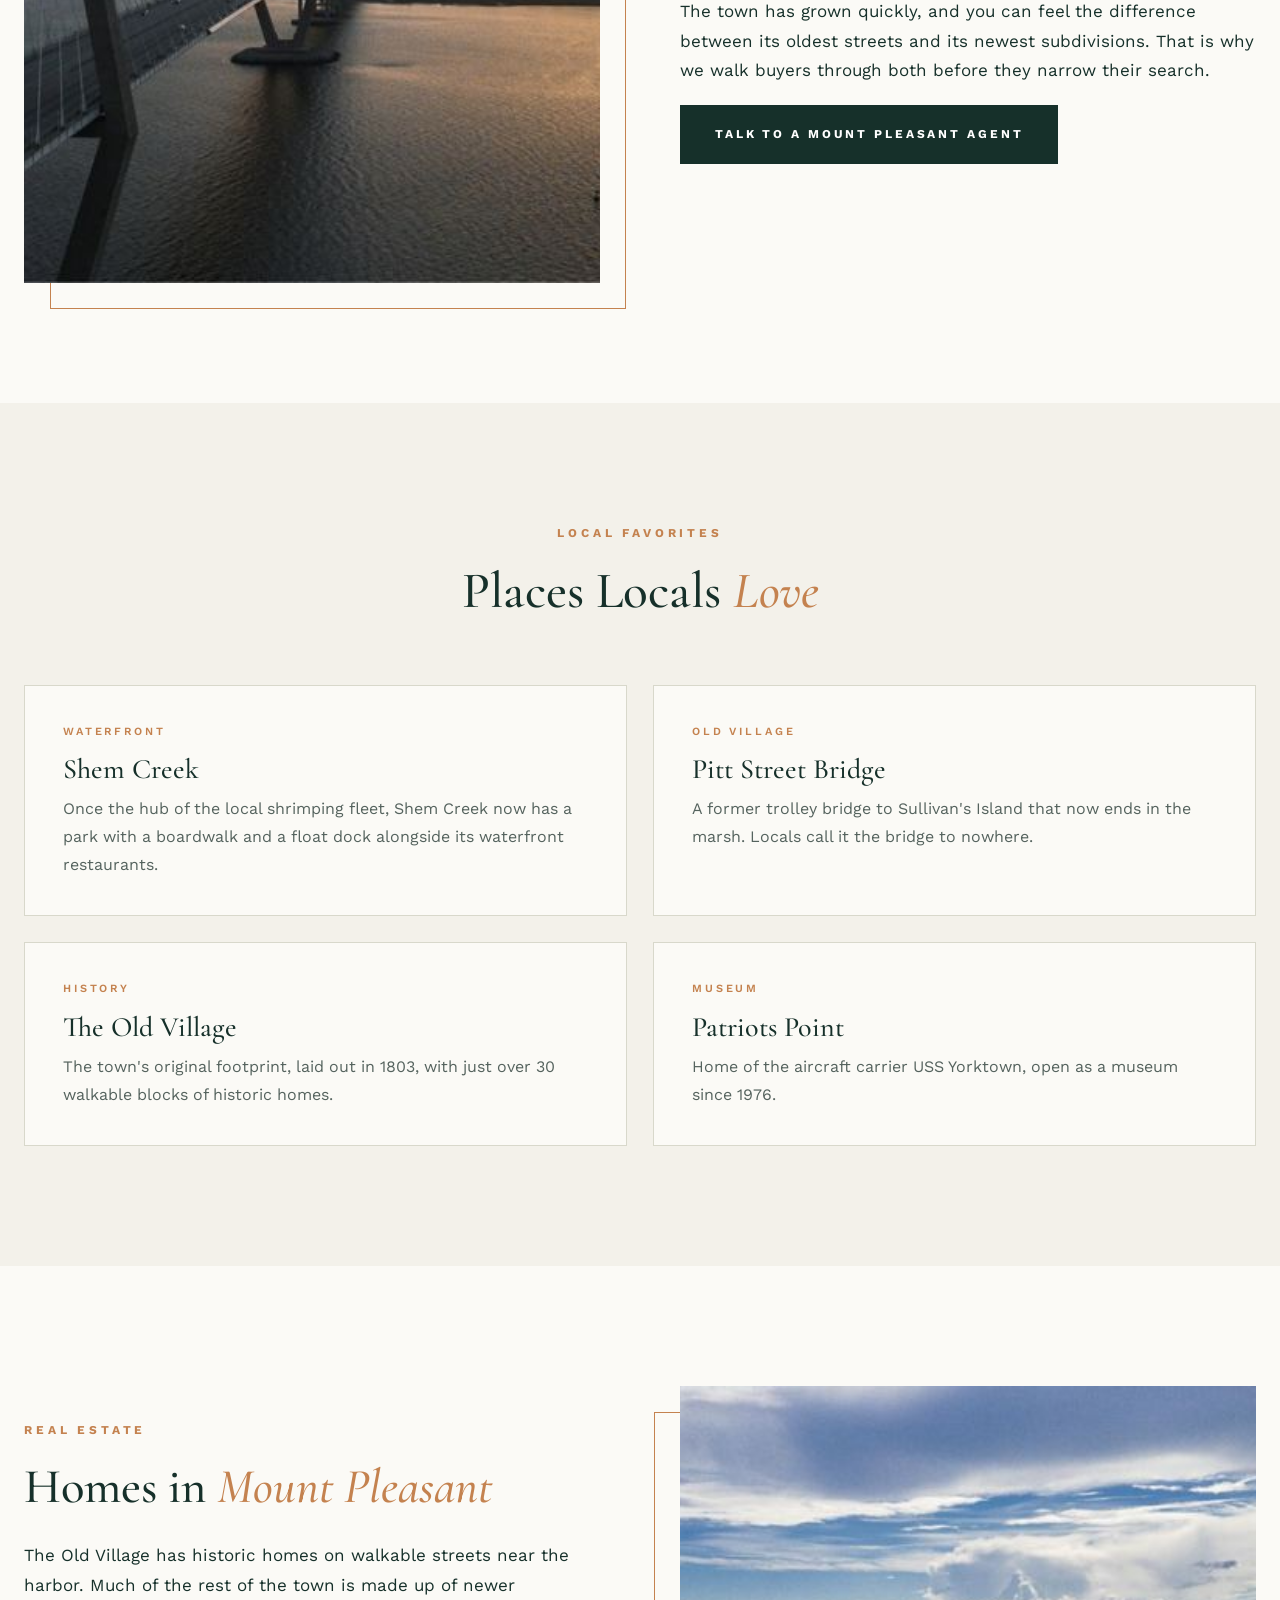
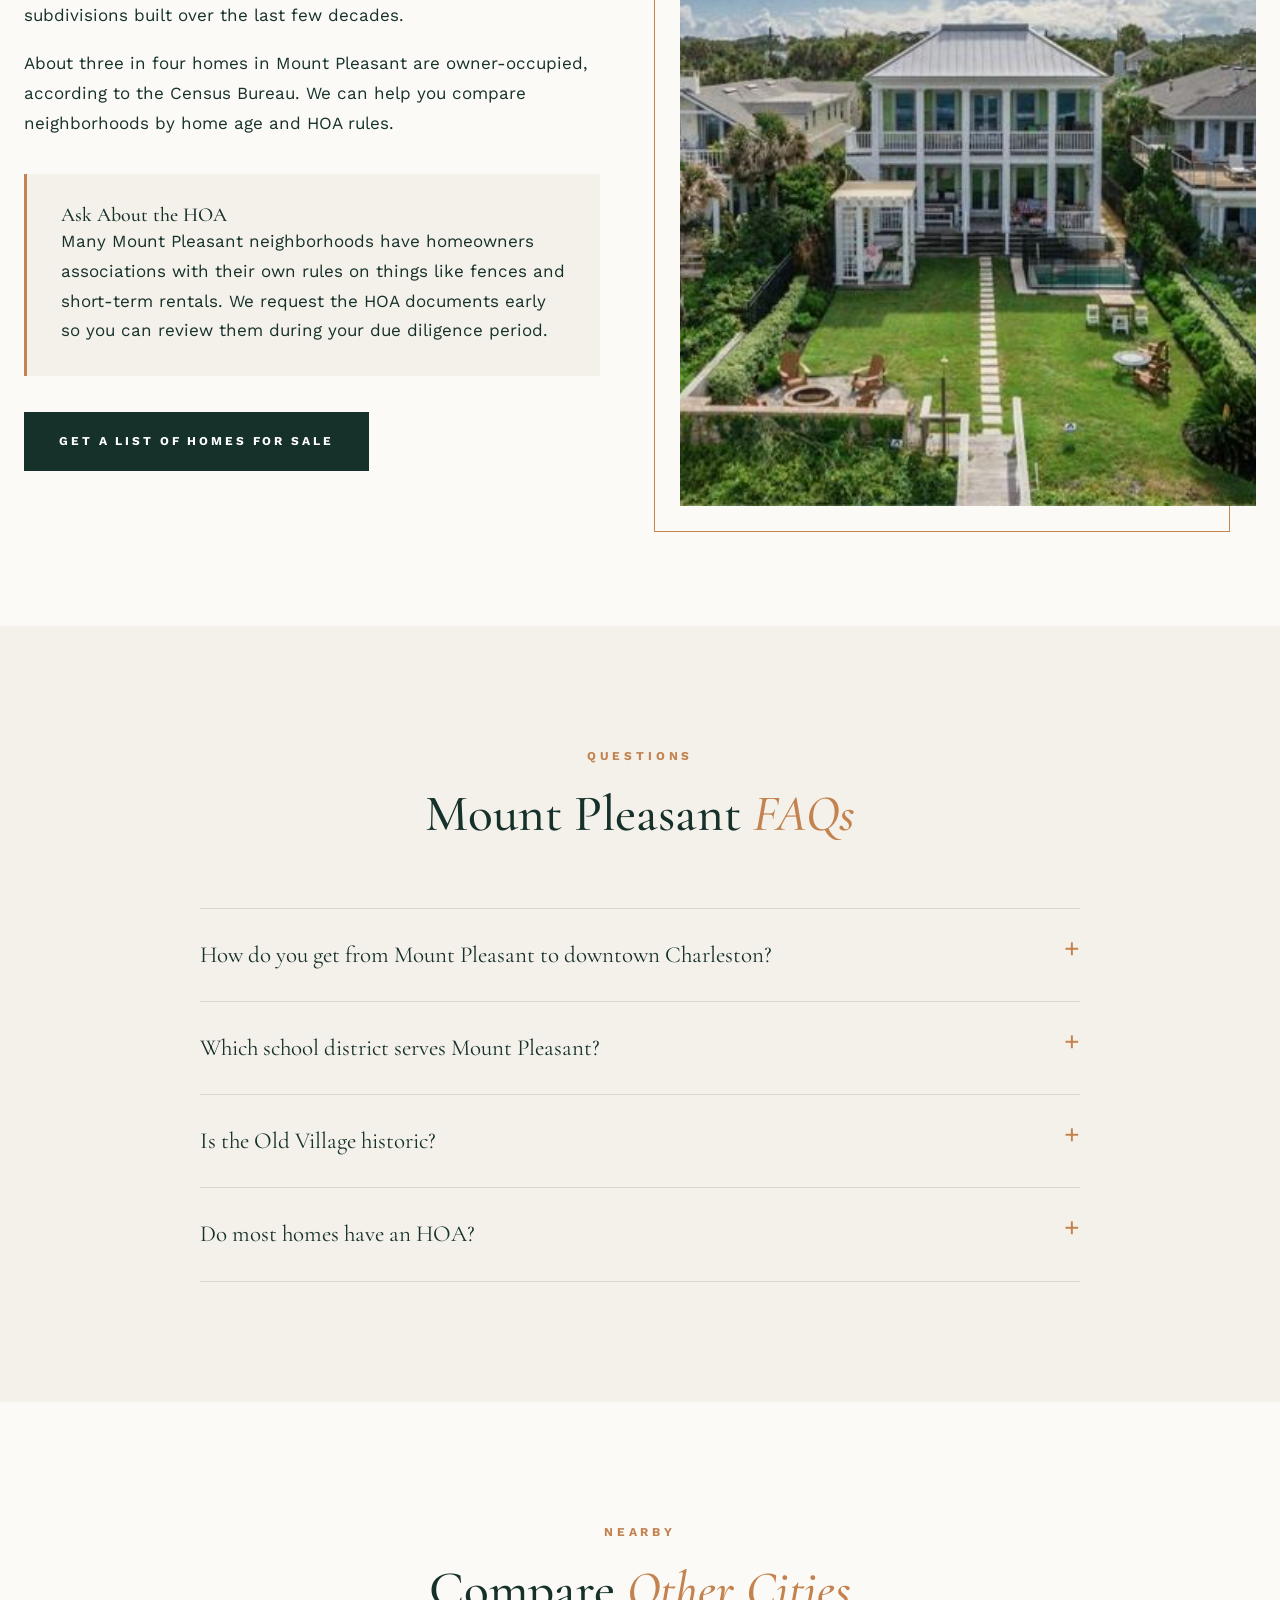
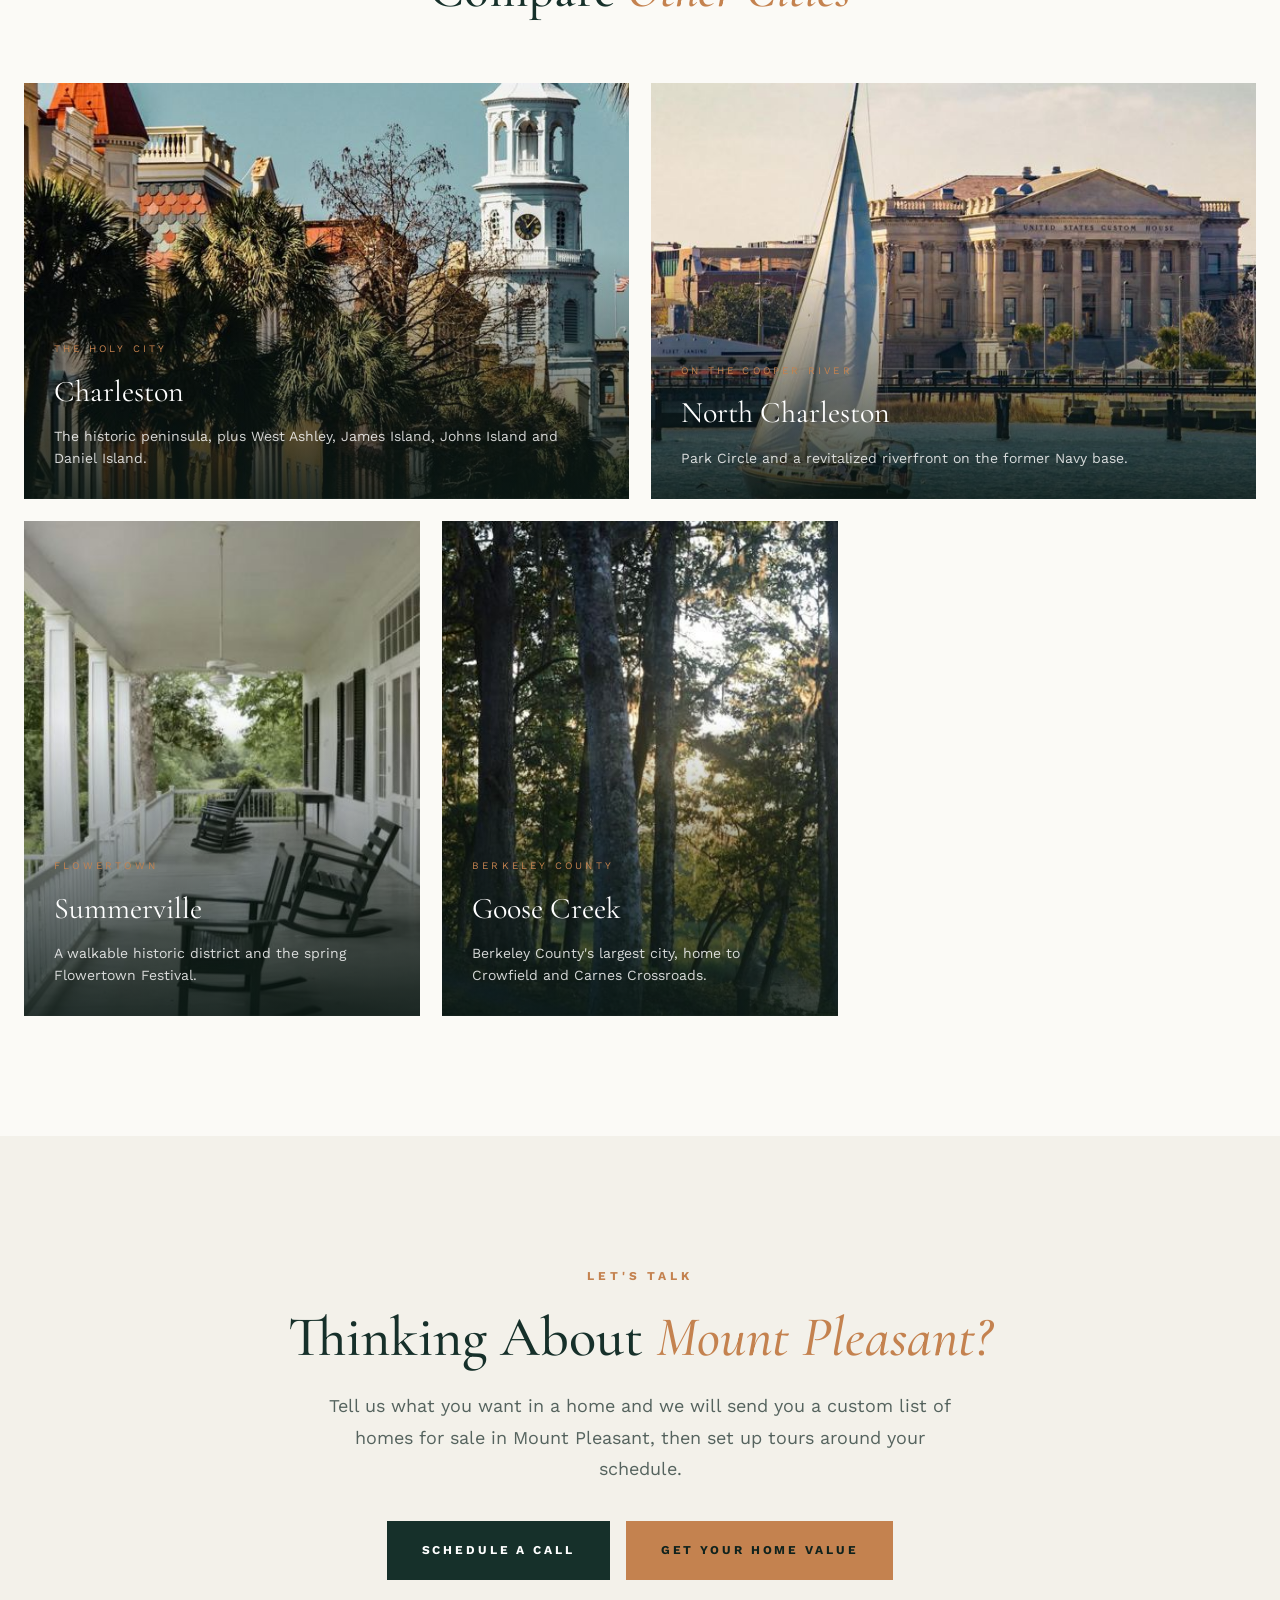
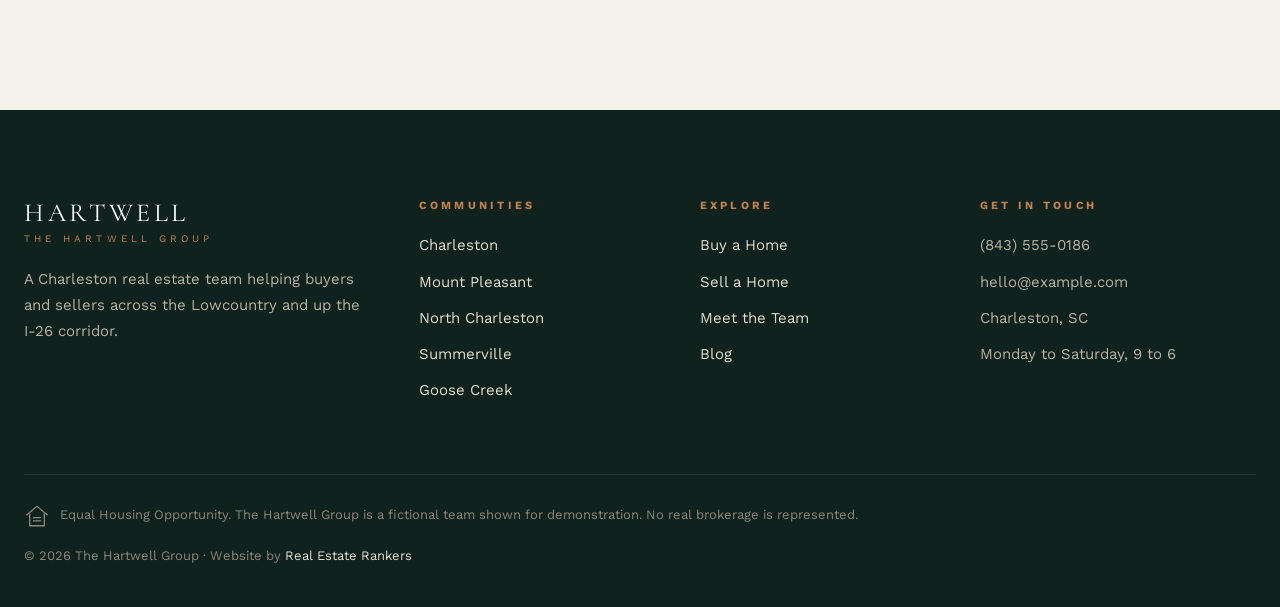
<file: mount-pleasant.html>
<!doctype html><html lang="en"><head><meta charset="utf-8"><meta name="viewport" content="width=device-width, initial-scale=1, viewport-fit=cover"><title>Living in Mount Pleasant, SC | City Guide | The Hartwell Group</title><meta name="description" content="Fictional demo city guide to Mount Pleasant, South Carolina by The Hartwell Group."><meta name="robots" content="noindex, nofollow"><link rel="preconnect" href="https://fonts.googleapis.com"><link rel="preconnect" href="https://fonts.gstatic.com" crossorigin><link rel="stylesheet" href="https://fonts.googleapis.com/css2?family=Cormorant+Garamond:ital,wght@0,500;0,600;1,500&family=Work+Sans:wght@400;500;600&display=swap"><link rel="stylesheet" href="styles.css"></head><body>
<div class="demo">Example Growth Website by Real Estate Rankers. The Hartwell Group is a fictional team and this site is a demo. <a href="https://realestaterankers.com/real-estate-web-design/growth/">Get a site like this for $999</a></div>
<header class="site-head" id="top"><div class="wrap"><a class="logo" href="index.html"><b>HARTWELL</b><small>The Hartwell Group</small></a>
<nav class="nav" aria-label="Main"><span class="has-sub"><a href="charleston.html" aria-current="page">Communities</a><span class="sub"><a href="charleston.html">Charleston</a><a href="mount-pleasant.html">Mount Pleasant</a><a href="north-charleston.html">North Charleston</a><a href="summerville.html">Summerville</a><a href="goose-creek.html">Goose Creek</a></span></span><a href="buyers.html">Buy</a><a href="sellers.html">Sell</a><a href="about.html">Team</a><a href="blog.html">Blog</a><a href="contact.html">Contact</a><a class="phone" href="contact.html">(843) 555-0186</a></nav>
<button class="menu-btn" type="button" aria-controls="drawer" aria-expanded="false">Menu</button></div></header>
<div class="drawer" id="drawer" hidden><button class="close" type="button">Close</button><a href="index.html">Home</a><a href="buyers.html">Buy</a><a href="sellers.html">Sell</a><a href="about.html">Team</a><a href="blog.html">Blog</a><a href="contact.html">Contact</a><span class="grp">Communities</span><a href="charleston.html">Charleston</a><a href="mount-pleasant.html">Mount Pleasant</a><a href="north-charleston.html">North Charleston</a><a href="summerville.html">Summerville</a><a href="goose-creek.html">Goose Creek</a><p>(843) 555-0186<br>hello@example.com</p></div><main>

<section class="hero inner" style="background-image:url(img/bridge.jpg)"><div class="wrap">
<div class="crumbs"><a href="index.html">Home</a> &nbsp;/&nbsp; Communities &nbsp;/&nbsp; Mount Pleasant</div>
<span class="eyebrow">East Cooper</span><h1>Living in <em>Mount Pleasant</em>, SC</h1>
<p class="lede">Across the Cooper River from downtown, Mount Pleasant pairs a historic village and working shrimp docks with some of the area's newest neighborhoods.</p>
<div class="ctas"><a class="btn" href="contact.html">Get a Custom Home Search</a><a class="btn ghost" href="sellers.html#valuation">What's My Home Worth?</a></div>
</div></section>

<section style="padding-bottom:60px"><div class="wrap"><div class="qfacts"><div><small>County</small><b>Charleston County</b><span>East Cooper</span></div><div><small>Schools</small><b>Charleston County School District</b><span>East Cooper region</span></div><div><small>Population</small><b>90,801</b><span>2020 Census</span></div><div><small>Old Village</small><b>Laid out 1803</b><span>About 30 walkable blocks</span></div></div></div></section>

<section style="padding-top:40px"><div class="wrap split">
<div class="photo"><img src="img/sm-bridge.jpg" alt="The Arthur Ravenel Jr. Bridge between Charleston and Mount Pleasant"></div>
<div><span class="eyebrow">About Mount Pleasant</span><h2>Getting to Know <em>Mount Pleasant</em></h2>
<p>Mount Pleasant sits on the east side of the Cooper River, and the Arthur Ravenel Jr. Bridge connects it to the peninsula. The bridge opened in 2005, runs about 2.7 miles and carries a lane for people walking and biking alongside the traffic lanes.</p><p>The town has grown quickly, and you can feel the difference between its oldest streets and its newest subdivisions. That is why we walk buyers through both before they narrow their search.</p>
<a class="btn dark" href="contact.html">Talk to a Mount Pleasant Agent</a></div>
</div></section>

<section class="bg-ivory"><div class="wrap">
<div class="sec-head"><span class="eyebrow">Local Favorites</span><h2>Places Locals <em>Love</em></h2></div>
<div class="spots"><div class="spot"><small>Waterfront</small><h3>Shem Creek</h3><p>Once the hub of the local shrimping fleet, Shem Creek now has a park with a boardwalk and a float dock alongside its waterfront restaurants.</p></div><div class="spot"><small>Old Village</small><h3>Pitt Street Bridge</h3><p>A former trolley bridge to Sullivan's Island that now ends in the marsh. Locals call it the bridge to nowhere.</p></div><div class="spot"><small>History</small><h3>The Old Village</h3><p>The town's original footprint, laid out in 1803, with just over 30 walkable blocks of historic homes.</p></div><div class="spot"><small>Museum</small><h3>Patriots Point</h3><p>Home of the aircraft carrier USS Yorktown, open as a museum since 1976.</p></div></div>
</div></section>

<section><div class="wrap split flip">
<div class="photo"><img src="img/sm-coastal-home.jpg" alt="A home in the Charleston area"></div>
<div><span class="eyebrow">Real Estate</span><h2>Homes in <em>Mount Pleasant</em></h2>
<p>The Old Village has historic homes on walkable streets near the harbor. Much of the rest of the town is made up of newer subdivisions built over the last few decades.</p><p>About three in four homes in Mount Pleasant are owner-occupied, according to the Census Bureau. We can help you compare neighborhoods by home age and HOA rules.</p>
<div class="callout"><h3>Ask About the HOA</h3><p>Many Mount Pleasant neighborhoods have homeowners associations with their own rules on things like fences and short-term rentals. We request the HOA documents early so you can review them during your due diligence period.</p></div>
<a class="btn dark" href="contact.html">Get a List of Homes for Sale</a></div>
</div></section>

<section class="bg-ivory" id="faq"><div class="wrap">
<div class="sec-head"><span class="eyebrow">Questions</span><h2>Mount Pleasant <em>FAQs</em></h2></div>
<div class="faq"><details><summary>How do you get from Mount Pleasant to downtown Charleston?</summary><p>The Arthur Ravenel Jr. Bridge connects Mount Pleasant to the peninsula. It also has a lane for walking and biking.</p></details><details><summary>Which school district serves Mount Pleasant?</summary><p>Charleston County School District serves Mount Pleasant as part of its East Cooper region. Confirm the assigned schools for a specific address with the district.</p></details><details><summary>Is the Old Village historic?</summary><p>Yes. It is the oldest part of town, laid out in 1803, and it has a different feel from the newer neighborhoods.</p></details><details><summary>Do most homes have an HOA?</summary><p>Many newer neighborhoods do. We pull the documents early so there are no surprises.</p></details></div>
</div></section>

<section><div class="wrap">
<div class="sec-head"><span class="eyebrow">Nearby</span><h2>Compare <em>Other Cities</em></h2></div>
<div class="citygrid others"><a class="hood" href="charleston.html"><img src="img/sm-steeple.jpg" alt="Charleston, South Carolina" loading="lazy"><div class="cap"><small>The Holy City</small><b>Charleston</b><span>The historic peninsula, plus West Ashley, James Island, Johns Island and Daniel Island.</span></div></a><a class="hood" href="north-charleston.html"><img src="img/sm-harbor.jpg" alt="North Charleston, South Carolina" loading="lazy"><div class="cap"><small>On the Cooper River</small><b>North Charleston</b><span>Park Circle and a revitalized riverfront on the former Navy base.</span></div></a><a class="hood" href="summerville.html"><img src="img/sm-porch.jpg" alt="Summerville, South Carolina" loading="lazy"><div class="cap"><small>Flowertown</small><b>Summerville</b><span>A walkable historic district and the spring Flowertown Festival.</span></div></a><a class="hood" href="goose-creek.html"><img src="img/sm-oaks.jpg" alt="Goose Creek, South Carolina" loading="lazy"><div class="cap"><small>Berkeley County</small><b>Goose Creek</b><span>Berkeley County's largest city, home to Crowfield and Carnes Crossroads.</span></div></a></div>
</div></section>
<section class="cta-final"><div class="wrap"><span class="eyebrow">Let's Talk</span><h2>Thinking About <em>Mount Pleasant?</em></h2><p>Tell us what you want in a home and we will send you a custom list of homes for sale in Mount Pleasant, then set up tours around your schedule.</p>
<div class="ctas"><a class="btn dark" href="contact.html">Schedule a Call</a><a class="btn" href="sellers.html#valuation">Get Your Home Value</a></div></div></section></main><footer><div class="wrap"><div class="fgrid4">
<div><a class="logo" href="index.html"><b>HARTWELL</b><small>The Hartwell Group</small></a>
<p>A Charleston real estate team helping buyers and sellers across the Lowcountry and up the I-26 corridor.</p></div>
<div><h4>Communities</h4><ul><li><a href="charleston.html">Charleston</a></li><li><a href="mount-pleasant.html">Mount Pleasant</a></li><li><a href="north-charleston.html">North Charleston</a></li><li><a href="summerville.html">Summerville</a></li><li><a href="goose-creek.html">Goose Creek</a></li></ul></div>
<div><h4>Explore</h4><ul><li><a href="buyers.html">Buy a Home</a></li><li><a href="sellers.html">Sell a Home</a></li><li><a href="about.html">Meet the Team</a></li><li><a href="blog.html">Blog</a></li></ul></div>
<div><h4>Get in Touch</h4><ul><li>(843) 555-0186</li><li>hello@example.com</li><li>Charleston, SC</li><li>Monday to Saturday, 9 to 6</li></ul></div>
</div>
<div class="legal"><span class="eho"><svg viewBox="0 0 32 32" fill="none" stroke="currentColor" stroke-width="1.6"><path d="M3 15 16 4l13 11"/><path d="M7 13v15h18V13"/><path d="M11 18h10M11 22h10"/></svg> Equal Housing Opportunity. The Hartwell Group is a fictional team shown for demonstration. No real brokerage is represented.</span><span>&copy; 2026 The Hartwell Group &middot; Website by <a href="https://realestaterankers.com/">Real Estate Rankers</a></span></div>
</div></footer>
<a class="float-cta" href="contact.html">Talk to the Team</a><script>
(function(){
  var h=document.querySelector('.site-head'),d=document.getElementById('drawer'),b=document.querySelector('.menu-btn');
  function onS(){ if(window.scrollY>90){h.classList.add('solid')}else{h.classList.remove('solid')} }
  window.addEventListener('scroll',onS,{passive:true});onS();
  b.addEventListener('click',function(){d.hidden=false;b.setAttribute('aria-expanded','true')});
  d.querySelector('.close').addEventListener('click',function(){d.hidden=true;b.setAttribute('aria-expanded','false')});
  document.querySelectorAll('form[data-demo]').forEach(function(f){
    f.addEventListener('submit',function(e){e.preventDefault();var n=f.querySelector('.formnote');if(n){n.hidden=false;n.scrollIntoView({block:'nearest',behavior:'smooth'})}});
  });
})();
</script>
</body></html>
</file>
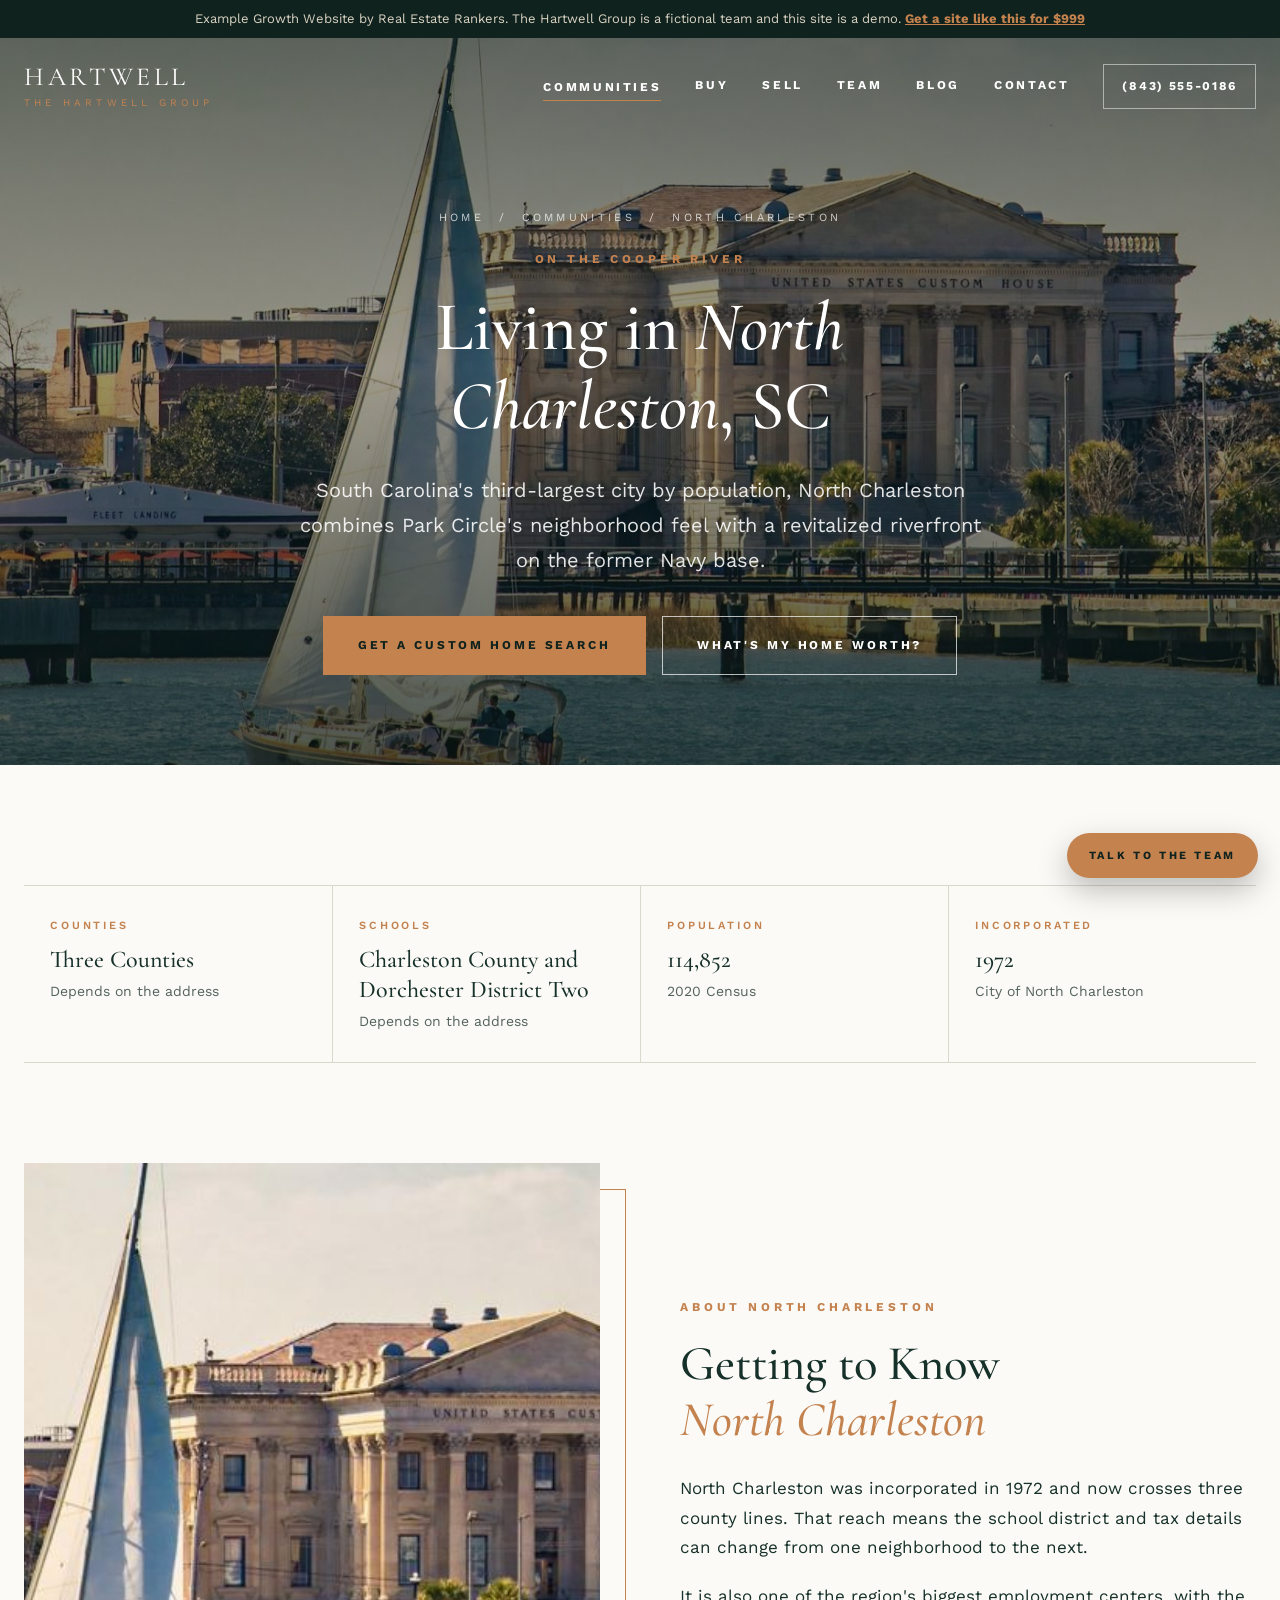
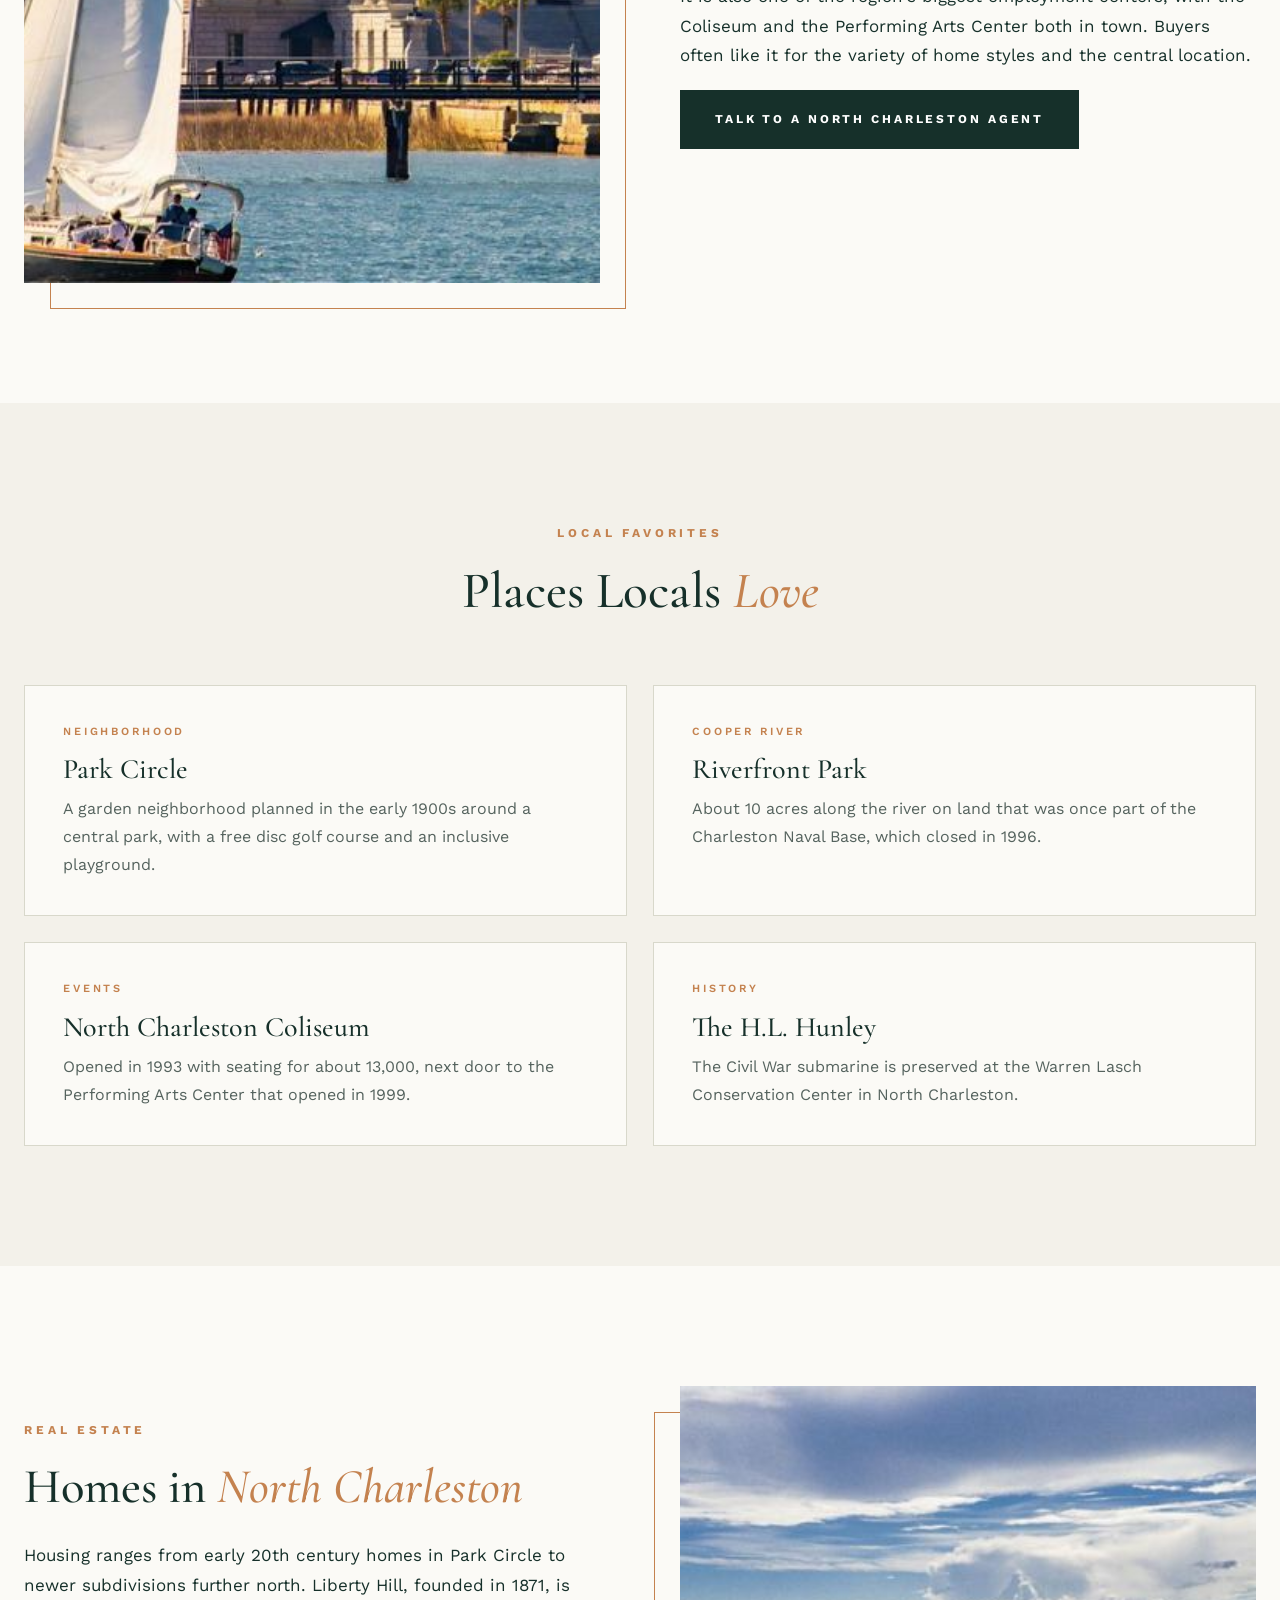
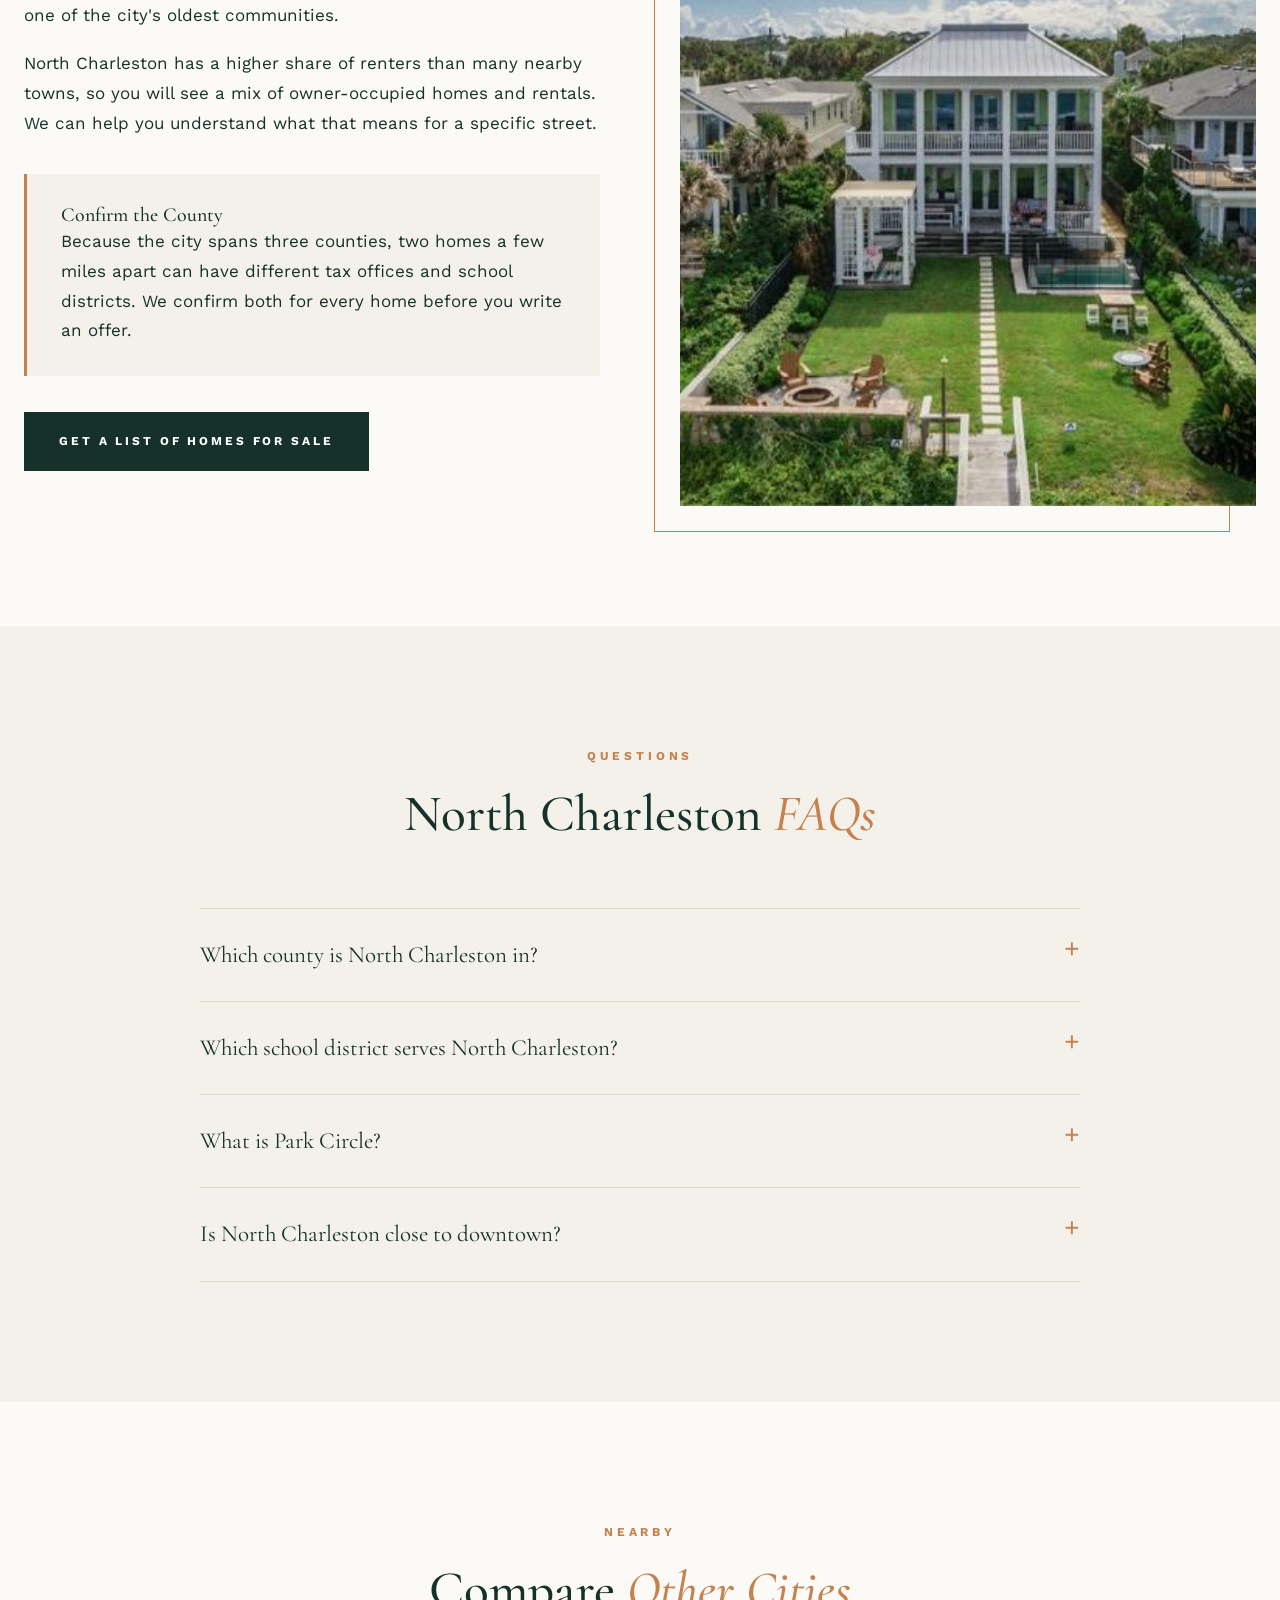
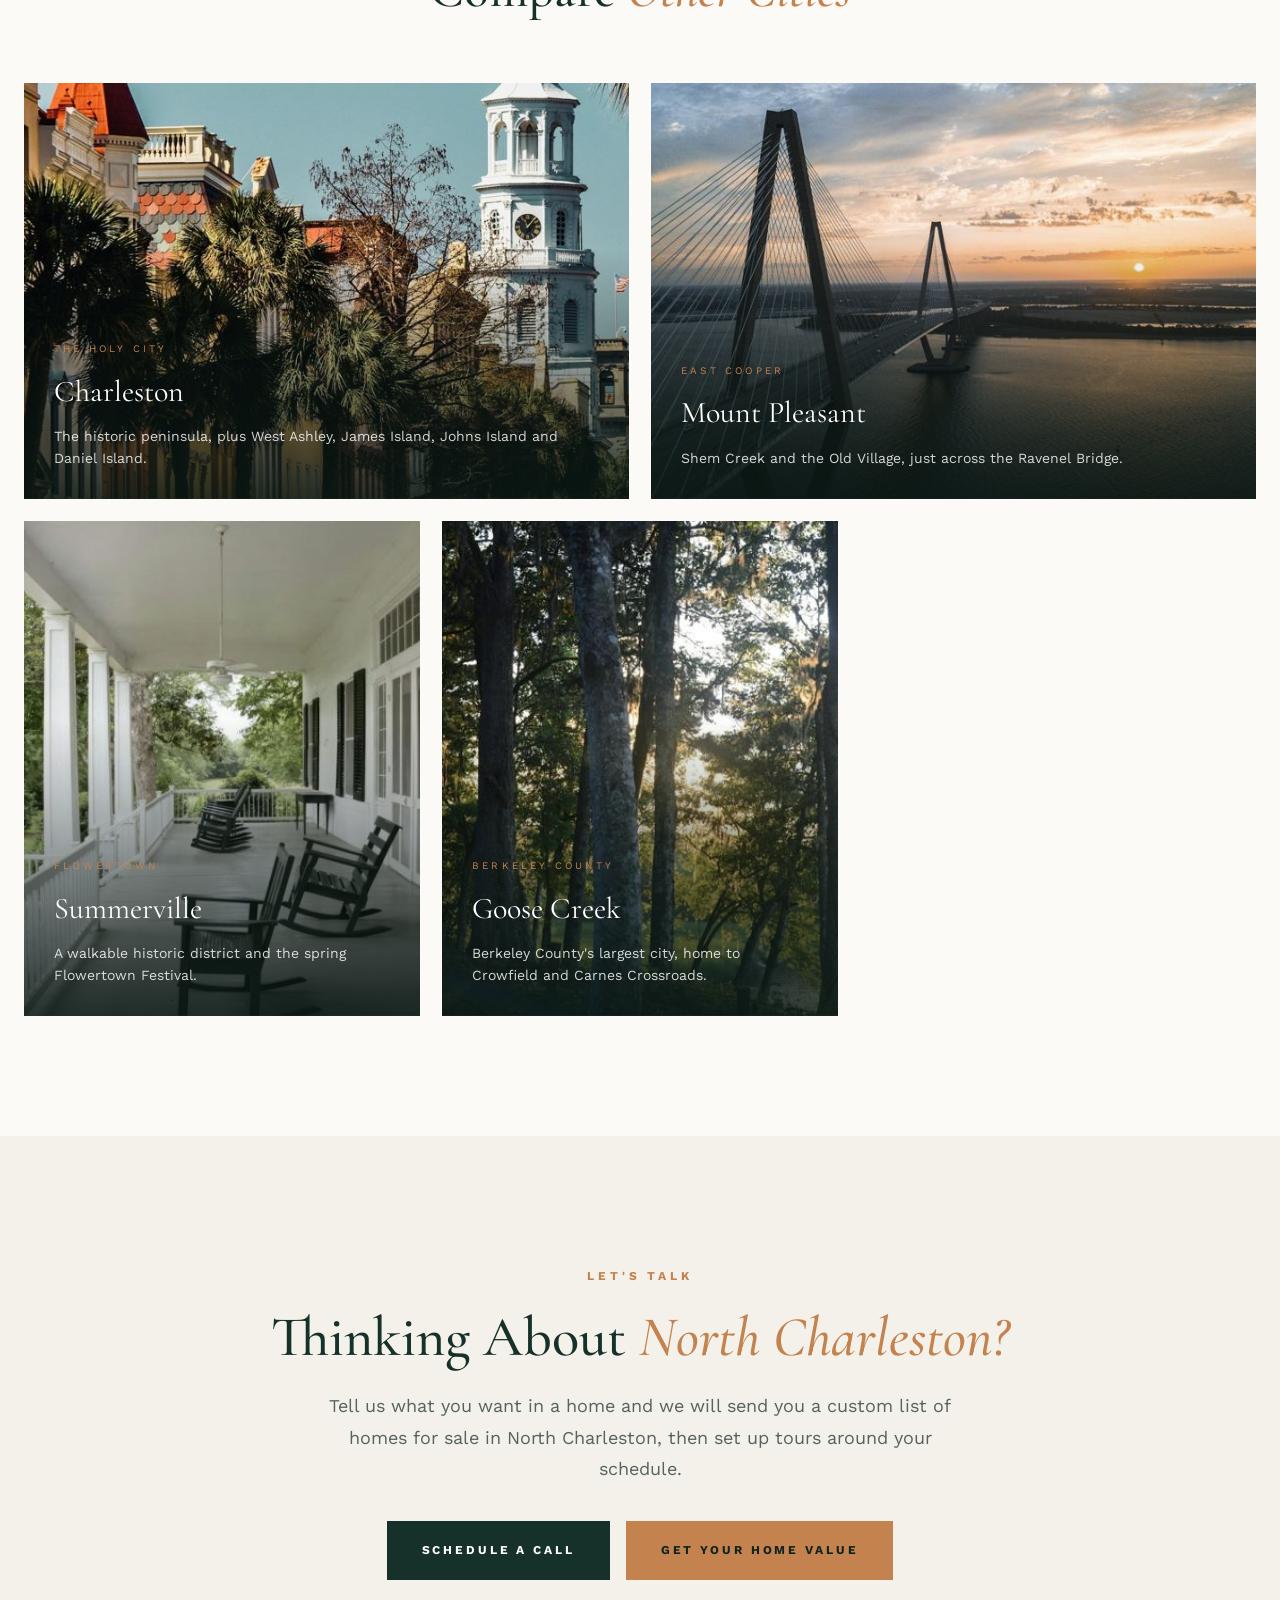
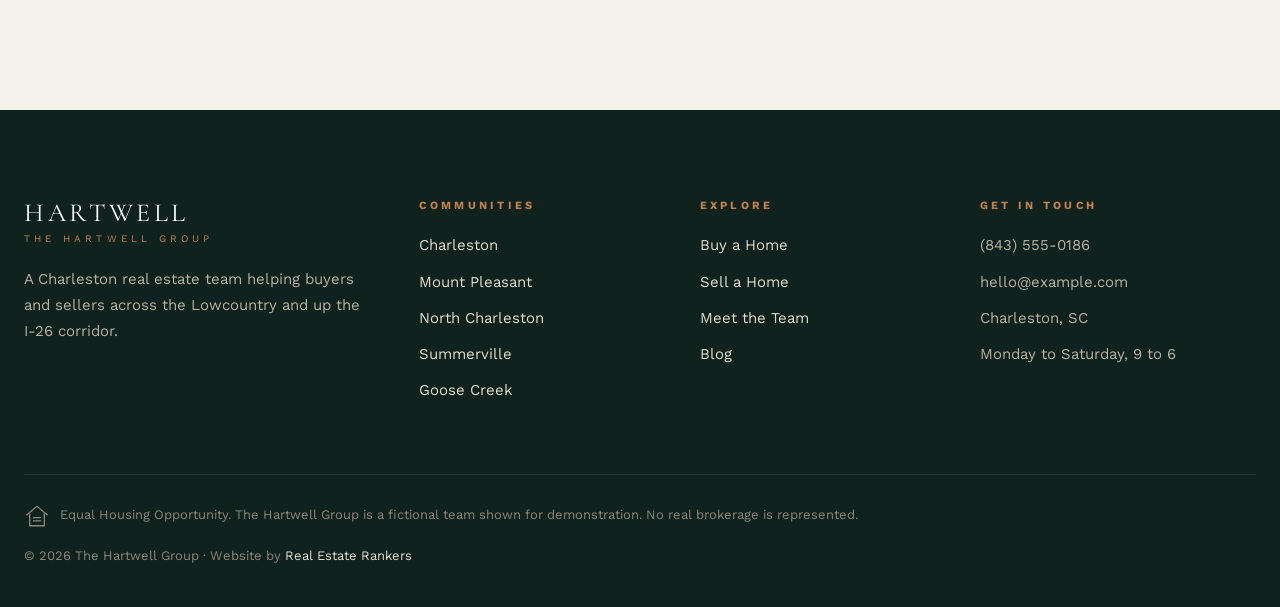
<file: north-charleston.html>
<!doctype html><html lang="en"><head><meta charset="utf-8"><meta name="viewport" content="width=device-width, initial-scale=1, viewport-fit=cover"><title>Living in North Charleston, SC | City Guide | The Hartwell Group</title><meta name="description" content="Fictional demo city guide to North Charleston, South Carolina by The Hartwell Group."><meta name="robots" content="noindex, nofollow"><link rel="preconnect" href="https://fonts.googleapis.com"><link rel="preconnect" href="https://fonts.gstatic.com" crossorigin><link rel="stylesheet" href="https://fonts.googleapis.com/css2?family=Cormorant+Garamond:ital,wght@0,500;0,600;1,500&family=Work+Sans:wght@400;500;600&display=swap"><link rel="stylesheet" href="styles.css"></head><body>
<div class="demo">Example Growth Website by Real Estate Rankers. The Hartwell Group is a fictional team and this site is a demo. <a href="https://realestaterankers.com/real-estate-web-design/growth/">Get a site like this for $999</a></div>
<header class="site-head" id="top"><div class="wrap"><a class="logo" href="index.html"><b>HARTWELL</b><small>The Hartwell Group</small></a>
<nav class="nav" aria-label="Main"><span class="has-sub"><a href="charleston.html" aria-current="page">Communities</a><span class="sub"><a href="charleston.html">Charleston</a><a href="mount-pleasant.html">Mount Pleasant</a><a href="north-charleston.html">North Charleston</a><a href="summerville.html">Summerville</a><a href="goose-creek.html">Goose Creek</a></span></span><a href="buyers.html">Buy</a><a href="sellers.html">Sell</a><a href="about.html">Team</a><a href="blog.html">Blog</a><a href="contact.html">Contact</a><a class="phone" href="contact.html">(843) 555-0186</a></nav>
<button class="menu-btn" type="button" aria-controls="drawer" aria-expanded="false">Menu</button></div></header>
<div class="drawer" id="drawer" hidden><button class="close" type="button">Close</button><a href="index.html">Home</a><a href="buyers.html">Buy</a><a href="sellers.html">Sell</a><a href="about.html">Team</a><a href="blog.html">Blog</a><a href="contact.html">Contact</a><span class="grp">Communities</span><a href="charleston.html">Charleston</a><a href="mount-pleasant.html">Mount Pleasant</a><a href="north-charleston.html">North Charleston</a><a href="summerville.html">Summerville</a><a href="goose-creek.html">Goose Creek</a><p>(843) 555-0186<br>hello@example.com</p></div><main>

<section class="hero inner" style="background-image:url(img/harbor.jpg)"><div class="wrap">
<div class="crumbs"><a href="index.html">Home</a> &nbsp;/&nbsp; Communities &nbsp;/&nbsp; North Charleston</div>
<span class="eyebrow">On the Cooper River</span><h1>Living in <em>North Charleston</em>, SC</h1>
<p class="lede">South Carolina's third-largest city by population, North Charleston combines Park Circle's neighborhood feel with a revitalized riverfront on the former Navy base.</p>
<div class="ctas"><a class="btn" href="contact.html">Get a Custom Home Search</a><a class="btn ghost" href="sellers.html#valuation">What's My Home Worth?</a></div>
</div></section>

<section style="padding-bottom:60px"><div class="wrap"><div class="qfacts"><div><small>Counties</small><b>Three Counties</b><span>Depends on the address</span></div><div><small>Schools</small><b>Charleston County and Dorchester District Two</b><span>Depends on the address</span></div><div><small>Population</small><b>114,852</b><span>2020 Census</span></div><div><small>Incorporated</small><b>1972</b><span>City of North Charleston</span></div></div></div></section>

<section style="padding-top:40px"><div class="wrap split">
<div class="photo"><img src="img/sm-harbor.jpg" alt="Cooper River waterfront near North Charleston"></div>
<div><span class="eyebrow">About North Charleston</span><h2>Getting to Know <em>North Charleston</em></h2>
<p>North Charleston was incorporated in 1972 and now crosses three county lines. That reach means the school district and tax details can change from one neighborhood to the next.</p><p>It is also one of the region's biggest employment centers, with the Coliseum and the Performing Arts Center both in town. Buyers often like it for the variety of home styles and the central location.</p>
<a class="btn dark" href="contact.html">Talk to a North Charleston Agent</a></div>
</div></section>

<section class="bg-ivory"><div class="wrap">
<div class="sec-head"><span class="eyebrow">Local Favorites</span><h2>Places Locals <em>Love</em></h2></div>
<div class="spots"><div class="spot"><small>Neighborhood</small><h3>Park Circle</h3><p>A garden neighborhood planned in the early 1900s around a central park, with a free disc golf course and an inclusive playground.</p></div><div class="spot"><small>Cooper River</small><h3>Riverfront Park</h3><p>About 10 acres along the river on land that was once part of the Charleston Naval Base, which closed in 1996.</p></div><div class="spot"><small>Events</small><h3>North Charleston Coliseum</h3><p>Opened in 1993 with seating for about 13,000, next door to the Performing Arts Center that opened in 1999.</p></div><div class="spot"><small>History</small><h3>The H.L. Hunley</h3><p>The Civil War submarine is preserved at the Warren Lasch Conservation Center in North Charleston.</p></div></div>
</div></section>

<section><div class="wrap split flip">
<div class="photo"><img src="img/sm-coastal-home.jpg" alt="A home in the Charleston area"></div>
<div><span class="eyebrow">Real Estate</span><h2>Homes in <em>North Charleston</em></h2>
<p>Housing ranges from early 20th century homes in Park Circle to newer subdivisions further north. Liberty Hill, founded in 1871, is one of the city's oldest communities.</p><p>North Charleston has a higher share of renters than many nearby towns, so you will see a mix of owner-occupied homes and rentals. We can help you understand what that means for a specific street.</p>
<div class="callout"><h3>Confirm the County</h3><p>Because the city spans three counties, two homes a few miles apart can have different tax offices and school districts. We confirm both for every home before you write an offer.</p></div>
<a class="btn dark" href="contact.html">Get a List of Homes for Sale</a></div>
</div></section>

<section class="bg-ivory" id="faq"><div class="wrap">
<div class="sec-head"><span class="eyebrow">Questions</span><h2>North Charleston <em>FAQs</em></h2></div>
<div class="faq"><details><summary>Which county is North Charleston in?</summary><p>The city reaches into three counties, so the answer depends on the address. Much of it is in Charleston County, and other parts are in Berkeley or Dorchester County.</p></details><details><summary>Which school district serves North Charleston?</summary><p>Charleston County School District serves much of the city, and Dorchester School District Two serves parts of it as well. Confirm the assigned schools for a specific address with the district.</p></details><details><summary>What is Park Circle?</summary><p>A garden neighborhood planned in the early 1900s around a central park. It is one of the most sought-after parts of the city.</p></details><details><summary>Is North Charleston close to downtown?</summary><p>It sits just a few miles north of the peninsula. We can show you homes at different distances so you can compare.</p></details></div>
</div></section>

<section><div class="wrap">
<div class="sec-head"><span class="eyebrow">Nearby</span><h2>Compare <em>Other Cities</em></h2></div>
<div class="citygrid others"><a class="hood" href="charleston.html"><img src="img/sm-steeple.jpg" alt="Charleston, South Carolina" loading="lazy"><div class="cap"><small>The Holy City</small><b>Charleston</b><span>The historic peninsula, plus West Ashley, James Island, Johns Island and Daniel Island.</span></div></a><a class="hood" href="mount-pleasant.html"><img src="img/sm-bridge.jpg" alt="Mount Pleasant, South Carolina" loading="lazy"><div class="cap"><small>East Cooper</small><b>Mount Pleasant</b><span>Shem Creek and the Old Village, just across the Ravenel Bridge.</span></div></a><a class="hood" href="summerville.html"><img src="img/sm-porch.jpg" alt="Summerville, South Carolina" loading="lazy"><div class="cap"><small>Flowertown</small><b>Summerville</b><span>A walkable historic district and the spring Flowertown Festival.</span></div></a><a class="hood" href="goose-creek.html"><img src="img/sm-oaks.jpg" alt="Goose Creek, South Carolina" loading="lazy"><div class="cap"><small>Berkeley County</small><b>Goose Creek</b><span>Berkeley County's largest city, home to Crowfield and Carnes Crossroads.</span></div></a></div>
</div></section>
<section class="cta-final"><div class="wrap"><span class="eyebrow">Let's Talk</span><h2>Thinking About <em>North Charleston?</em></h2><p>Tell us what you want in a home and we will send you a custom list of homes for sale in North Charleston, then set up tours around your schedule.</p>
<div class="ctas"><a class="btn dark" href="contact.html">Schedule a Call</a><a class="btn" href="sellers.html#valuation">Get Your Home Value</a></div></div></section></main><footer><div class="wrap"><div class="fgrid4">
<div><a class="logo" href="index.html"><b>HARTWELL</b><small>The Hartwell Group</small></a>
<p>A Charleston real estate team helping buyers and sellers across the Lowcountry and up the I-26 corridor.</p></div>
<div><h4>Communities</h4><ul><li><a href="charleston.html">Charleston</a></li><li><a href="mount-pleasant.html">Mount Pleasant</a></li><li><a href="north-charleston.html">North Charleston</a></li><li><a href="summerville.html">Summerville</a></li><li><a href="goose-creek.html">Goose Creek</a></li></ul></div>
<div><h4>Explore</h4><ul><li><a href="buyers.html">Buy a Home</a></li><li><a href="sellers.html">Sell a Home</a></li><li><a href="about.html">Meet the Team</a></li><li><a href="blog.html">Blog</a></li></ul></div>
<div><h4>Get in Touch</h4><ul><li>(843) 555-0186</li><li>hello@example.com</li><li>Charleston, SC</li><li>Monday to Saturday, 9 to 6</li></ul></div>
</div>
<div class="legal"><span class="eho"><svg viewBox="0 0 32 32" fill="none" stroke="currentColor" stroke-width="1.6"><path d="M3 15 16 4l13 11"/><path d="M7 13v15h18V13"/><path d="M11 18h10M11 22h10"/></svg> Equal Housing Opportunity. The Hartwell Group is a fictional team shown for demonstration. No real brokerage is represented.</span><span>&copy; 2026 The Hartwell Group &middot; Website by <a href="https://realestaterankers.com/">Real Estate Rankers</a></span></div>
</div></footer>
<a class="float-cta" href="contact.html">Talk to the Team</a><script>
(function(){
  var h=document.querySelector('.site-head'),d=document.getElementById('drawer'),b=document.querySelector('.menu-btn');
  function onS(){ if(window.scrollY>90){h.classList.add('solid')}else{h.classList.remove('solid')} }
  window.addEventListener('scroll',onS,{passive:true});onS();
  b.addEventListener('click',function(){d.hidden=false;b.setAttribute('aria-expanded','true')});
  d.querySelector('.close').addEventListener('click',function(){d.hidden=true;b.setAttribute('aria-expanded','false')});
  document.querySelectorAll('form[data-demo]').forEach(function(f){
    f.addEventListener('submit',function(e){e.preventDefault();var n=f.querySelector('.formnote');if(n){n.hidden=false;n.scrollIntoView({block:'nearest',behavior:'smooth'})}});
  });
})();
</script>
</body></html>
</file>
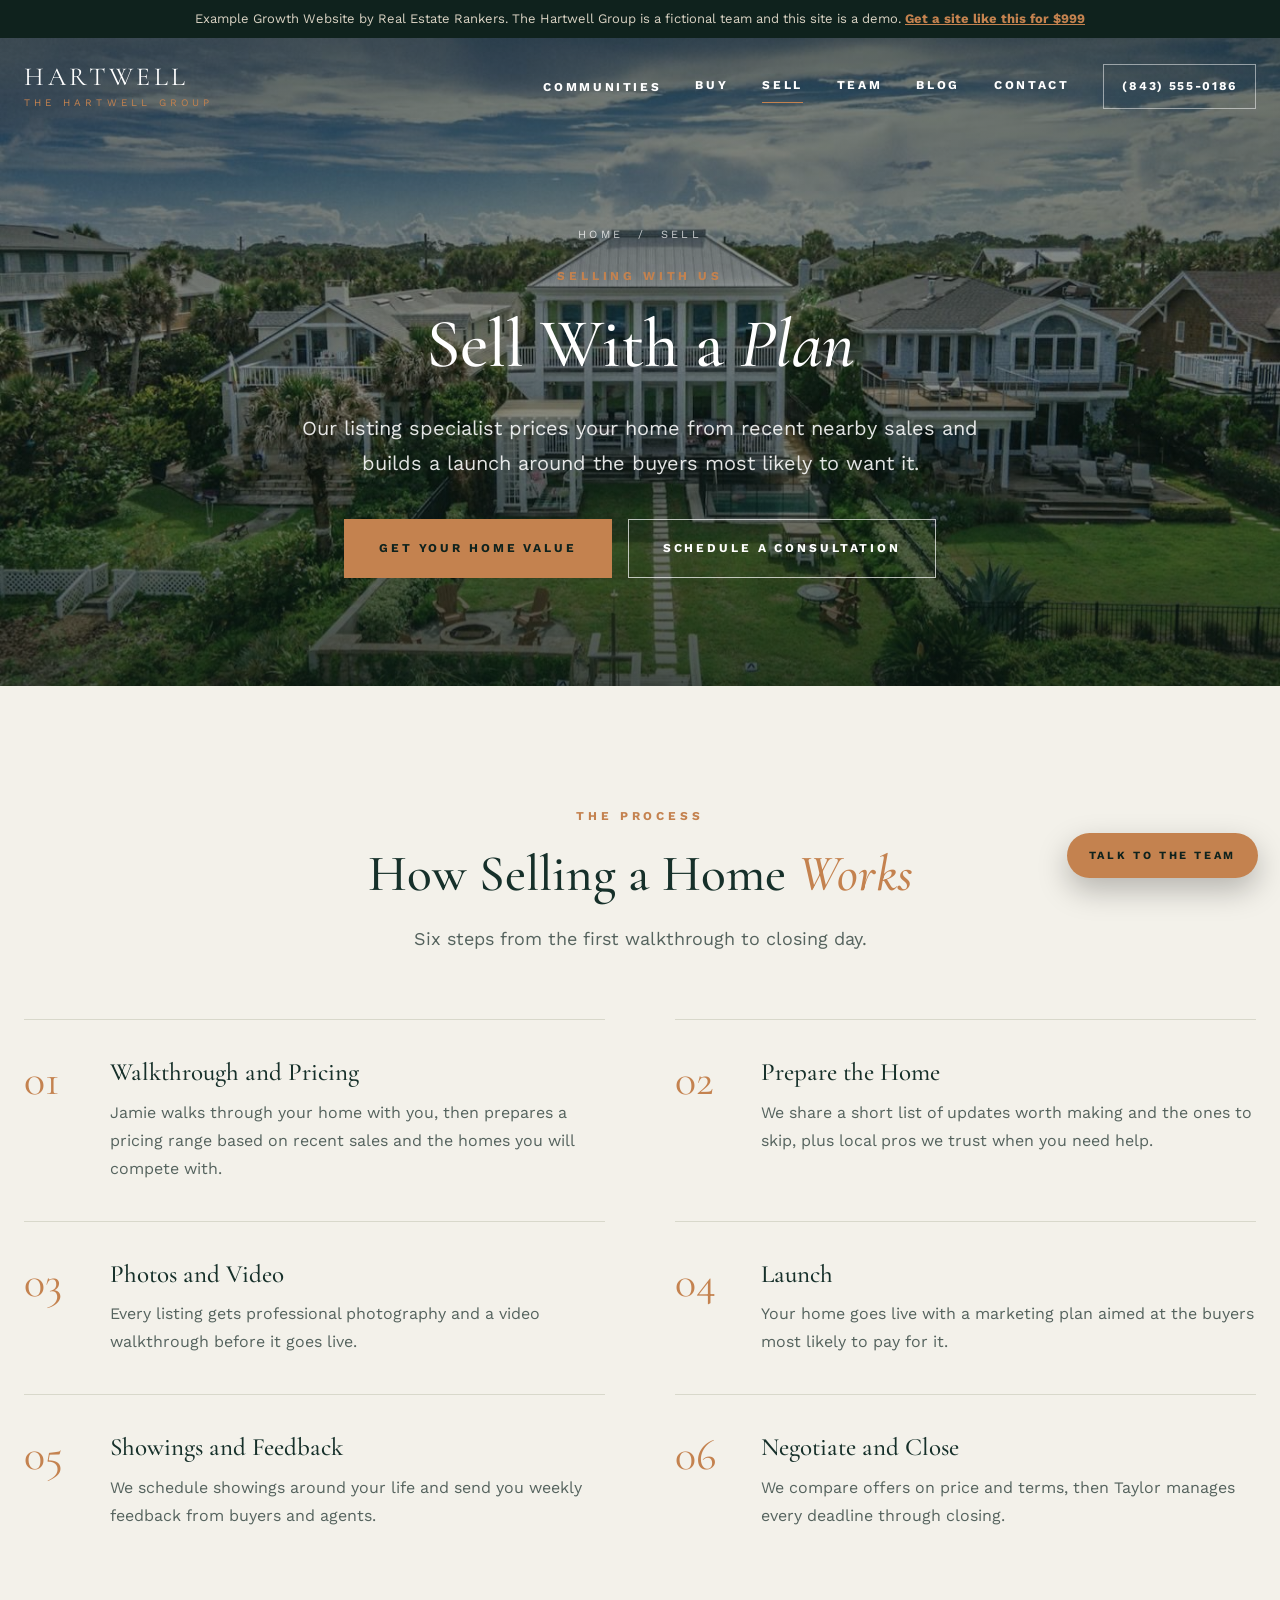
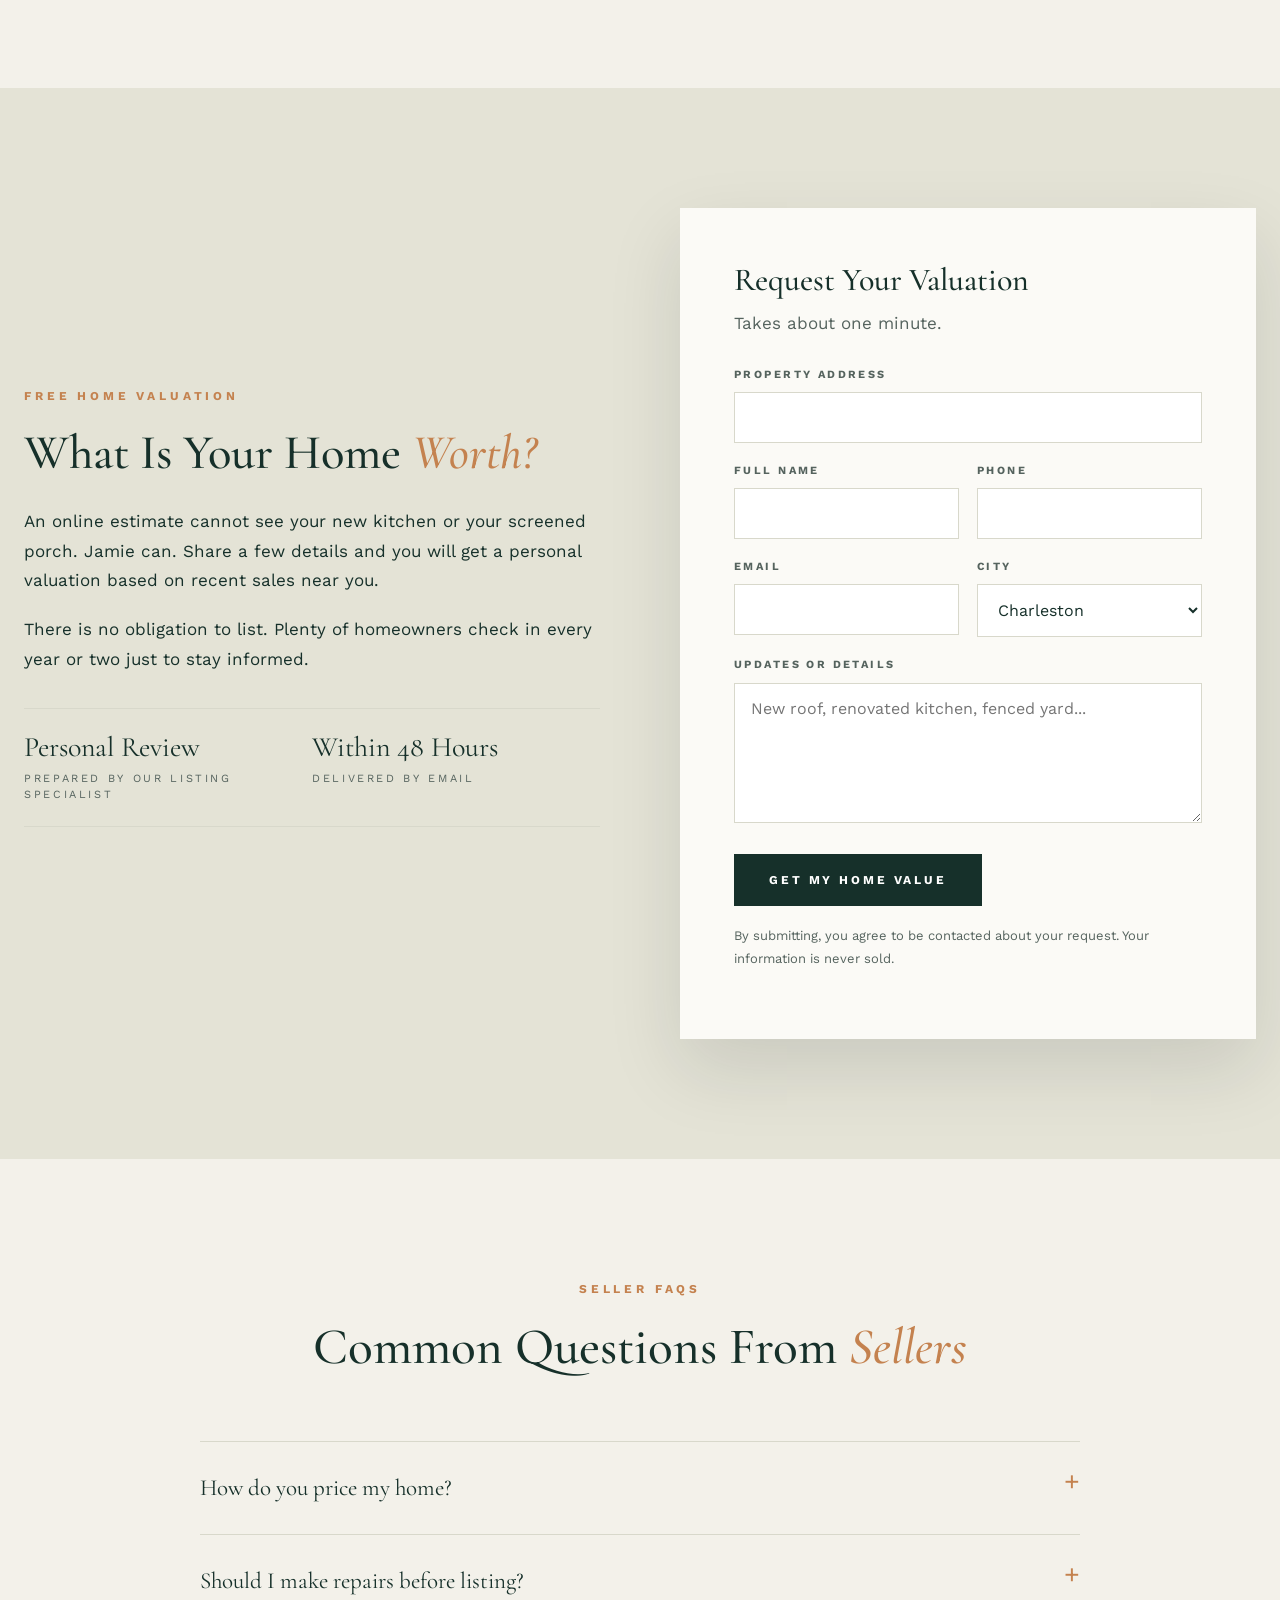
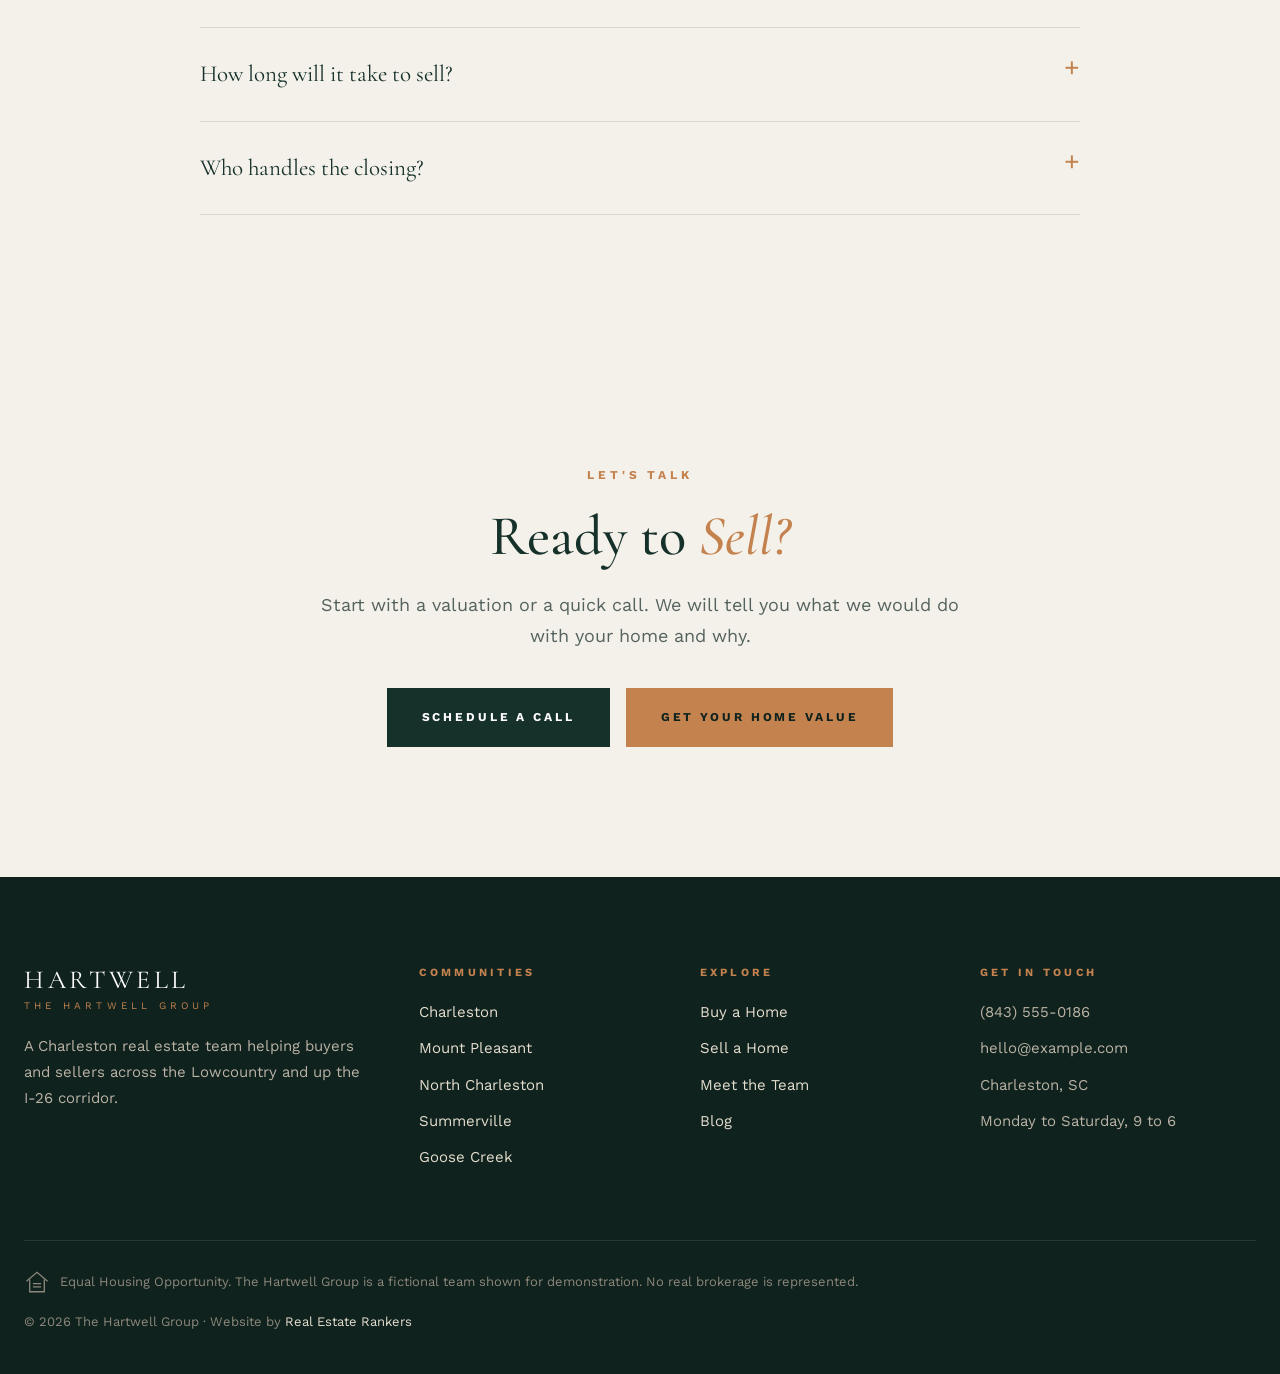
<file: sellers.html>
<!doctype html><html lang="en"><head><meta charset="utf-8"><meta name="viewport" content="width=device-width, initial-scale=1, viewport-fit=cover"><title>Sell Your Home in the Charleston Area | The Hartwell Group</title><meta name="description" content="Fictional demo seller guide for the Charleston area."><meta name="robots" content="noindex, nofollow"><link rel="preconnect" href="https://fonts.googleapis.com"><link rel="preconnect" href="https://fonts.gstatic.com" crossorigin><link rel="stylesheet" href="https://fonts.googleapis.com/css2?family=Cormorant+Garamond:ital,wght@0,500;0,600;1,500&family=Work+Sans:wght@400;500;600&display=swap"><link rel="stylesheet" href="styles.css"></head><body>
<div class="demo">Example Growth Website by Real Estate Rankers. The Hartwell Group is a fictional team and this site is a demo. <a href="https://realestaterankers.com/real-estate-web-design/growth/">Get a site like this for $999</a></div>
<header class="site-head" id="top"><div class="wrap"><a class="logo" href="index.html"><b>HARTWELL</b><small>The Hartwell Group</small></a>
<nav class="nav" aria-label="Main"><span class="has-sub"><a href="charleston.html">Communities</a><span class="sub"><a href="charleston.html">Charleston</a><a href="mount-pleasant.html">Mount Pleasant</a><a href="north-charleston.html">North Charleston</a><a href="summerville.html">Summerville</a><a href="goose-creek.html">Goose Creek</a></span></span><a href="buyers.html">Buy</a><a href="sellers.html" aria-current="page">Sell</a><a href="about.html">Team</a><a href="blog.html">Blog</a><a href="contact.html">Contact</a><a class="phone" href="contact.html">(843) 555-0186</a></nav>
<button class="menu-btn" type="button" aria-controls="drawer" aria-expanded="false">Menu</button></div></header>
<div class="drawer" id="drawer" hidden><button class="close" type="button">Close</button><a href="index.html">Home</a><a href="buyers.html">Buy</a><a href="sellers.html">Sell</a><a href="about.html">Team</a><a href="blog.html">Blog</a><a href="contact.html">Contact</a><span class="grp">Communities</span><a href="charleston.html">Charleston</a><a href="mount-pleasant.html">Mount Pleasant</a><a href="north-charleston.html">North Charleston</a><a href="summerville.html">Summerville</a><a href="goose-creek.html">Goose Creek</a><p>(843) 555-0186<br>hello@example.com</p></div><main>
<section class="hero inner" style="background-image:url(img/coastal-home.jpg)"><div class="wrap">
<div class="crumbs"><a href="index.html">Home</a> &nbsp;/&nbsp; Sell</div>
<span class="eyebrow">Selling With Us</span><h1>Sell With a <em>Plan</em></h1><p class="lede">Our listing specialist prices your home from recent nearby sales and builds a launch around the buyers most likely to want it.</p><div class="ctas"><a class="btn" href="#valuation">Get Your Home Value</a><a class="btn ghost" href="contact.html">Schedule a Consultation</a></div></div></section>
<section class="bg-ivory"><div class="wrap">
<div class="sec-head"><span class="eyebrow">The Process</span><h2>How Selling a Home <em>Works</em></h2><p>Six steps from the first walkthrough to closing day.</p></div>
<div class="steps"><div class="step"><span class="n">01</span><div><h3>Walkthrough and Pricing</h3><p>Jamie walks through your home with you, then prepares a pricing range based on recent sales and the homes you will compete with.</p></div></div><div class="step"><span class="n">02</span><div><h3>Prepare the Home</h3><p>We share a short list of updates worth making and the ones to skip, plus local pros we trust when you need help.</p></div></div><div class="step"><span class="n">03</span><div><h3>Photos and Video</h3><p>Every listing gets professional photography and a video walkthrough before it goes live.</p></div></div><div class="step"><span class="n">04</span><div><h3>Launch</h3><p>Your home goes live with a marketing plan aimed at the buyers most likely to pay for it.</p></div></div><div class="step"><span class="n">05</span><div><h3>Showings and Feedback</h3><p>We schedule showings around your life and send you weekly feedback from buyers and agents.</p></div></div><div class="step"><span class="n">06</span><div><h3>Negotiate and Close</h3><p>We compare offers on price and terms, then Taylor manages every deadline through closing.</p></div></div></div>
</div></section>

<section class="bg-sand" id="valuation"><div class="wrap split">
<div><span class="eyebrow">Free Home Valuation</span><h2>What Is Your Home <em>Worth?</em></h2>
<p>An online estimate cannot see your new kitchen or your screened porch. Jamie can. Share a few details and you will get a personal valuation based on recent sales near you.</p>
<p>There is no obligation to list. Plenty of homeowners check in every year or two just to stay informed.</p>
<div class="facts"><div><b>Personal Review</b><span>Prepared by our listing specialist</span></div><div><b>Within 48 Hours</b><span>Delivered by email</span></div></div></div>
<form class="formcard" data-demo><h3>Request Your Valuation</h3><p>Takes about one minute.</p>
<div class="fgrid">
<div class="full"><label for="v-addr">Property Address</label><input id="v-addr" name="address" autocomplete="street-address" required></div>
<div><label for="v-name">Full Name</label><input id="v-name" name="name" autocomplete="name" required></div>
<div><label for="v-phone">Phone</label><input id="v-phone" name="phone" type="tel" autocomplete="tel"></div>
<div><label for="v-email">Email</label><input id="v-email" name="email" type="email" autocomplete="email" required></div>
<div><label for="v-city">City</label><select id="v-city" name="city"><option>Charleston</option><option>Mount Pleasant</option><option>North Charleston</option><option>Summerville</option><option>Goose Creek</option><option>Not sure yet</option></select></div>
<div class="full"><label for="v-notes">Updates or Details</label><textarea id="v-notes" name="notes" placeholder="New roof, renovated kitchen, fenced yard..."></textarea></div>
</div>
<p style="margin-top:22px"><button class="btn dark" type="submit">Get My Home Value</button></p>
<div class="formnote" hidden>This is a demo form, so nothing was sent. On your live site, submissions go straight to your inbox and CRM.</div><p class="fine">By submitting, you agree to be contacted about your request. Your information is never sold.</p>
</form>
</div></section>

<section class="bg-ivory"><div class="wrap">
<div class="sec-head"><span class="eyebrow">Seller FAQs</span><h2>Common Questions From <em>Sellers</em></h2></div>
<div class="faq"><details><summary>How do you price my home?</summary><p>We start with recent sales of similar homes nearby, then adjust for condition and the homes currently on the market.</p></details><details><summary>Should I make repairs before listing?</summary><p>Some, not all. We walk through the home with you and point out the updates that tend to pay off and the ones that usually do not.</p></details><details><summary>How long will it take to sell?</summary><p>It depends mostly on price and condition. We share recent days on market for homes like yours during the walkthrough.</p></details><details><summary>Who handles the closing?</summary><p>A South Carolina attorney conducts the closing. Taylor keeps the attorney and the buyer's lender on schedule.</p></details></div>
</div></section>
<section class="cta-final"><div class="wrap"><span class="eyebrow">Let's Talk</span><h2>Ready to <em>Sell?</em></h2><p>Start with a valuation or a quick call. We will tell you what we would do with your home and why.</p>
<div class="ctas"><a class="btn dark" href="contact.html">Schedule a Call</a><a class="btn" href="sellers.html#valuation">Get Your Home Value</a></div></div></section></main><footer><div class="wrap"><div class="fgrid4">
<div><a class="logo" href="index.html"><b>HARTWELL</b><small>The Hartwell Group</small></a>
<p>A Charleston real estate team helping buyers and sellers across the Lowcountry and up the I-26 corridor.</p></div>
<div><h4>Communities</h4><ul><li><a href="charleston.html">Charleston</a></li><li><a href="mount-pleasant.html">Mount Pleasant</a></li><li><a href="north-charleston.html">North Charleston</a></li><li><a href="summerville.html">Summerville</a></li><li><a href="goose-creek.html">Goose Creek</a></li></ul></div>
<div><h4>Explore</h4><ul><li><a href="buyers.html">Buy a Home</a></li><li><a href="sellers.html">Sell a Home</a></li><li><a href="about.html">Meet the Team</a></li><li><a href="blog.html">Blog</a></li></ul></div>
<div><h4>Get in Touch</h4><ul><li>(843) 555-0186</li><li>hello@example.com</li><li>Charleston, SC</li><li>Monday to Saturday, 9 to 6</li></ul></div>
</div>
<div class="legal"><span class="eho"><svg viewBox="0 0 32 32" fill="none" stroke="currentColor" stroke-width="1.6"><path d="M3 15 16 4l13 11"/><path d="M7 13v15h18V13"/><path d="M11 18h10M11 22h10"/></svg> Equal Housing Opportunity. The Hartwell Group is a fictional team shown for demonstration. No real brokerage is represented.</span><span>&copy; 2026 The Hartwell Group &middot; Website by <a href="https://realestaterankers.com/">Real Estate Rankers</a></span></div>
</div></footer>
<a class="float-cta" href="contact.html">Talk to the Team</a><script>
(function(){
  var h=document.querySelector('.site-head'),d=document.getElementById('drawer'),b=document.querySelector('.menu-btn');
  function onS(){ if(window.scrollY>90){h.classList.add('solid')}else{h.classList.remove('solid')} }
  window.addEventListener('scroll',onS,{passive:true});onS();
  b.addEventListener('click',function(){d.hidden=false;b.setAttribute('aria-expanded','true')});
  d.querySelector('.close').addEventListener('click',function(){d.hidden=true;b.setAttribute('aria-expanded','false')});
  document.querySelectorAll('form[data-demo]').forEach(function(f){
    f.addEventListener('submit',function(e){e.preventDefault();var n=f.querySelector('.formnote');if(n){n.hidden=false;n.scrollIntoView({block:'nearest',behavior:'smooth'})}});
  });
})();
</script>
</body></html>
</file>
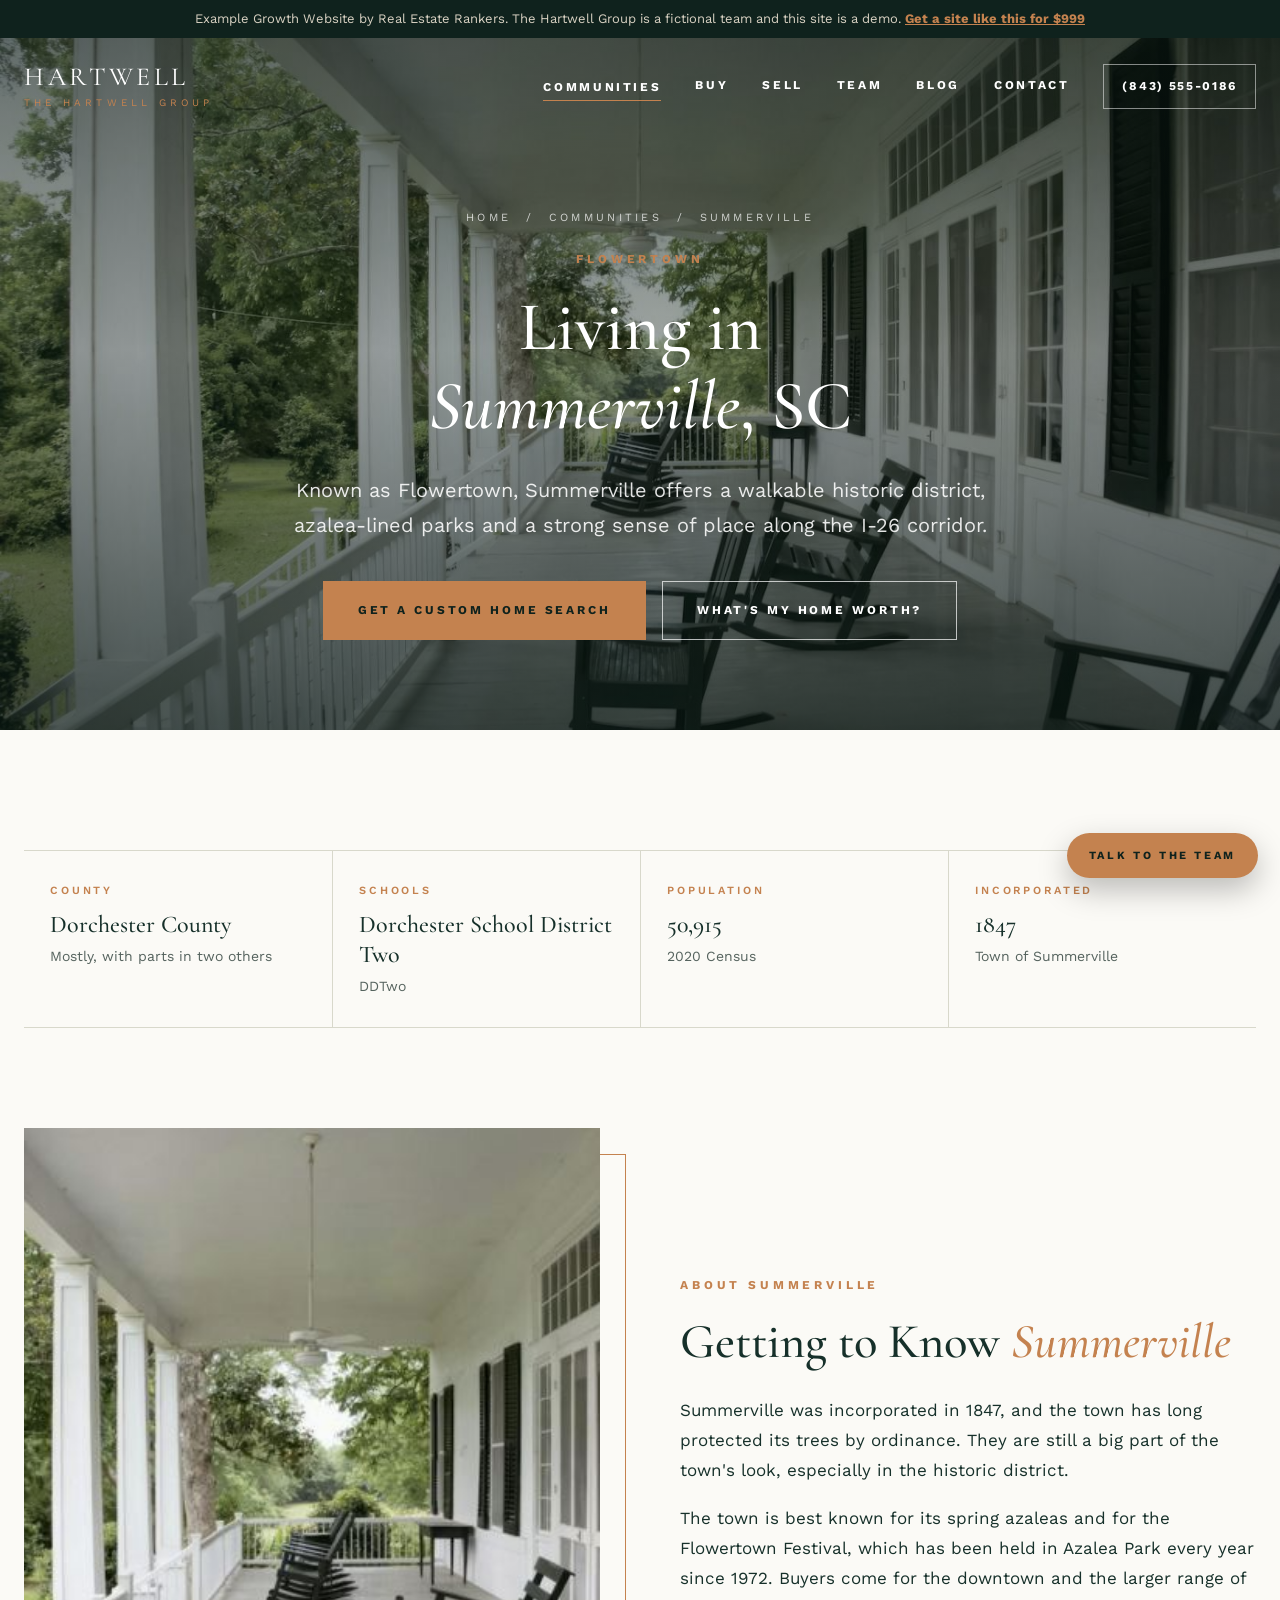
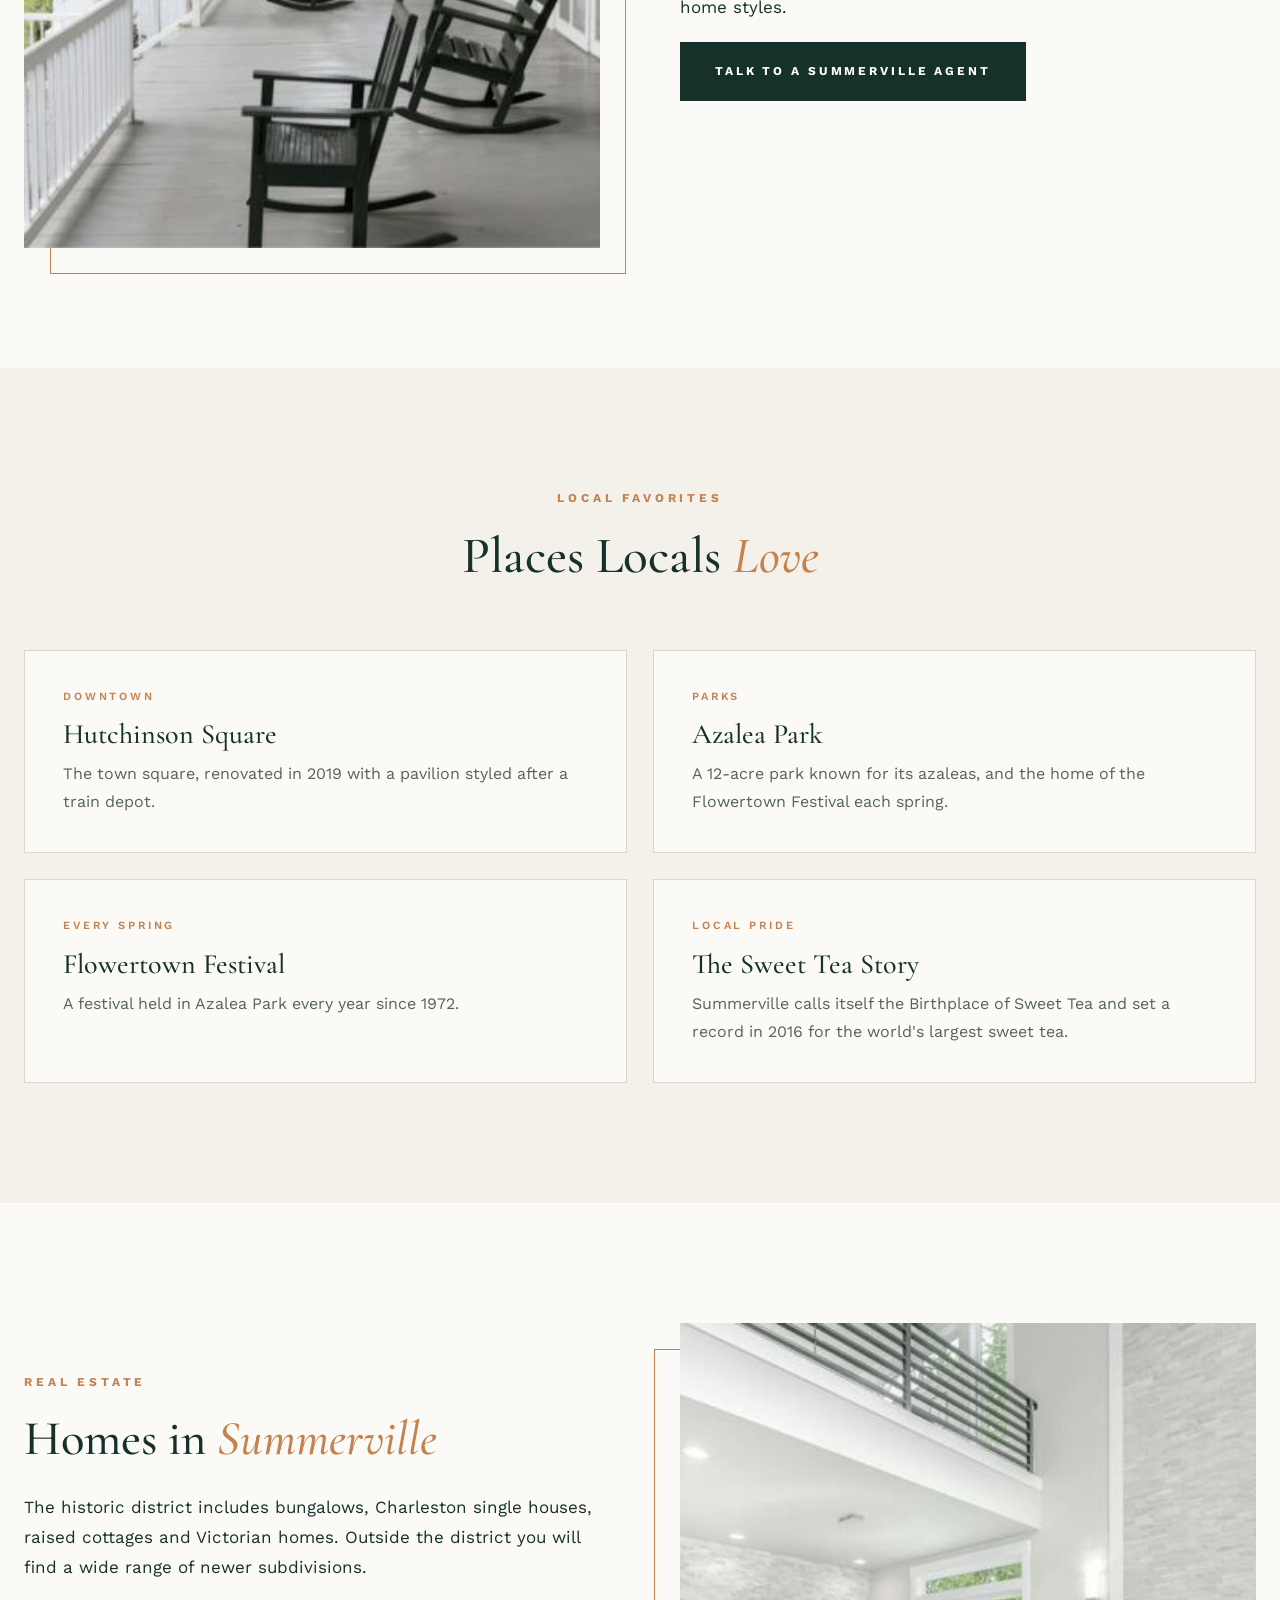
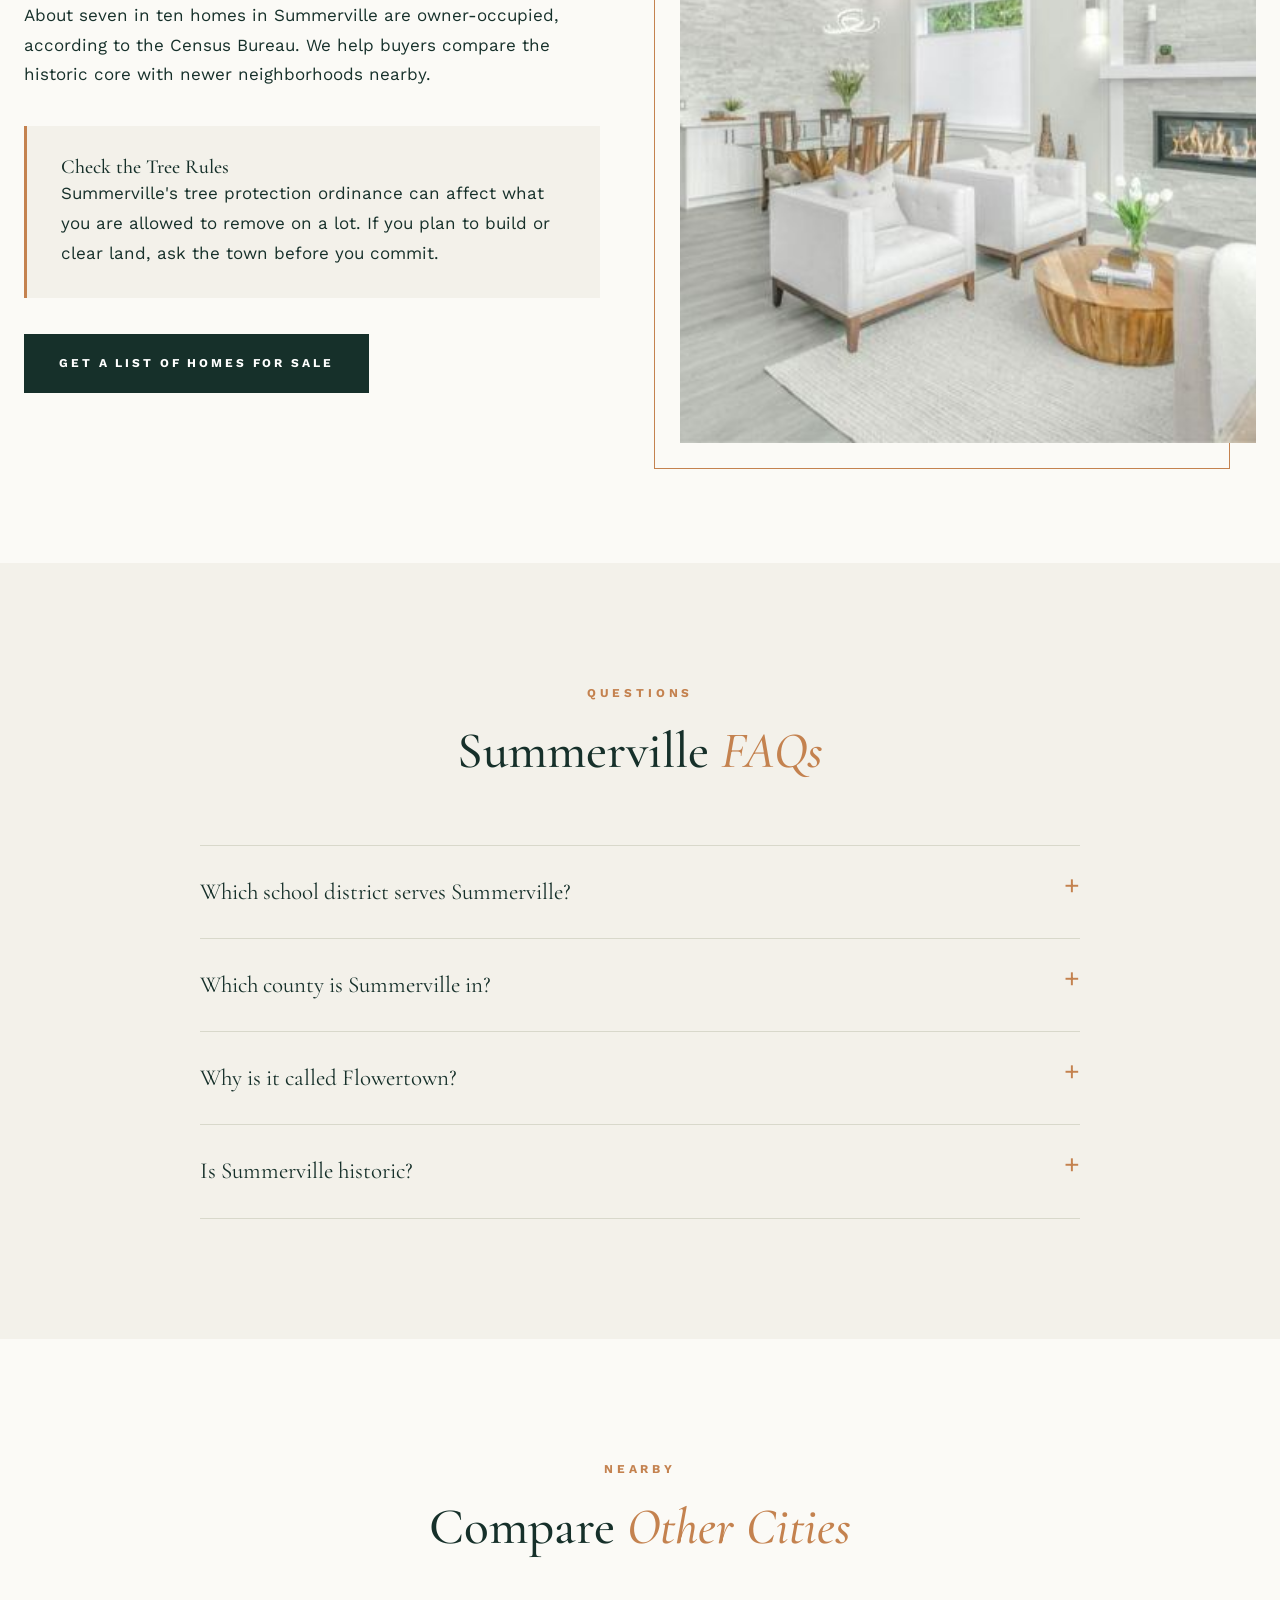
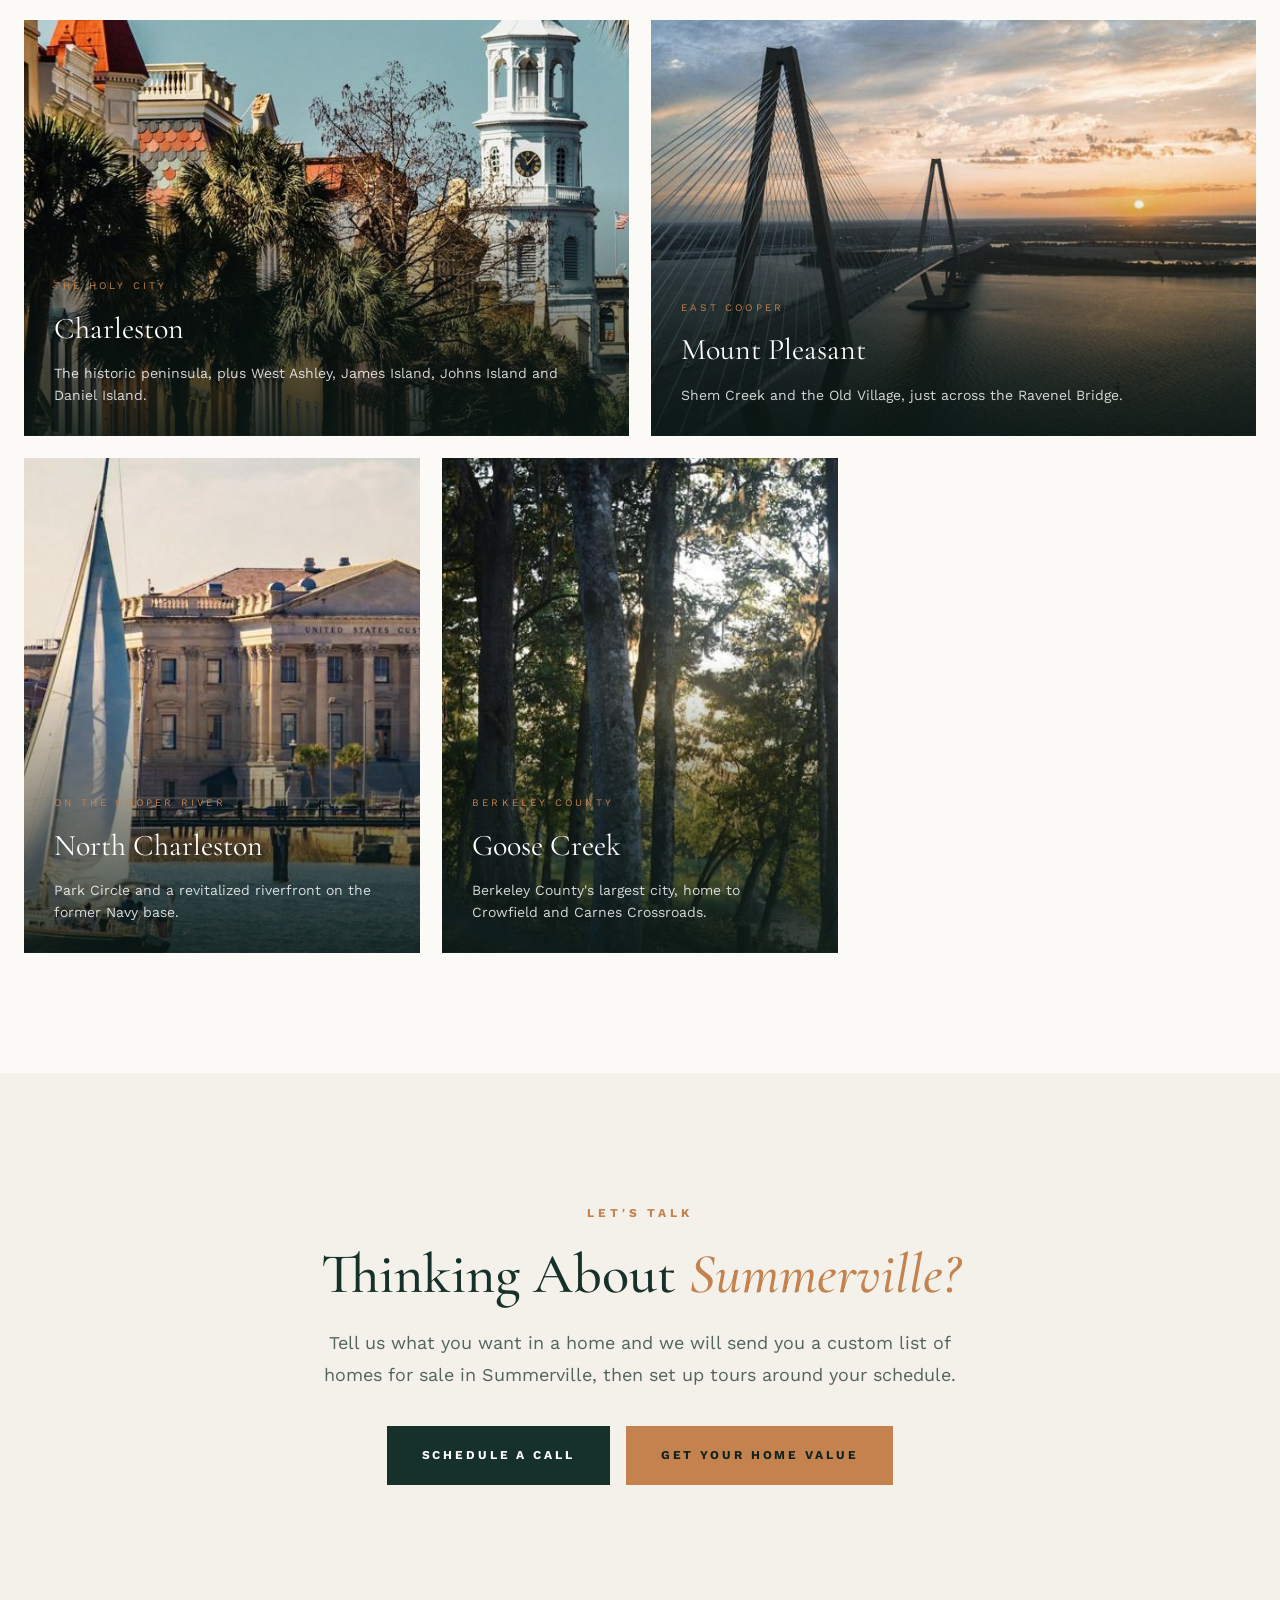
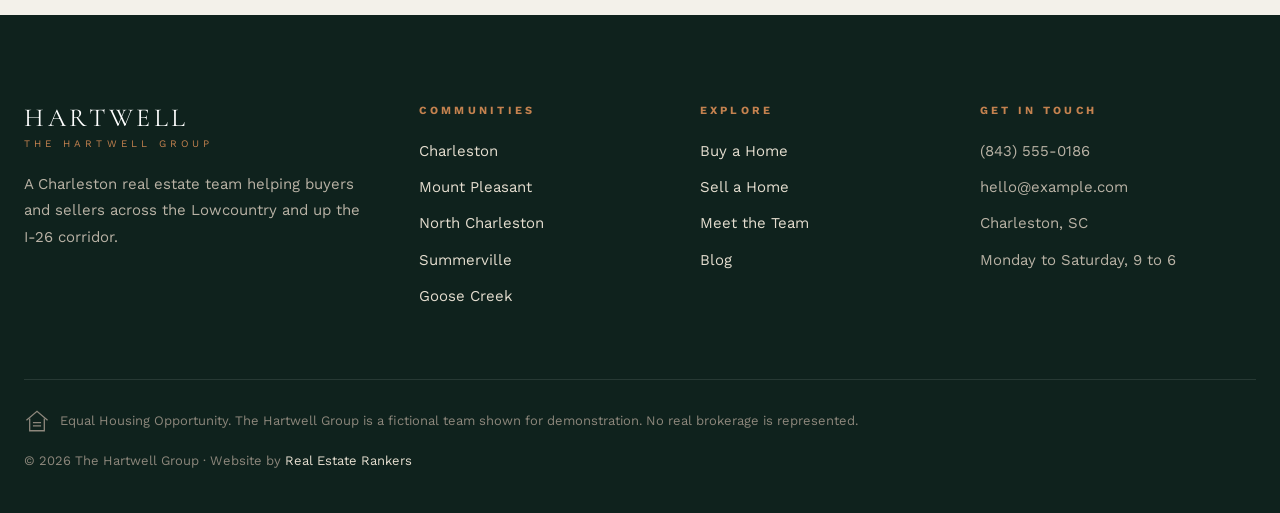
<file: summerville.html>
<!doctype html><html lang="en"><head><meta charset="utf-8"><meta name="viewport" content="width=device-width, initial-scale=1, viewport-fit=cover"><title>Living in Summerville, SC | City Guide | The Hartwell Group</title><meta name="description" content="Fictional demo city guide to Summerville, South Carolina by The Hartwell Group."><meta name="robots" content="noindex, nofollow"><link rel="preconnect" href="https://fonts.googleapis.com"><link rel="preconnect" href="https://fonts.gstatic.com" crossorigin><link rel="stylesheet" href="https://fonts.googleapis.com/css2?family=Cormorant+Garamond:ital,wght@0,500;0,600;1,500&family=Work+Sans:wght@400;500;600&display=swap"><link rel="stylesheet" href="styles.css"></head><body>
<div class="demo">Example Growth Website by Real Estate Rankers. The Hartwell Group is a fictional team and this site is a demo. <a href="https://realestaterankers.com/real-estate-web-design/growth/">Get a site like this for $999</a></div>
<header class="site-head" id="top"><div class="wrap"><a class="logo" href="index.html"><b>HARTWELL</b><small>The Hartwell Group</small></a>
<nav class="nav" aria-label="Main"><span class="has-sub"><a href="charleston.html" aria-current="page">Communities</a><span class="sub"><a href="charleston.html">Charleston</a><a href="mount-pleasant.html">Mount Pleasant</a><a href="north-charleston.html">North Charleston</a><a href="summerville.html">Summerville</a><a href="goose-creek.html">Goose Creek</a></span></span><a href="buyers.html">Buy</a><a href="sellers.html">Sell</a><a href="about.html">Team</a><a href="blog.html">Blog</a><a href="contact.html">Contact</a><a class="phone" href="contact.html">(843) 555-0186</a></nav>
<button class="menu-btn" type="button" aria-controls="drawer" aria-expanded="false">Menu</button></div></header>
<div class="drawer" id="drawer" hidden><button class="close" type="button">Close</button><a href="index.html">Home</a><a href="buyers.html">Buy</a><a href="sellers.html">Sell</a><a href="about.html">Team</a><a href="blog.html">Blog</a><a href="contact.html">Contact</a><span class="grp">Communities</span><a href="charleston.html">Charleston</a><a href="mount-pleasant.html">Mount Pleasant</a><a href="north-charleston.html">North Charleston</a><a href="summerville.html">Summerville</a><a href="goose-creek.html">Goose Creek</a><p>(843) 555-0186<br>hello@example.com</p></div><main>

<section class="hero inner" style="background-image:url(img/porch.jpg)"><div class="wrap">
<div class="crumbs"><a href="index.html">Home</a> &nbsp;/&nbsp; Communities &nbsp;/&nbsp; Summerville</div>
<span class="eyebrow">Flowertown</span><h1>Living in <em>Summerville</em>, SC</h1>
<p class="lede">Known as Flowertown, Summerville offers a walkable historic district, azalea-lined parks and a strong sense of place along the I-26 corridor.</p>
<div class="ctas"><a class="btn" href="contact.html">Get a Custom Home Search</a><a class="btn ghost" href="sellers.html#valuation">What's My Home Worth?</a></div>
</div></section>

<section style="padding-bottom:60px"><div class="wrap"><div class="qfacts"><div><small>County</small><b>Dorchester County</b><span>Mostly, with parts in two others</span></div><div><small>Schools</small><b>Dorchester School District Two</b><span>DDTwo</span></div><div><small>Population</small><b>50,915</b><span>2020 Census</span></div><div><small>Incorporated</small><b>1847</b><span>Town of Summerville</span></div></div></div></section>

<section style="padding-top:40px"><div class="wrap split">
<div class="photo"><img src="img/sm-porch.jpg" alt="A wide Southern front porch in Summerville"></div>
<div><span class="eyebrow">About Summerville</span><h2>Getting to Know <em>Summerville</em></h2>
<p>Summerville was incorporated in 1847, and the town has long protected its trees by ordinance. They are still a big part of the town's look, especially in the historic district.</p><p>The town is best known for its spring azaleas and for the Flowertown Festival, which has been held in Azalea Park every year since 1972. Buyers come for the downtown and the larger range of home styles.</p>
<a class="btn dark" href="contact.html">Talk to a Summerville Agent</a></div>
</div></section>

<section class="bg-ivory"><div class="wrap">
<div class="sec-head"><span class="eyebrow">Local Favorites</span><h2>Places Locals <em>Love</em></h2></div>
<div class="spots"><div class="spot"><small>Downtown</small><h3>Hutchinson Square</h3><p>The town square, renovated in 2019 with a pavilion styled after a train depot.</p></div><div class="spot"><small>Parks</small><h3>Azalea Park</h3><p>A 12-acre park known for its azaleas, and the home of the Flowertown Festival each spring.</p></div><div class="spot"><small>Every Spring</small><h3>Flowertown Festival</h3><p>A festival held in Azalea Park every year since 1972.</p></div><div class="spot"><small>Local Pride</small><h3>The Sweet Tea Story</h3><p>Summerville calls itself the Birthplace of Sweet Tea and set a record in 2016 for the world's largest sweet tea.</p></div></div>
</div></section>

<section><div class="wrap split flip">
<div class="photo"><img src="img/sm-living.jpg" alt="A home in the Charleston area"></div>
<div><span class="eyebrow">Real Estate</span><h2>Homes in <em>Summerville</em></h2>
<p>The historic district includes bungalows, Charleston single houses, raised cottages and Victorian homes. Outside the district you will find a wide range of newer subdivisions.</p><p>About seven in ten homes in Summerville are owner-occupied, according to the Census Bureau. We help buyers compare the historic core with newer neighborhoods nearby.</p>
<div class="callout"><h3>Check the Tree Rules</h3><p>Summerville's tree protection ordinance can affect what you are allowed to remove on a lot. If you plan to build or clear land, ask the town before you commit.</p></div>
<a class="btn dark" href="contact.html">Get a List of Homes for Sale</a></div>
</div></section>

<section class="bg-ivory" id="faq"><div class="wrap">
<div class="sec-head"><span class="eyebrow">Questions</span><h2>Summerville <em>FAQs</em></h2></div>
<div class="faq"><details><summary>Which school district serves Summerville?</summary><p>Dorchester School District Two serves much of Summerville. Some addresses fall in other districts, so confirm the assigned schools for a specific address.</p></details><details><summary>Which county is Summerville in?</summary><p>Most of the town is in Dorchester County, and parts reach into Berkeley and Charleston counties.</p></details><details><summary>Why is it called Flowertown?</summary><p>The name comes from the town's azaleas, which bloom each spring and are the reason for the Flowertown Festival.</p></details><details><summary>Is Summerville historic?</summary><p>Yes. The town was incorporated in 1847, and its historic district has homes from many eras, from bungalows to Victorians.</p></details></div>
</div></section>

<section><div class="wrap">
<div class="sec-head"><span class="eyebrow">Nearby</span><h2>Compare <em>Other Cities</em></h2></div>
<div class="citygrid others"><a class="hood" href="charleston.html"><img src="img/sm-steeple.jpg" alt="Charleston, South Carolina" loading="lazy"><div class="cap"><small>The Holy City</small><b>Charleston</b><span>The historic peninsula, plus West Ashley, James Island, Johns Island and Daniel Island.</span></div></a><a class="hood" href="mount-pleasant.html"><img src="img/sm-bridge.jpg" alt="Mount Pleasant, South Carolina" loading="lazy"><div class="cap"><small>East Cooper</small><b>Mount Pleasant</b><span>Shem Creek and the Old Village, just across the Ravenel Bridge.</span></div></a><a class="hood" href="north-charleston.html"><img src="img/sm-harbor.jpg" alt="North Charleston, South Carolina" loading="lazy"><div class="cap"><small>On the Cooper River</small><b>North Charleston</b><span>Park Circle and a revitalized riverfront on the former Navy base.</span></div></a><a class="hood" href="goose-creek.html"><img src="img/sm-oaks.jpg" alt="Goose Creek, South Carolina" loading="lazy"><div class="cap"><small>Berkeley County</small><b>Goose Creek</b><span>Berkeley County's largest city, home to Crowfield and Carnes Crossroads.</span></div></a></div>
</div></section>
<section class="cta-final"><div class="wrap"><span class="eyebrow">Let's Talk</span><h2>Thinking About <em>Summerville?</em></h2><p>Tell us what you want in a home and we will send you a custom list of homes for sale in Summerville, then set up tours around your schedule.</p>
<div class="ctas"><a class="btn dark" href="contact.html">Schedule a Call</a><a class="btn" href="sellers.html#valuation">Get Your Home Value</a></div></div></section></main><footer><div class="wrap"><div class="fgrid4">
<div><a class="logo" href="index.html"><b>HARTWELL</b><small>The Hartwell Group</small></a>
<p>A Charleston real estate team helping buyers and sellers across the Lowcountry and up the I-26 corridor.</p></div>
<div><h4>Communities</h4><ul><li><a href="charleston.html">Charleston</a></li><li><a href="mount-pleasant.html">Mount Pleasant</a></li><li><a href="north-charleston.html">North Charleston</a></li><li><a href="summerville.html">Summerville</a></li><li><a href="goose-creek.html">Goose Creek</a></li></ul></div>
<div><h4>Explore</h4><ul><li><a href="buyers.html">Buy a Home</a></li><li><a href="sellers.html">Sell a Home</a></li><li><a href="about.html">Meet the Team</a></li><li><a href="blog.html">Blog</a></li></ul></div>
<div><h4>Get in Touch</h4><ul><li>(843) 555-0186</li><li>hello@example.com</li><li>Charleston, SC</li><li>Monday to Saturday, 9 to 6</li></ul></div>
</div>
<div class="legal"><span class="eho"><svg viewBox="0 0 32 32" fill="none" stroke="currentColor" stroke-width="1.6"><path d="M3 15 16 4l13 11"/><path d="M7 13v15h18V13"/><path d="M11 18h10M11 22h10"/></svg> Equal Housing Opportunity. The Hartwell Group is a fictional team shown for demonstration. No real brokerage is represented.</span><span>&copy; 2026 The Hartwell Group &middot; Website by <a href="https://realestaterankers.com/">Real Estate Rankers</a></span></div>
</div></footer>
<a class="float-cta" href="contact.html">Talk to the Team</a><script>
(function(){
  var h=document.querySelector('.site-head'),d=document.getElementById('drawer'),b=document.querySelector('.menu-btn');
  function onS(){ if(window.scrollY>90){h.classList.add('solid')}else{h.classList.remove('solid')} }
  window.addEventListener('scroll',onS,{passive:true});onS();
  b.addEventListener('click',function(){d.hidden=false;b.setAttribute('aria-expanded','true')});
  d.querySelector('.close').addEventListener('click',function(){d.hidden=true;b.setAttribute('aria-expanded','false')});
  document.querySelectorAll('form[data-demo]').forEach(function(f){
    f.addEventListener('submit',function(e){e.preventDefault();var n=f.querySelector('.formnote');if(n){n.hidden=false;n.scrollIntoView({block:'nearest',behavior:'smooth'})}});
  });
})();
</script>
</body></html>
</file>
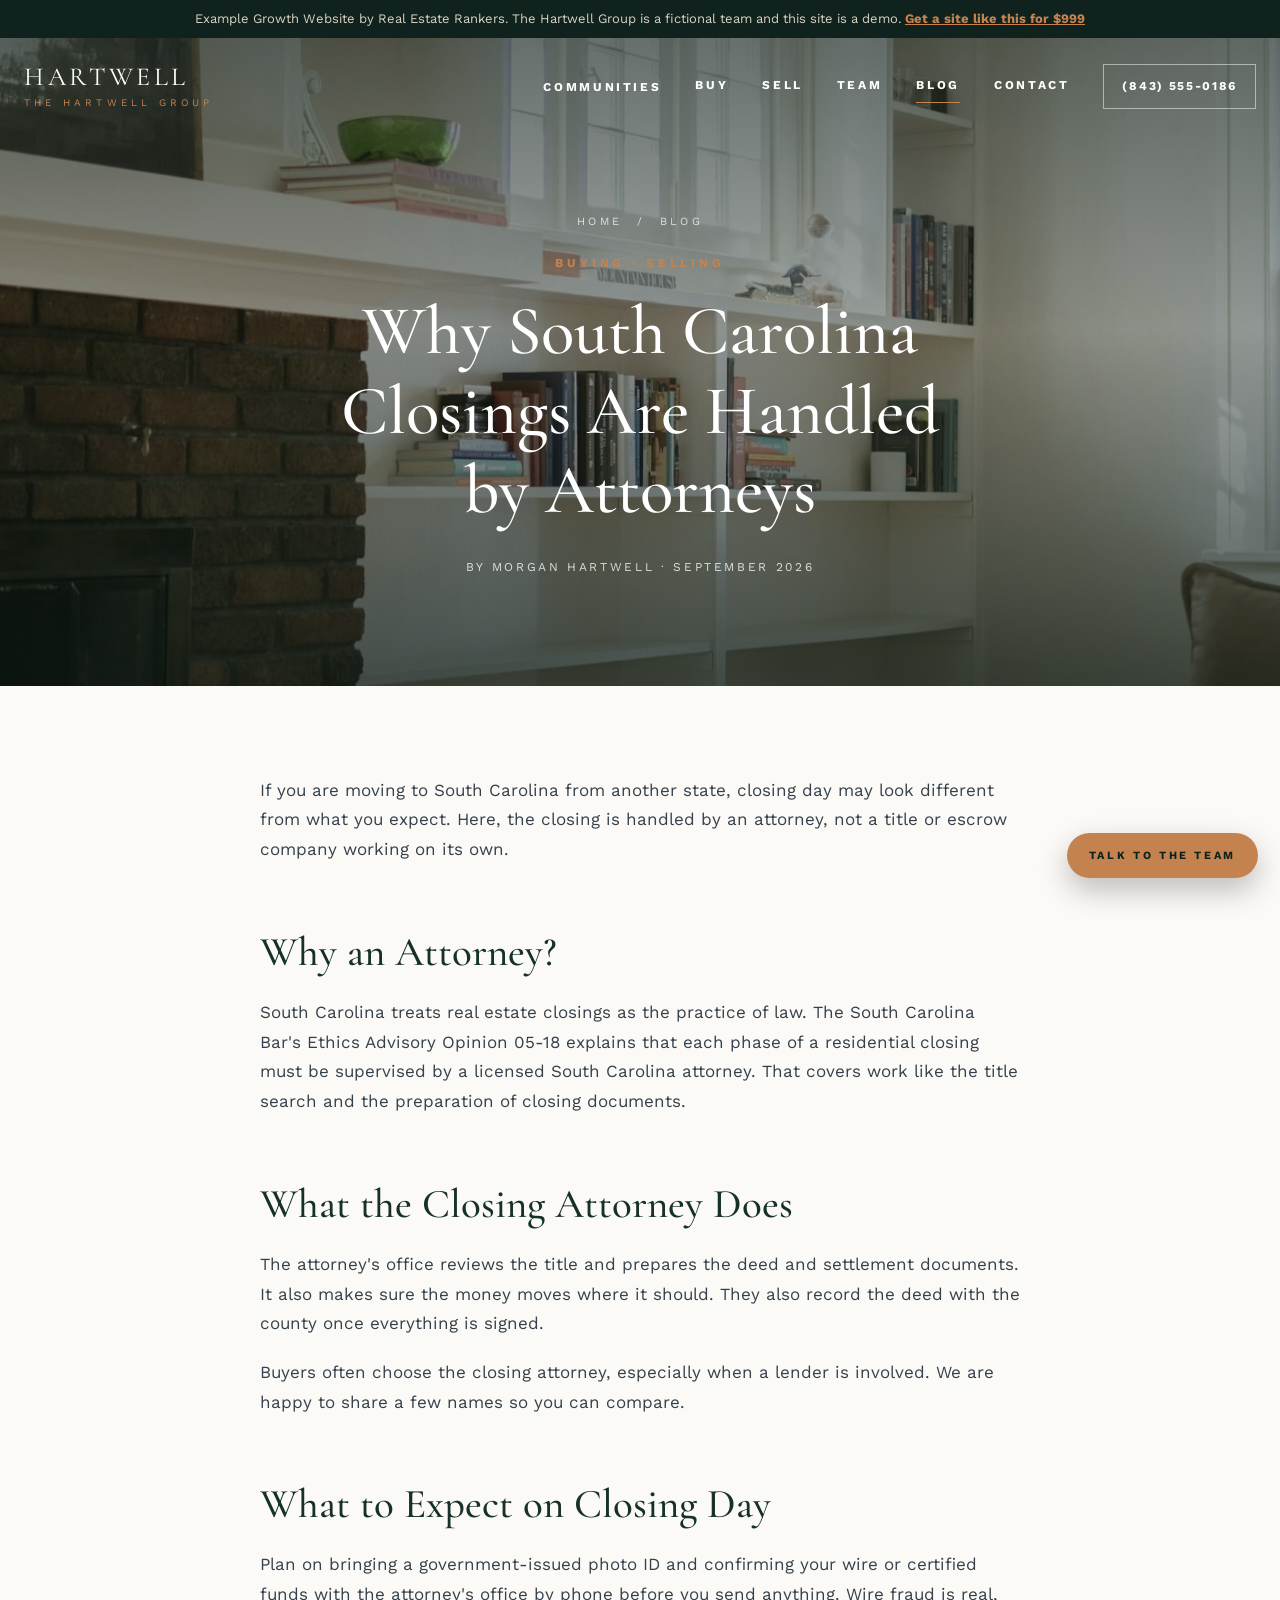
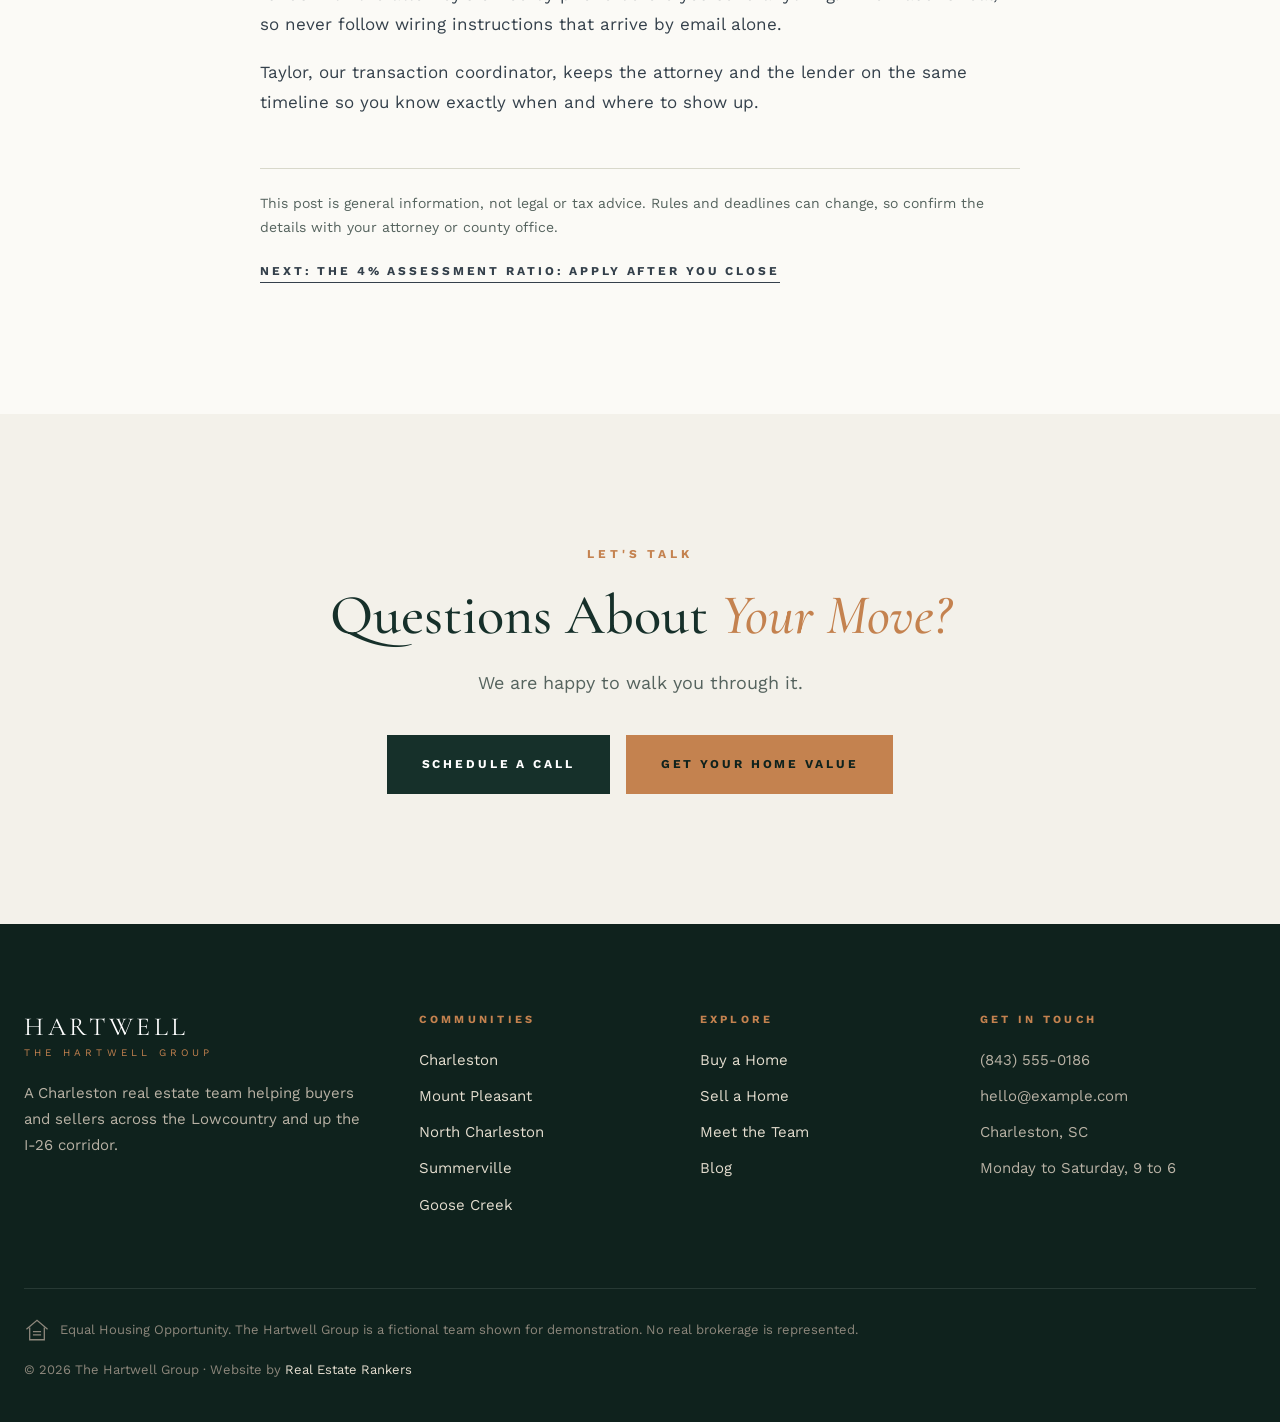
<file: blog/attorney-closings-south-carolina.html>
<!doctype html><html lang="en"><head><meta charset="utf-8"><meta name="viewport" content="width=device-width, initial-scale=1, viewport-fit=cover"><title>Why South Carolina Closings Are Handled by Attorneys | The Hartwell Group</title><meta name="description" content="What the closing attorney does and what to expect on closing day."><meta name="robots" content="noindex, nofollow"><link rel="preconnect" href="https://fonts.googleapis.com"><link rel="preconnect" href="https://fonts.gstatic.com" crossorigin><link rel="stylesheet" href="https://fonts.googleapis.com/css2?family=Cormorant+Garamond:ital,wght@0,500;0,600;1,500&family=Work+Sans:wght@400;500;600&display=swap"><link rel="stylesheet" href="../styles.css"></head><body>
<div class="demo">Example Growth Website by Real Estate Rankers. The Hartwell Group is a fictional team and this site is a demo. <a href="https://realestaterankers.com/real-estate-web-design/growth/">Get a site like this for $999</a></div>
<header class="site-head" id="top"><div class="wrap"><a class="logo" href="../index.html"><b>HARTWELL</b><small>The Hartwell Group</small></a>
<nav class="nav" aria-label="Main"><span class="has-sub"><a href="../charleston.html">Communities</a><span class="sub"><a href="../charleston.html">Charleston</a><a href="../mount-pleasant.html">Mount Pleasant</a><a href="../north-charleston.html">North Charleston</a><a href="../summerville.html">Summerville</a><a href="../goose-creek.html">Goose Creek</a></span></span><a href="../buyers.html">Buy</a><a href="../sellers.html">Sell</a><a href="../about.html">Team</a><a href="../blog.html" aria-current="page">Blog</a><a href="../contact.html">Contact</a><a class="phone" href="../contact.html">(843) 555-0186</a></nav>
<button class="menu-btn" type="button" aria-controls="drawer" aria-expanded="false">Menu</button></div></header>
<div class="drawer" id="drawer" hidden><button class="close" type="button">Close</button><a href="../index.html">Home</a><a href="../buyers.html">Buy</a><a href="../sellers.html">Sell</a><a href="../about.html">Team</a><a href="../blog.html">Blog</a><a href="../contact.html">Contact</a><span class="grp">Communities</span><a href="../charleston.html">Charleston</a><a href="../mount-pleasant.html">Mount Pleasant</a><a href="../north-charleston.html">North Charleston</a><a href="../summerville.html">Summerville</a><a href="../goose-creek.html">Goose Creek</a><p>(843) 555-0186<br>hello@example.com</p></div><main>

<section class="hero inner" style="background-image:url(../img/shelves.jpg)"><div class="wrap">
<div class="crumbs"><a href="../index.html">Home</a> &nbsp;/&nbsp; <a href="../blog.html">Blog</a></div>
<span class="eyebrow">Buying &middot; Selling</span><h1>Why South Carolina Closings Are Handled by Attorneys</h1><p class="byline">By Morgan Hartwell &middot; September 2026</p></div></section>
<article class="article"><div class="wrap"><div class="prose">
<p>If you are moving to South Carolina from another state, closing day may look different from what you expect. Here, the closing is handled by an attorney, not a title or escrow company working on its own.</p>
<h2>Why an Attorney?</h2>
<p>South Carolina treats real estate closings as the practice of law. The South Carolina Bar's Ethics Advisory Opinion 05-18 explains that each phase of a residential closing must be supervised by a licensed South Carolina attorney. That covers work like the title search and the preparation of closing documents.</p>
<h2>What the Closing Attorney Does</h2>
<p>The attorney's office reviews the title and prepares the deed and settlement documents. It also makes sure the money moves where it should. They also record the deed with the county once everything is signed.</p>
<p>Buyers often choose the closing attorney, especially when a lender is involved. We are happy to share a few names so you can compare.</p>
<h2>What to Expect on Closing Day</h2>
<p>Plan on bringing a government-issued photo ID and confirming your wire or certified funds with the attorney's office by phone before you send anything. Wire fraud is real, so never follow wiring instructions that arrive by email alone.</p>
<p>Taylor, our transaction coordinator, keeps the attorney and the lender on the same timeline so you know exactly when and where to show up.</p>
<p class="note">This post is general information, not legal or tax advice. Rules and deadlines can change, so confirm the details with your attorney or county office.</p>
<p><a class="textlink" href="four-percent-assessment-ratio.html">Next: The 4% Assessment Ratio: Apply After You Close</a></p>
</div></div></article>
<section class="cta-final"><div class="wrap"><span class="eyebrow">Let's Talk</span><h2>Questions About <em>Your Move?</em></h2><p>We are happy to walk you through it.</p>
<div class="ctas"><a class="btn dark" href="../contact.html">Schedule a Call</a><a class="btn" href="../sellers.html#valuation">Get Your Home Value</a></div></div></section></main><footer><div class="wrap"><div class="fgrid4">
<div><a class="logo" href="../index.html"><b>HARTWELL</b><small>The Hartwell Group</small></a>
<p>A Charleston real estate team helping buyers and sellers across the Lowcountry and up the I-26 corridor.</p></div>
<div><h4>Communities</h4><ul><li><a href="../charleston.html">Charleston</a></li><li><a href="../mount-pleasant.html">Mount Pleasant</a></li><li><a href="../north-charleston.html">North Charleston</a></li><li><a href="../summerville.html">Summerville</a></li><li><a href="../goose-creek.html">Goose Creek</a></li></ul></div>
<div><h4>Explore</h4><ul><li><a href="../buyers.html">Buy a Home</a></li><li><a href="../sellers.html">Sell a Home</a></li><li><a href="../about.html">Meet the Team</a></li><li><a href="../blog.html">Blog</a></li></ul></div>
<div><h4>Get in Touch</h4><ul><li>(843) 555-0186</li><li>hello@example.com</li><li>Charleston, SC</li><li>Monday to Saturday, 9 to 6</li></ul></div>
</div>
<div class="legal"><span class="eho"><svg viewBox="0 0 32 32" fill="none" stroke="currentColor" stroke-width="1.6"><path d="M3 15 16 4l13 11"/><path d="M7 13v15h18V13"/><path d="M11 18h10M11 22h10"/></svg> Equal Housing Opportunity. The Hartwell Group is a fictional team shown for demonstration. No real brokerage is represented.</span><span>&copy; 2026 The Hartwell Group &middot; Website by <a href="https://realestaterankers.com/">Real Estate Rankers</a></span></div>
</div></footer>
<a class="float-cta" href="../contact.html">Talk to the Team</a><script>
(function(){
  var h=document.querySelector('.site-head'),d=document.getElementById('drawer'),b=document.querySelector('.menu-btn');
  function onS(){ if(window.scrollY>90){h.classList.add('solid')}else{h.classList.remove('solid')} }
  window.addEventListener('scroll',onS,{passive:true});onS();
  b.addEventListener('click',function(){d.hidden=false;b.setAttribute('aria-expanded','true')});
  d.querySelector('.close').addEventListener('click',function(){d.hidden=true;b.setAttribute('aria-expanded','false')});
  document.querySelectorAll('form[data-demo]').forEach(function(f){
    f.addEventListener('submit',function(e){e.preventDefault();var n=f.querySelector('.formnote');if(n){n.hidden=false;n.scrollIntoView({block:'nearest',behavior:'smooth'})}});
  });
})();
</script>
</body></html>
</file>
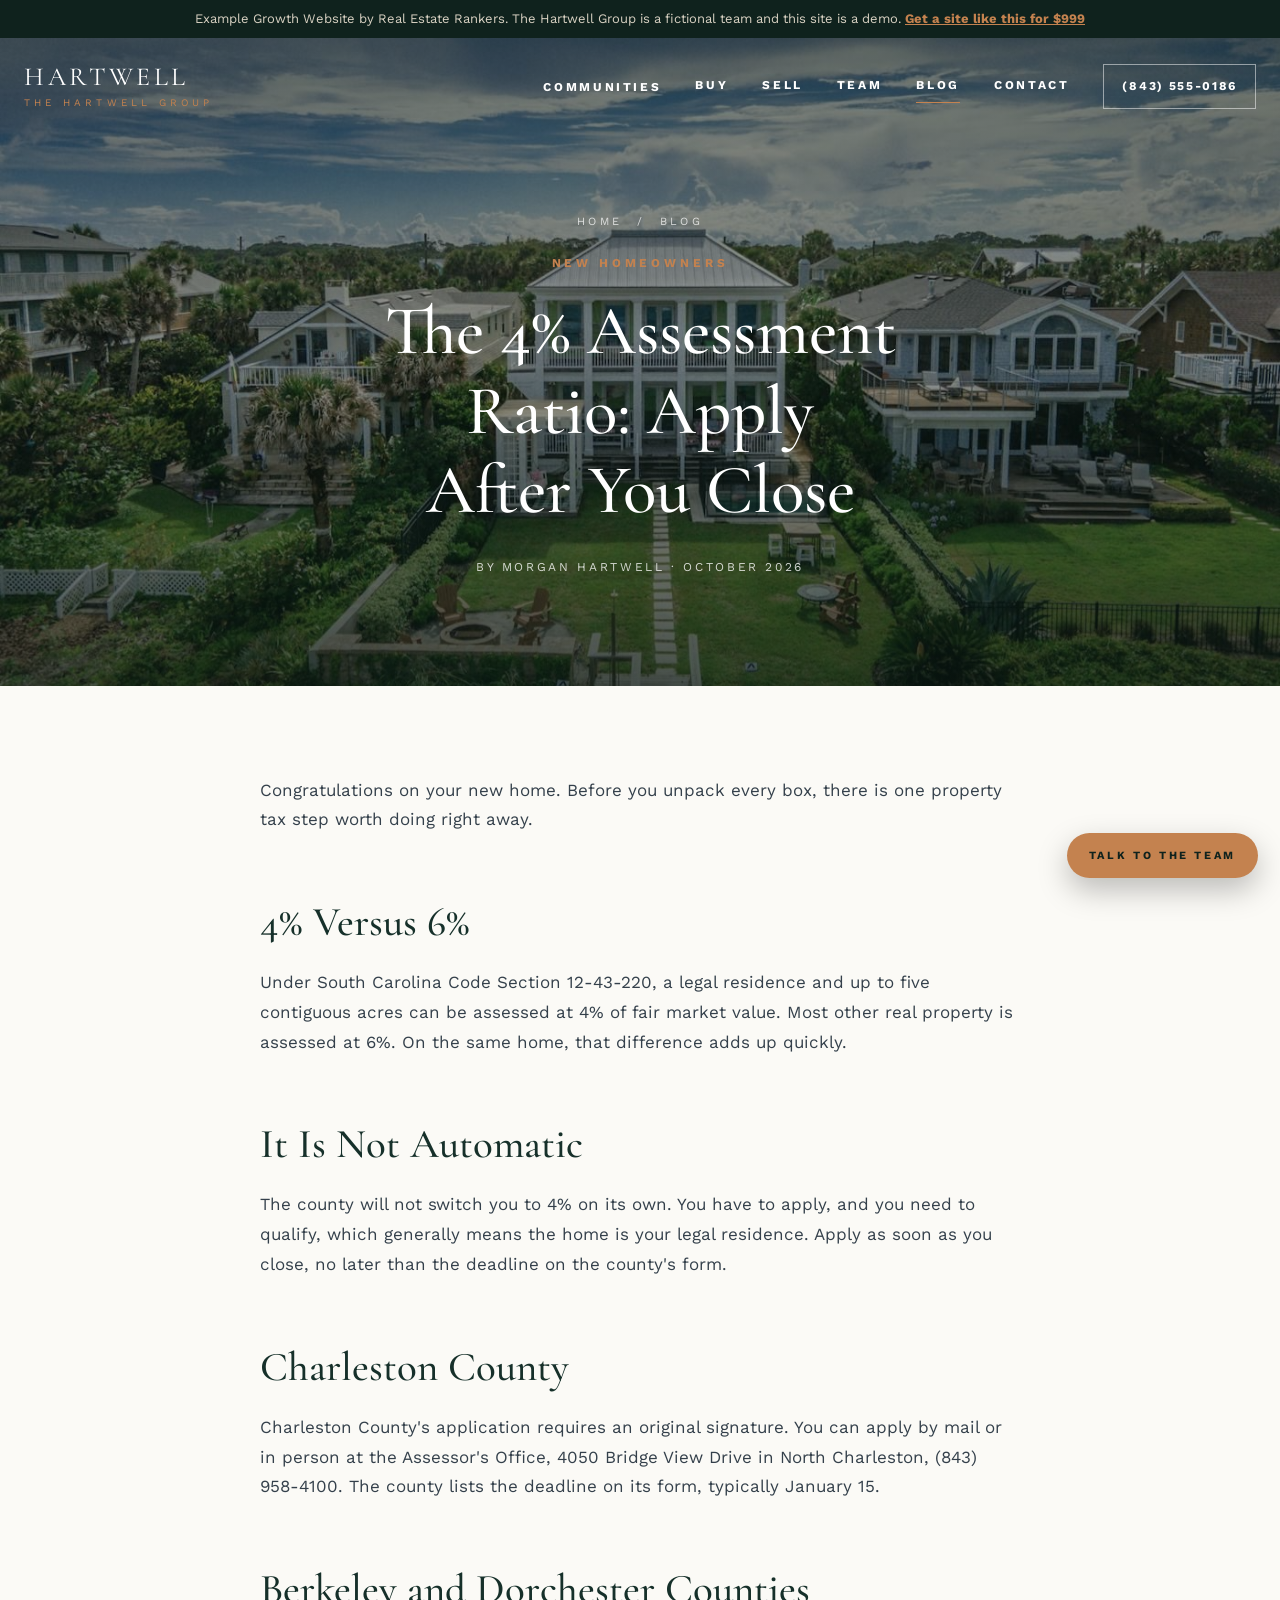
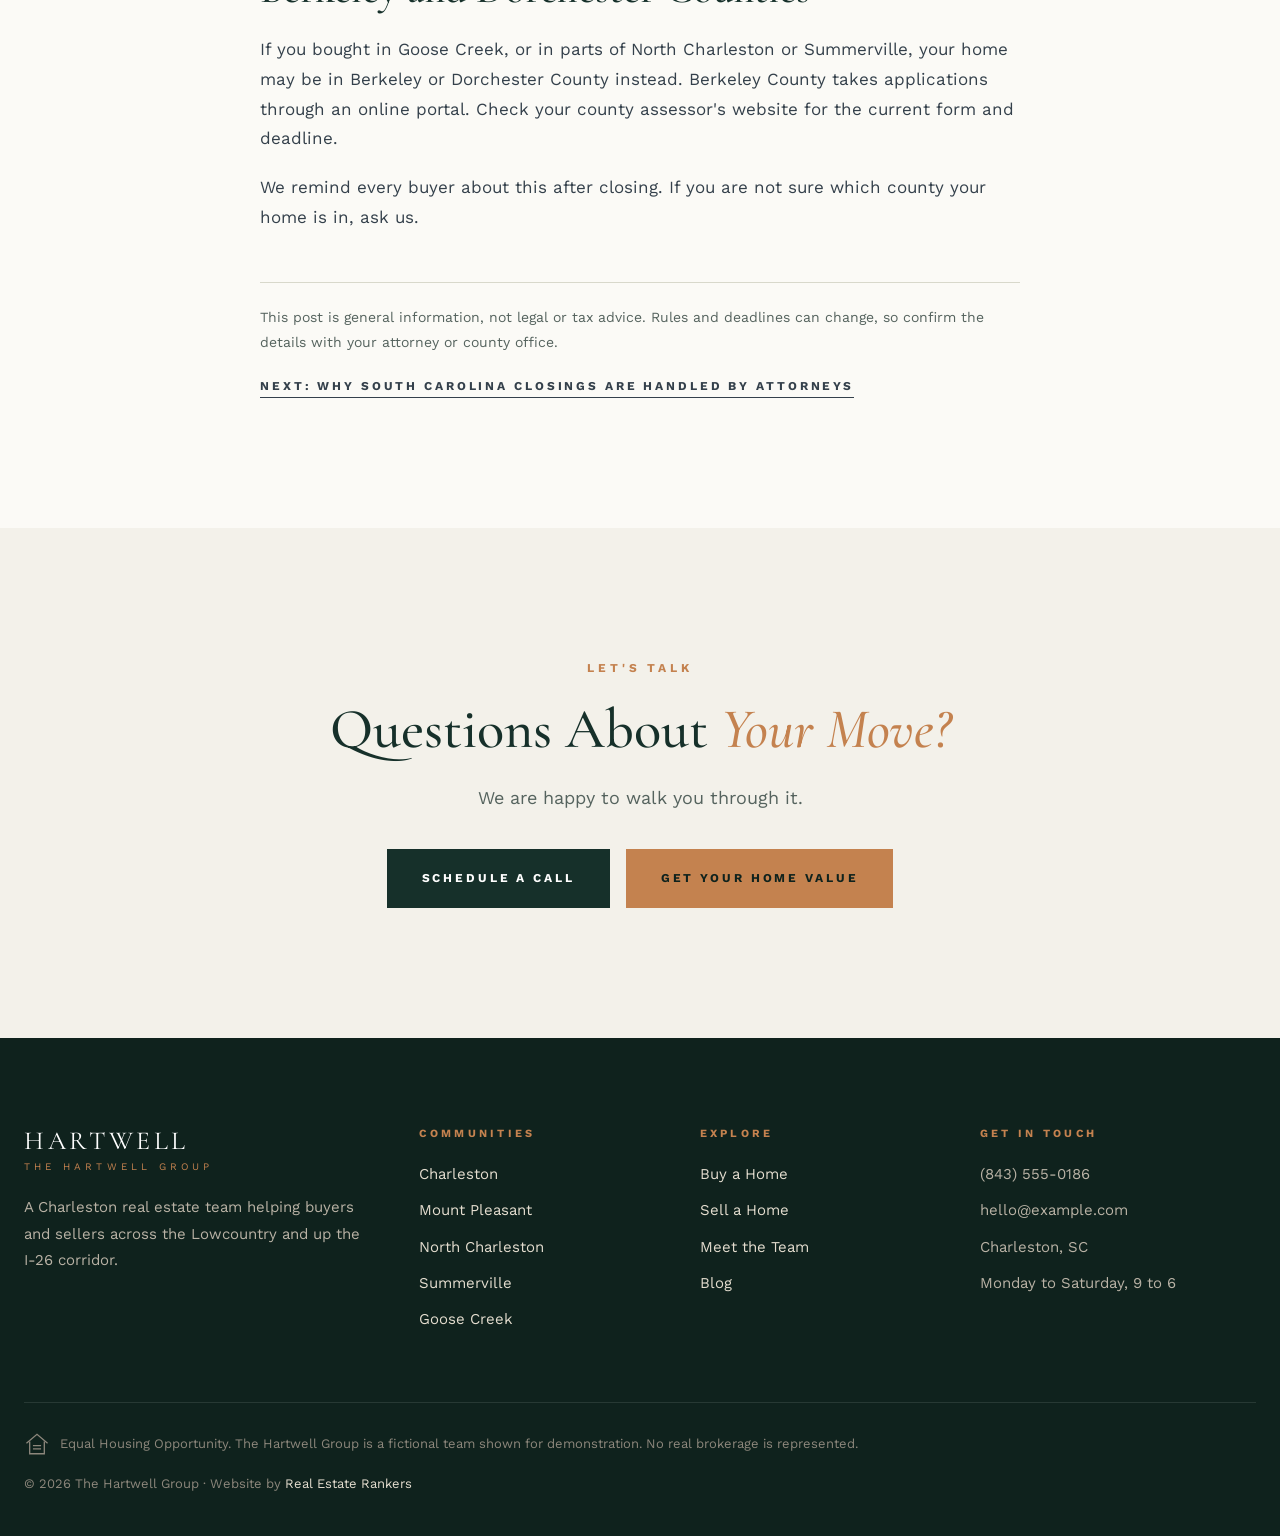
<file: blog/four-percent-assessment-ratio.html>
<!doctype html><html lang="en"><head><meta charset="utf-8"><meta name="viewport" content="width=device-width, initial-scale=1, viewport-fit=cover"><title>The 4% Assessment Ratio: Apply After You Close | The Hartwell Group</title><meta name="description" content="The property tax step many new South Carolina owners miss."><meta name="robots" content="noindex, nofollow"><link rel="preconnect" href="https://fonts.googleapis.com"><link rel="preconnect" href="https://fonts.gstatic.com" crossorigin><link rel="stylesheet" href="https://fonts.googleapis.com/css2?family=Cormorant+Garamond:ital,wght@0,500;0,600;1,500&family=Work+Sans:wght@400;500;600&display=swap"><link rel="stylesheet" href="../styles.css"></head><body>
<div class="demo">Example Growth Website by Real Estate Rankers. The Hartwell Group is a fictional team and this site is a demo. <a href="https://realestaterankers.com/real-estate-web-design/growth/">Get a site like this for $999</a></div>
<header class="site-head" id="top"><div class="wrap"><a class="logo" href="../index.html"><b>HARTWELL</b><small>The Hartwell Group</small></a>
<nav class="nav" aria-label="Main"><span class="has-sub"><a href="../charleston.html">Communities</a><span class="sub"><a href="../charleston.html">Charleston</a><a href="../mount-pleasant.html">Mount Pleasant</a><a href="../north-charleston.html">North Charleston</a><a href="../summerville.html">Summerville</a><a href="../goose-creek.html">Goose Creek</a></span></span><a href="../buyers.html">Buy</a><a href="../sellers.html">Sell</a><a href="../about.html">Team</a><a href="../blog.html" aria-current="page">Blog</a><a href="../contact.html">Contact</a><a class="phone" href="../contact.html">(843) 555-0186</a></nav>
<button class="menu-btn" type="button" aria-controls="drawer" aria-expanded="false">Menu</button></div></header>
<div class="drawer" id="drawer" hidden><button class="close" type="button">Close</button><a href="../index.html">Home</a><a href="../buyers.html">Buy</a><a href="../sellers.html">Sell</a><a href="../about.html">Team</a><a href="../blog.html">Blog</a><a href="../contact.html">Contact</a><span class="grp">Communities</span><a href="../charleston.html">Charleston</a><a href="../mount-pleasant.html">Mount Pleasant</a><a href="../north-charleston.html">North Charleston</a><a href="../summerville.html">Summerville</a><a href="../goose-creek.html">Goose Creek</a><p>(843) 555-0186<br>hello@example.com</p></div><main>

<section class="hero inner" style="background-image:url(../img/coastal-home.jpg)"><div class="wrap">
<div class="crumbs"><a href="../index.html">Home</a> &nbsp;/&nbsp; <a href="../blog.html">Blog</a></div>
<span class="eyebrow">New Homeowners</span><h1>The 4% Assessment Ratio: Apply After You Close</h1><p class="byline">By Morgan Hartwell &middot; October 2026</p></div></section>
<article class="article"><div class="wrap"><div class="prose">
<p>Congratulations on your new home. Before you unpack every box, there is one property tax step worth doing right away.</p>
<h2>4% Versus 6%</h2>
<p>Under South Carolina Code Section 12-43-220, a legal residence and up to five contiguous acres can be assessed at 4% of fair market value. Most other real property is assessed at 6%. On the same home, that difference adds up quickly.</p>
<h2>It Is Not Automatic</h2>
<p>The county will not switch you to 4% on its own. You have to apply, and you need to qualify, which generally means the home is your legal residence. Apply as soon as you close, no later than the deadline on the county's form.</p>
<h2>Charleston County</h2>
<p>Charleston County's application requires an original signature. You can apply by mail or in person at the Assessor's Office, 4050 Bridge View Drive in North Charleston, (843) 958-4100. The county lists the deadline on its form, typically January 15.</p>
<h2>Berkeley and Dorchester Counties</h2>
<p>If you bought in Goose Creek, or in parts of North Charleston or Summerville, your home may be in Berkeley or Dorchester County instead. Berkeley County takes applications through an online portal. Check your county assessor's website for the current form and deadline.</p>
<p>We remind every buyer about this after closing. If you are not sure which county your home is in, ask us.</p>
<p class="note">This post is general information, not legal or tax advice. Rules and deadlines can change, so confirm the details with your attorney or county office.</p>
<p><a class="textlink" href="attorney-closings-south-carolina.html">Next: Why South Carolina Closings Are Handled by Attorneys</a></p>
</div></div></article>
<section class="cta-final"><div class="wrap"><span class="eyebrow">Let's Talk</span><h2>Questions About <em>Your Move?</em></h2><p>We are happy to walk you through it.</p>
<div class="ctas"><a class="btn dark" href="../contact.html">Schedule a Call</a><a class="btn" href="../sellers.html#valuation">Get Your Home Value</a></div></div></section></main><footer><div class="wrap"><div class="fgrid4">
<div><a class="logo" href="../index.html"><b>HARTWELL</b><small>The Hartwell Group</small></a>
<p>A Charleston real estate team helping buyers and sellers across the Lowcountry and up the I-26 corridor.</p></div>
<div><h4>Communities</h4><ul><li><a href="../charleston.html">Charleston</a></li><li><a href="../mount-pleasant.html">Mount Pleasant</a></li><li><a href="../north-charleston.html">North Charleston</a></li><li><a href="../summerville.html">Summerville</a></li><li><a href="../goose-creek.html">Goose Creek</a></li></ul></div>
<div><h4>Explore</h4><ul><li><a href="../buyers.html">Buy a Home</a></li><li><a href="../sellers.html">Sell a Home</a></li><li><a href="../about.html">Meet the Team</a></li><li><a href="../blog.html">Blog</a></li></ul></div>
<div><h4>Get in Touch</h4><ul><li>(843) 555-0186</li><li>hello@example.com</li><li>Charleston, SC</li><li>Monday to Saturday, 9 to 6</li></ul></div>
</div>
<div class="legal"><span class="eho"><svg viewBox="0 0 32 32" fill="none" stroke="currentColor" stroke-width="1.6"><path d="M3 15 16 4l13 11"/><path d="M7 13v15h18V13"/><path d="M11 18h10M11 22h10"/></svg> Equal Housing Opportunity. The Hartwell Group is a fictional team shown for demonstration. No real brokerage is represented.</span><span>&copy; 2026 The Hartwell Group &middot; Website by <a href="https://realestaterankers.com/">Real Estate Rankers</a></span></div>
</div></footer>
<a class="float-cta" href="../contact.html">Talk to the Team</a><script>
(function(){
  var h=document.querySelector('.site-head'),d=document.getElementById('drawer'),b=document.querySelector('.menu-btn');
  function onS(){ if(window.scrollY>90){h.classList.add('solid')}else{h.classList.remove('solid')} }
  window.addEventListener('scroll',onS,{passive:true});onS();
  b.addEventListener('click',function(){d.hidden=false;b.setAttribute('aria-expanded','true')});
  d.querySelector('.close').addEventListener('click',function(){d.hidden=true;b.setAttribute('aria-expanded','false')});
  document.querySelectorAll('form[data-demo]').forEach(function(f){
    f.addEventListener('submit',function(e){e.preventDefault();var n=f.querySelector('.formnote');if(n){n.hidden=false;n.scrollIntoView({block:'nearest',behavior:'smooth'})}});
  });
})();
</script>
</body></html>
</file>
<file: styles.css>
:root{
  --ink:#16302a;--deep:#0f221d;--ivory:#f3f1ea;--sand:#e4e3d6;--paper:#fbfaf6;
  --brass:#c4824f;--brass-d:#a96a3b;--haint:#9fbfb4;--muted:#55635e;--line:#d8d8cb;
  --serif:"Cormorant Garamond",Georgia,"Times New Roman",serif;
  --sans:"Work Sans","Helvetica Neue",Arial,sans-serif;
  color-scheme:light;
}
*{box-sizing:border-box}
html{scroll-behavior:smooth}
body{margin:0;background:var(--paper);color:var(--ink);font-family:var(--sans);font-size:17px;line-height:1.75;font-weight:400;-webkit-font-smoothing:antialiased}
img{max-width:100%;display:block}
a{color:inherit}
h1,h2,h3,h4{font-family:var(--serif);font-weight:400;line-height:1.15;margin:0;text-wrap:balance}
h1 em,h2 em,h3 em{font-style:italic;color:var(--brass)}
p{margin:0 0 1.1em}
.wrap{width:min(1240px,100% - 48px);margin-inline:auto}
.narrow{width:min(820px,100% - 48px);margin-inline:auto}
.eyebrow{display:block;font-family:var(--sans);font-size:12px;font-weight:700;letter-spacing:.32em;text-transform:uppercase;color:var(--brass);margin-bottom:18px}
.btn{display:inline-flex;align-items:center;justify-content:center;gap:10px;font-family:var(--sans);font-size:12px;font-weight:700;letter-spacing:.24em;text-transform:uppercase;text-decoration:none;padding:18px 34px;border:1px solid var(--brass);background:var(--brass);color:var(--deep);transition:background .25s,color .25s,border-color .25s;cursor:pointer}
.btn:hover{background:transparent;color:var(--brass)}
.btn.ghost{background:transparent;color:#fff;border-color:rgba(255,255,255,.7)}
.btn.ghost:hover{background:#fff;color:var(--deep);border-color:#fff}
.btn.dark{background:var(--ink);border-color:var(--ink);color:#fff}
.btn.dark:hover{background:transparent;color:var(--ink)}
.textlink{font-size:12px;font-weight:700;letter-spacing:.24em;text-transform:uppercase;text-decoration:none;border-bottom:1px solid currentColor;padding-bottom:4px}

/* demo bar */
.demo{background:var(--deep);color:#d9d2c3;font-size:13px;text-align:center;padding:9px 16px;line-height:1.5;position:relative;z-index:60}
.demo a{color:var(--brass);font-weight:700}

/* header */
.site-head{position:absolute;left:0;right:0;z-index:50;padding:26px 0;transition:background .3s,padding .3s,box-shadow .3s}
.site-head.solid{position:fixed;top:0;background:rgba(15,34,29,.97);padding:14px 0;box-shadow:0 8px 30px rgba(0,0,0,.18)}
.site-head .wrap{display:flex;align-items:center;justify-content:space-between;gap:24px}
.logo{text-decoration:none;color:#fff;display:flex;flex-direction:column;line-height:1}
.logo b{font-family:var(--serif);font-weight:400;font-size:26px;letter-spacing:.14em}
.logo small{font-size:10px;letter-spacing:.42em;text-transform:uppercase;margin-top:8px;color:var(--brass)}
.nav{display:flex;align-items:center;gap:34px}
.nav a{color:#fff;text-decoration:none;font-size:12px;font-weight:700;letter-spacing:.22em;text-transform:uppercase;padding:6px 0;border-bottom:1px solid transparent}
.nav a:hover,.nav a[aria-current=page]{border-bottom-color:var(--brass)}
.nav .phone{border:1px solid rgba(255,255,255,.5);padding:11px 18px;letter-spacing:.14em}
.nav .phone:hover{border-color:var(--brass);color:var(--brass)}
.menu-btn{display:none;background:none;border:1px solid rgba(255,255,255,.5);color:#fff;padding:10px 14px;font:700 11px var(--sans);letter-spacing:.22em;text-transform:uppercase;cursor:pointer}
.drawer{position:fixed;inset:0;background:var(--deep);z-index:80;display:flex;flex-direction:column;padding:28px 24px;gap:6px}
.drawer[hidden]{display:none!important}
.drawer .close{align-self:flex-end;background:none;border:1px solid rgba(255,255,255,.4);color:#fff;padding:10px 14px;font:700 11px var(--sans);letter-spacing:.22em;cursor:pointer}
.drawer a{color:#fff;text-decoration:none;font-family:var(--serif);font-size:34px;padding:10px 0;border-bottom:1px solid rgba(255,255,255,.1)}
.drawer p{color:#b9b2a5;margin-top:24px;font-size:15px}

/* heroes */
.hero{position:relative;min-height:100vh;min-height:100svh;display:flex;align-items:center;justify-content:center;text-align:center;color:#fff;background:var(--deep) center/cover no-repeat;padding:150px 0 110px;overflow:hidden}
.hero::before{content:"";position:absolute;inset:0;background:linear-gradient(180deg,rgba(10,24,20,.62) 0%,rgba(10,24,20,.38) 45%,rgba(10,24,20,.72) 100%)}
.hero>*{position:relative}
.hero h1{font-size:clamp(40px,6vw,88px);max-width:20ch;margin:0 auto 26px}
.hero h1 em{color:#fff}
.hero .lede{font-size:clamp(17px,1.6vw,20px);max-width:58ch;margin:0 auto 38px;color:rgba(255,255,255,.88)}
.hero .ctas{display:flex;flex-wrap:wrap;gap:16px;justify-content:center}
.scroll-cue{position:absolute;bottom:34px;left:50%;transform:translateX(-50%);font-size:10px;letter-spacing:.4em;text-transform:uppercase;color:rgba(255,255,255,.75);display:flex;flex-direction:column;align-items:center;gap:10px}
.scroll-cue::after{content:"";width:1px;height:46px;background:linear-gradient(rgba(255,255,255,.8),transparent)}
.hero.inner{min-height:72vh;padding:170px 0 90px}
.hero.inner h1{font-size:clamp(40px,5.4vw,76px)}
.crumbs{font-size:11px;letter-spacing:.3em;text-transform:uppercase;color:rgba(255,255,255,.75);margin-bottom:22px}
.crumbs a{text-decoration:none}

/* marquee */
.marquee{background:var(--deep);color:#e8e1d3;overflow:hidden;border-top:1px solid rgba(195,161,103,.25);border-bottom:1px solid rgba(195,161,103,.25)}
.marquee .track{display:flex;gap:42px;width:max-content;padding:20px 0;animation:mq 46s linear infinite;font-family:var(--serif);font-style:italic;font-size:22px;white-space:nowrap}
.marquee span::after{content:"\2022";color:var(--brass);margin-left:42px;font-style:normal}
@keyframes mq{to{transform:translateX(-50%)}}
@media (prefers-reduced-motion:reduce){.marquee .track{animation:none}}

/* sections */
section{padding:120px 0}
.sec-head{text-align:center;max-width:760px;margin:0 auto 64px}
.sec-head h2{font-size:clamp(34px,4vw,54px);margin-bottom:20px}
.sec-head p{color:var(--muted);font-size:18px}
.bg-ivory{background:var(--ivory)}
.bg-sand{background:var(--sand)}
.bg-dark{background:var(--ink);color:#f1ece2}
.bg-dark .sec-head p,.bg-dark p{color:#c9c2b4}
.bg-dark h2,.bg-dark h3{color:#fff}

/* split intro */
.split{display:grid;grid-template-columns:1fr 1fr;gap:80px;align-items:center}
.split>*{min-width:0}
.split h2{font-size:clamp(34px,3.8vw,52px);margin-bottom:26px}
.split .photo{position:relative}
.split .photo img{width:100%;aspect-ratio:4/5;object-fit:cover}
.split .photo.wide img{aspect-ratio:5/4}
.split .photo::after{content:"";position:absolute;inset:26px -26px -26px 26px;border:1px solid var(--brass);z-index:-1}
.split.flip .photo{order:2}
.split.flip .photo::after{inset:26px 26px -26px -26px}
.sig{font-family:var(--serif);font-style:italic;font-size:30px;color:var(--brass);margin:6px 0 26px}
.facts{display:grid;grid-template-columns:repeat(2,1fr);gap:0;border-top:1px solid var(--line);margin:34px 0}
.facts div{padding:22px 0;border-bottom:1px solid var(--line)}
.facts div:nth-child(odd){padding-right:20px}
.facts b{display:block;font-family:var(--serif);font-weight:400;font-size:28px;color:var(--ink)}
.facts span{font-size:11px;letter-spacing:.24em;text-transform:uppercase;color:var(--muted)}

/* photo panels */
.panels{display:grid;grid-template-columns:1fr 1fr;gap:0}
.panel{position:relative;min-height:640px;display:flex;align-items:flex-end;color:#fff;text-decoration:none;background:center/cover no-repeat;overflow:hidden}
.panel::before{content:"";position:absolute;inset:0;background:linear-gradient(180deg,rgba(10,24,20,.08) 30%,rgba(10,24,20,.82) 100%);transition:background .4s}
.panel:hover::before{background:linear-gradient(180deg,rgba(10,24,20,.25) 0%,rgba(10,24,20,.9) 100%)}
.panel .in{position:relative;padding:56px;max-width:560px}
.panel h3{font-size:clamp(34px,3.6vw,50px);margin-bottom:14px}
.panel p{color:rgba(255,255,255,.85);margin-bottom:24px}
.panel .textlink{color:var(--brass)}

/* feature band */
.band{position:relative;background:center/cover fixed no-repeat;color:#fff;text-align:center;padding:150px 0}
.band::before{content:"";position:absolute;inset:0;background:rgba(10,24,20,.62)}
.band>*{position:relative}
.band h2{font-size:clamp(36px,4.6vw,62px);margin-bottom:22px}
.band p{max-width:60ch;margin:0 auto 36px;color:rgba(255,255,255,.88);font-size:18px}
@media (hover:none){.band{background-attachment:scroll}}

/* cards */
.hoods{display:grid;grid-template-columns:repeat(3,1fr);gap:26px}
.hood{position:relative;display:block;text-decoration:none;color:#fff;overflow:hidden;aspect-ratio:4/5;background:#222}
.hood img{width:100%;height:100%;object-fit:cover;transition:transform .8s}
.hood:hover img{transform:scale(1.06)}
.hood::after{content:"";position:absolute;inset:0;background:linear-gradient(180deg,transparent 40%,rgba(10,24,20,.85))}
.hood .cap{position:absolute;left:0;right:0;bottom:0;padding:30px;z-index:1}
.hood .cap small{display:block;font-size:10px;letter-spacing:.32em;text-transform:uppercase;color:var(--brass);margin-bottom:8px}
.hood .cap b{font-family:var(--serif);font-weight:400;font-size:30px;display:block}
.hood .cap span{font-size:14px;color:rgba(255,255,255,.82);display:block;margin-top:8px;line-height:1.55}

.pillars{display:grid;grid-template-columns:repeat(4,1fr);gap:0;border-top:1px solid var(--line)}
.pillar{padding:44px 34px 10px 0;border-right:1px solid var(--line);margin-right:34px}
.pillar:last-child{border-right:0;margin-right:0}
.pillar .num{font-family:var(--serif);font-style:italic;color:var(--brass);font-size:22px;display:block;margin-bottom:18px}
.pillar h3{font-size:24px;margin-bottom:14px}
.pillar p{color:var(--muted);font-size:16px}
.bg-dark .pillars,.bg-dark .pillar{border-color:rgba(255,255,255,.14)}

/* steps */
.steps{display:grid;grid-template-columns:repeat(2,1fr);gap:0 70px;counter-reset:s}
.step{display:grid;grid-template-columns:76px 1fr;gap:0 10px;padding:38px 0;border-top:1px solid var(--line)}
.step .n{font-family:var(--serif);font-size:44px;line-height:1;color:var(--brass)}
.step h3{font-size:25px;margin-bottom:12px}
.step p{color:var(--muted);font-size:16px;margin:0}
.bg-dark .step{border-color:rgba(255,255,255,.14)}

/* prose page content */
.prose h2{font-size:clamp(30px,3.2vw,42px);margin:64px 0 22px}
.prose h2:first-child{margin-top:0}
.prose h3{font-size:25px;margin:38px 0 14px}
.prose p,.prose li{color:#34404b}
.prose ul{padding-left:1.1em;margin:0 0 1.3em}
.prose li{margin-bottom:.55em}
.prose li::marker{color:var(--brass)}
.callout{background:var(--ivory);border-left:3px solid var(--brass);padding:30px 34px;margin:36px 0}
.callout h3{margin-top:0}
.callout p:last-child{margin-bottom:0}
.quote{font-family:var(--serif);font-style:italic;font-size:clamp(26px,2.8vw,38px);line-height:1.35;text-align:center;max-width:26ch;margin:0 auto}
.quote+cite{display:block;text-align:center;margin-top:22px;font-style:normal;font-size:12px;letter-spacing:.3em;text-transform:uppercase;color:var(--brass)}

/* tiles */
.tiles{display:grid;grid-template-columns:repeat(2,1fr);gap:26px}
.tile{background:var(--paper);border:1px solid var(--line);padding:42px}
.bg-paper .tile{background:var(--ivory)}
.tile .ic{width:44px;height:44px;color:var(--brass);margin-bottom:22px}
.tile h3{font-size:26px;margin-bottom:12px}
.tile p{color:var(--muted);font-size:16px;margin:0}
.tiles.three{grid-template-columns:repeat(3,1fr)}

/* reviews placeholder */
.reviews{display:grid;grid-template-columns:repeat(2,1fr);gap:26px}
.review{border:1px dashed rgba(255,255,255,.3);padding:44px;text-align:left}
.review .stars{color:var(--brass);letter-spacing:.3em;font-size:14px;margin-bottom:18px}
.review p{font-family:var(--serif);font-style:italic;font-size:21px;line-height:1.55;color:#efe9de!important}
.review small{font-size:11px;letter-spacing:.26em;text-transform:uppercase;color:var(--brass)}

/* faq */
.faq{max-width:880px;margin:0 auto}
.faq details{border-top:1px solid var(--line);padding:26px 0}
.faq details:last-child{border-bottom:1px solid var(--line)}
.faq summary{cursor:pointer;list-style:none;font-family:var(--serif);font-size:23px;display:flex;justify-content:space-between;gap:20px;align-items:flex-start}
.faq summary::-webkit-details-marker{display:none}
.faq summary::after{content:"+";color:var(--brass);font-family:var(--sans);font-size:26px;line-height:1;transition:transform .3s}
.faq details[open] summary::after{transform:rotate(45deg)}
.faq details p{color:var(--muted);margin:16px 0 0;max-width:70ch}

/* forms */
.formcard{background:var(--paper);padding:54px;box-shadow:0 30px 70px rgba(13,22,31,.12)}
.formcard h3{font-size:32px;margin-bottom:10px}
.formcard>p{color:var(--muted)}
.fgrid{display:grid;grid-template-columns:1fr 1fr;gap:18px;margin-top:26px}
.fgrid .full{grid-column:1/-1}
label{display:block;font-size:11px;font-weight:700;letter-spacing:.22em;text-transform:uppercase;color:var(--muted);margin-bottom:8px}
input,select,textarea{width:100%;font:16px var(--sans);color:var(--ink);background:#fff;border:1px solid var(--line);padding:15px 16px;border-radius:0}
input:focus,select:focus,textarea:focus{outline:2px solid var(--brass);outline-offset:0;border-color:var(--brass)}
textarea{min-height:140px;resize:vertical}
.formnote{margin-top:16px;background:var(--ivory);border-left:3px solid var(--brass);padding:14px 18px;font-size:15px}
.fine{font-size:13px;color:var(--muted);margin-top:14px}

/* contact cards */
.cinfo{display:grid;gap:0}
.cinfo div{padding:26px 0;border-bottom:1px solid var(--line)}
.cinfo small{display:block;font-size:11px;letter-spacing:.28em;text-transform:uppercase;color:var(--brass);margin-bottom:6px;font-weight:700}
.cinfo b{font-family:var(--serif);font-weight:400;font-size:24px}
.cinfo p{margin:4px 0 0;color:var(--muted);font-size:15px}

/* cta + footer */
.cta-final{text-align:center;padding:130px 0;background:var(--ivory)}
.cta-final h2{font-size:clamp(36px,4.4vw,60px);margin-bottom:20px}
.cta-final p{color:var(--muted);max-width:58ch;margin:0 auto 36px;font-size:18px}
.cta-final .ctas{display:flex;gap:16px;justify-content:center;flex-wrap:wrap}
footer{background:var(--deep);color:#b9b2a5;padding:90px 0 40px;font-size:15px}
.fgrid4{display:grid;grid-template-columns:1.5fr 1fr 1fr 1.2fr;gap:50px}
footer .logo{margin-bottom:22px}
footer h4{font-family:var(--sans);font-size:11px;font-weight:700;letter-spacing:.3em;text-transform:uppercase;color:var(--brass);margin-bottom:20px}
footer ul{list-style:none;margin:0;padding:0}
footer li{margin-bottom:10px}
footer a{text-decoration:none;color:#e4ddcf}
footer a:hover{color:var(--brass)}
.legal{border-top:1px solid rgba(255,255,255,.1);margin-top:60px;padding-top:28px;display:flex;flex-wrap:wrap;justify-content:space-between;gap:16px;font-size:13px;color:#8d877c}
.eho{display:inline-flex;align-items:center;gap:10px}
.eho svg{width:26px;height:26px}
.float-cta{position:fixed;right:22px;bottom:22px;z-index:40;background:var(--brass);color:var(--deep);text-decoration:none;font:700 11px var(--sans);letter-spacing:.24em;text-transform:uppercase;padding:16px 22px;box-shadow:0 12px 30px rgba(0,0,0,.25);border-radius:40px}

/* responsive */
@media (max-width:1080px){
  .nav{display:none}.menu-btn{display:inline-block}
  .split{gap:60px}
  .pillars{grid-template-columns:repeat(2,1fr)}
  .pillar{border-right:0;margin-right:0;padding-right:20px;border-bottom:1px solid var(--line)}
  .fgrid4{grid-template-columns:1fr 1fr}
  .tiles.three{grid-template-columns:repeat(2,1fr)}
}
@media (max-width:820px){
  body{font-size:16px}
  section{padding:84px 0}
  .split,.panels,.steps,.tiles,.tiles.three,.reviews{grid-template-columns:1fr}
  .split.flip .photo{order:0}
  .split .photo::after{display:none}
  .hoods{grid-template-columns:1fr 1fr}
  .panel{min-height:480px}.panel .in{padding:34px}
  .formcard{padding:32px 24px}
  .fgrid{grid-template-columns:1fr}
  .band{padding:110px 0}
}
@media (max-width:560px){
  .wrap,.narrow{width:calc(100% - 32px)}
  .hoods,.pillars,.fgrid4{grid-template-columns:1fr}
  .hero{padding:130px 0 100px}
  .hero .ctas .btn,.cta-final .btn{width:100%}
  .logo b{font-size:21px}
  .float-cta{right:14px;bottom:14px;padding:13px 18px}
  .step{grid-template-columns:56px 1fr}
  .step .n{font-size:34px}
}
.facts b{line-height:1.2;margin-bottom:6px}.facts span{display:block;line-height:1.5}
@media (max-width:560px){.eyebrow{letter-spacing:.22em}.scroll-cue{display:none}.facts b{font-size:22px}}

/* Growth demo additions */
h1,h2,h3,h4{font-weight:500}
.citygrid{display:grid;grid-template-columns:repeat(6,1fr);gap:22px}
.citygrid .hood{grid-column:span 2;aspect-ratio:4/5}
.citygrid .hood:nth-child(1),.citygrid .hood:nth-child(2){grid-column:span 3;aspect-ratio:16/11}
.qfacts{display:grid;grid-template-columns:repeat(4,1fr);gap:0;border-top:1px solid var(--line);border-bottom:1px solid var(--line)}
.qfacts>div{padding:30px 26px;border-left:1px solid var(--line);min-width:0}
.qfacts>div:first-child{border-left:0}
.qfacts small{display:block;font-size:11px;font-weight:600;letter-spacing:.26em;text-transform:uppercase;color:var(--brass);margin-bottom:10px}
.qfacts b{display:block;font-family:var(--serif);font-weight:500;font-size:24px;line-height:1.25}
.qfacts span{display:block;font-size:14px;color:var(--muted);margin-top:6px;line-height:1.5}
.spots{display:grid;grid-template-columns:repeat(2,1fr);gap:26px}
.spot{background:var(--paper);border:1px solid var(--line);padding:36px 38px;min-width:0}
.spot small{display:block;font-size:11px;font-weight:600;letter-spacing:.26em;text-transform:uppercase;color:var(--brass);margin-bottom:12px}
.spot h3{font-size:28px;margin-bottom:10px}
.spot p{color:var(--muted);font-size:16px;margin:0}
.posts{display:grid;grid-template-columns:repeat(2,1fr);gap:30px}
.post{display:block;text-decoration:none;background:var(--paper);border:1px solid var(--line);min-width:0}
.post img{width:100%;aspect-ratio:16/10;object-fit:cover}
.post .in{padding:30px 32px 34px}
.post small{display:block;font-size:11px;font-weight:600;letter-spacing:.26em;text-transform:uppercase;color:var(--brass);margin-bottom:12px}
.post h3{font-size:28px;margin-bottom:12px}
.post p{color:var(--muted);font-size:16px;margin:0 0 18px}
.post:hover h3{color:var(--brass-d)}
.byline{font-size:12px;letter-spacing:.22em;text-transform:uppercase;color:rgba(255,255,255,.8)}
.article{padding:90px 0 110px}
.article .prose{max-width:760px;margin:0 auto}
.article .note{font-size:14px;color:var(--muted);border-top:1px solid var(--line);padding-top:22px;margin-top:50px}
.team{display:grid;grid-template-columns:repeat(4,1fr);gap:24px}
.member{border:1px solid var(--line);background:var(--paper);padding:34px 28px;text-align:center;min-width:0}
.member .mono{width:96px;height:96px;border-radius:50%;margin:0 auto 20px;display:grid;place-items:center;background:var(--ink);color:var(--brass);font-family:var(--serif);font-size:34px;letter-spacing:.06em}
.member h3{font-size:24px;margin-bottom:6px}
.member small{display:block;font-size:11px;font-weight:600;letter-spacing:.24em;text-transform:uppercase;color:var(--brass);margin-bottom:14px}
.member p{font-size:15px;color:var(--muted);margin:0}
.nav .has-sub{position:relative}
.nav .sub{display:none;position:absolute;top:100%;left:-20px;background:var(--deep);padding:14px 0;min-width:230px;box-shadow:0 18px 40px rgba(0,0,0,.25)}
.nav .has-sub:hover .sub,.nav .has-sub:focus-within .sub{display:block}
.nav .sub a{display:block;padding:10px 22px;border:0;letter-spacing:.16em}
.nav .sub a:hover{color:var(--brass)}
.drawer .grp{font-size:11px;letter-spacing:.3em;text-transform:uppercase;color:var(--brass);margin-top:14px}
@media (max-width:1000px){.citygrid{grid-template-columns:1fr 1fr}.citygrid .hood,.citygrid .hood:nth-child(1),.citygrid .hood:nth-child(2){grid-column:auto;aspect-ratio:4/5}.qfacts{grid-template-columns:1fr 1fr}.qfacts>div:nth-child(3){border-left:0}.qfacts>div:nth-child(n+3){border-top:1px solid var(--line)}.team{grid-template-columns:1fr 1fr}}
@media (max-width:640px){.citygrid,.spots,.posts,.team{grid-template-columns:1fr}.qfacts{grid-template-columns:1fr}.qfacts>div{border-left:0;border-top:1px solid var(--line)}.qfacts>div:first-child{border-top:0}}

.member{padding:0;text-align:left;overflow:hidden}
.member .ph{display:block;width:100%;aspect-ratio:4/5;object-fit:cover;max-width:100%}
.member .bio{padding:26px 24px 30px}
.member .bio{display:flex;flex-direction:column;height:100%}
.member{display:flex;flex-direction:column}
.member .mc{margin-top:auto!important;padding-top:16px;border-top:1px solid var(--line);font-size:14px;color:var(--ink);font-variant-numeric:tabular-nums}
.member p+.mc{margin-top:18px}
.member .bio p:not(.mc){margin-bottom:18px}
</file>
